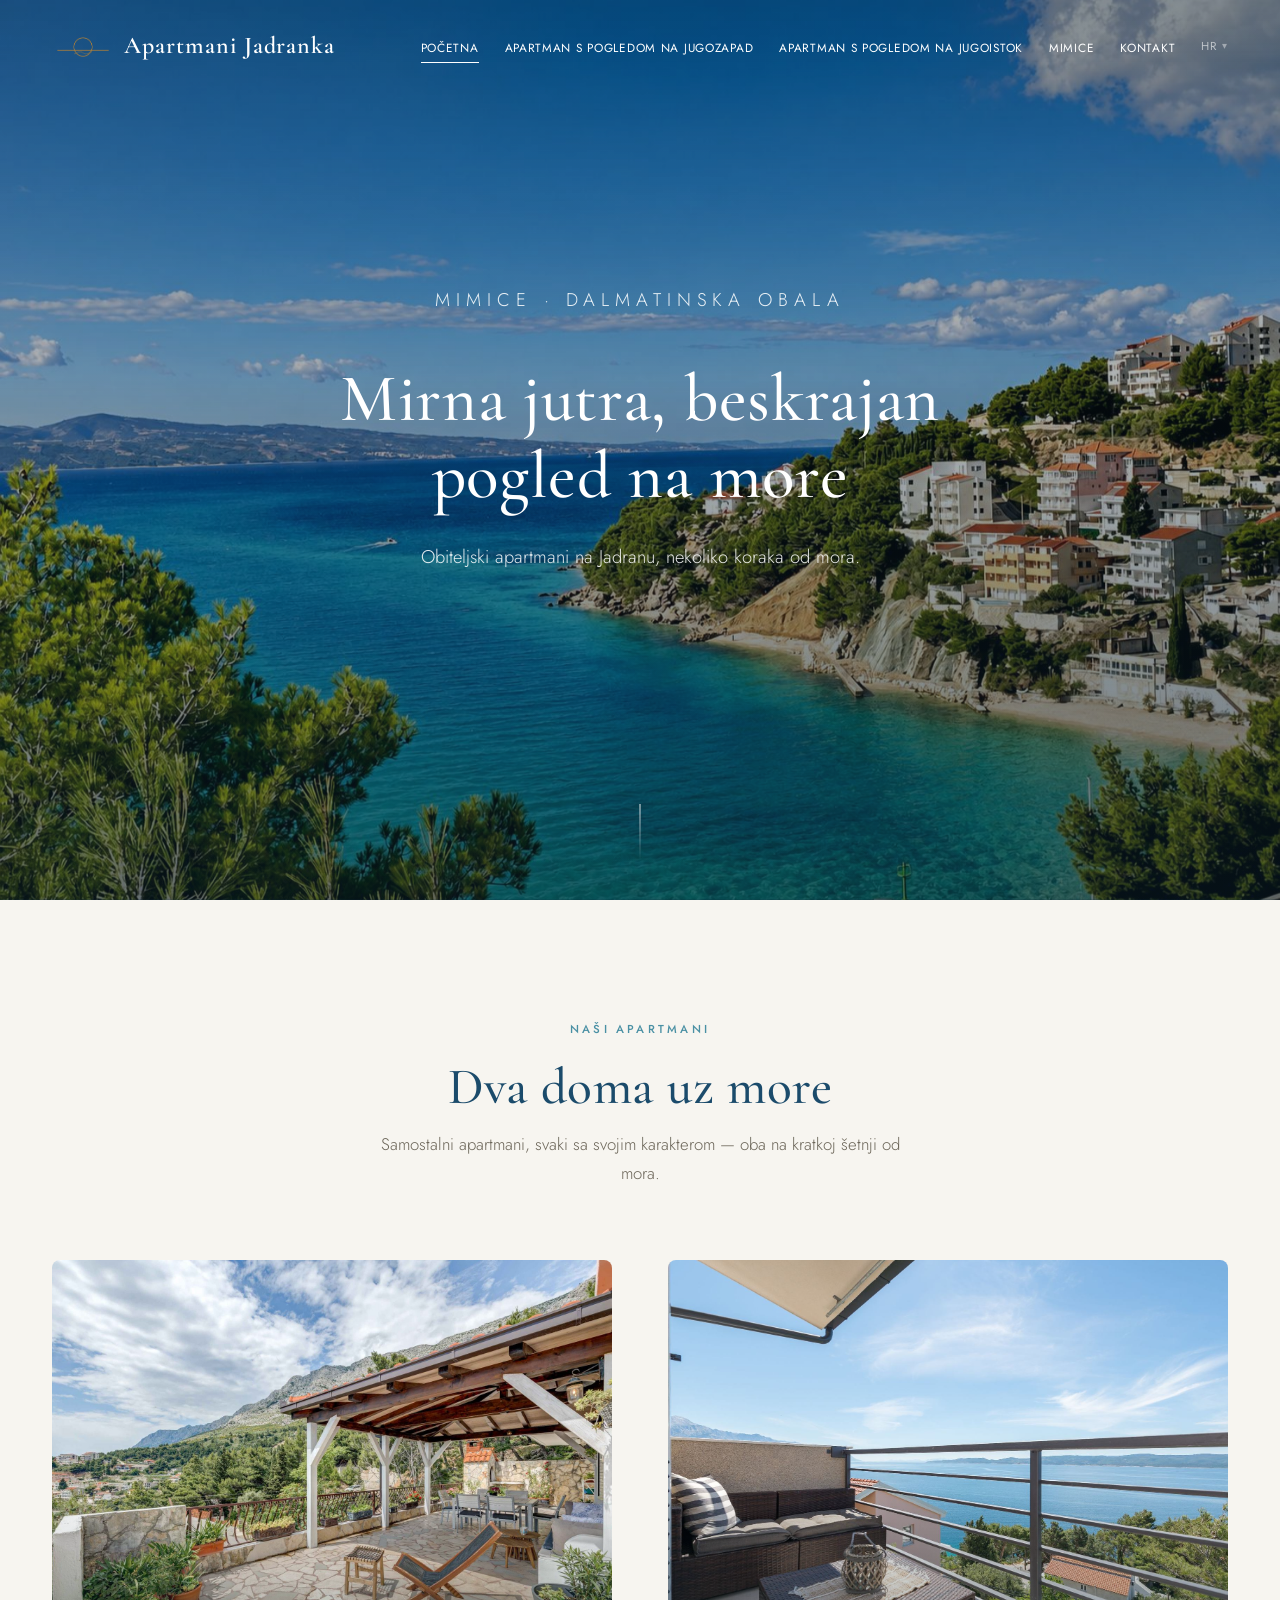
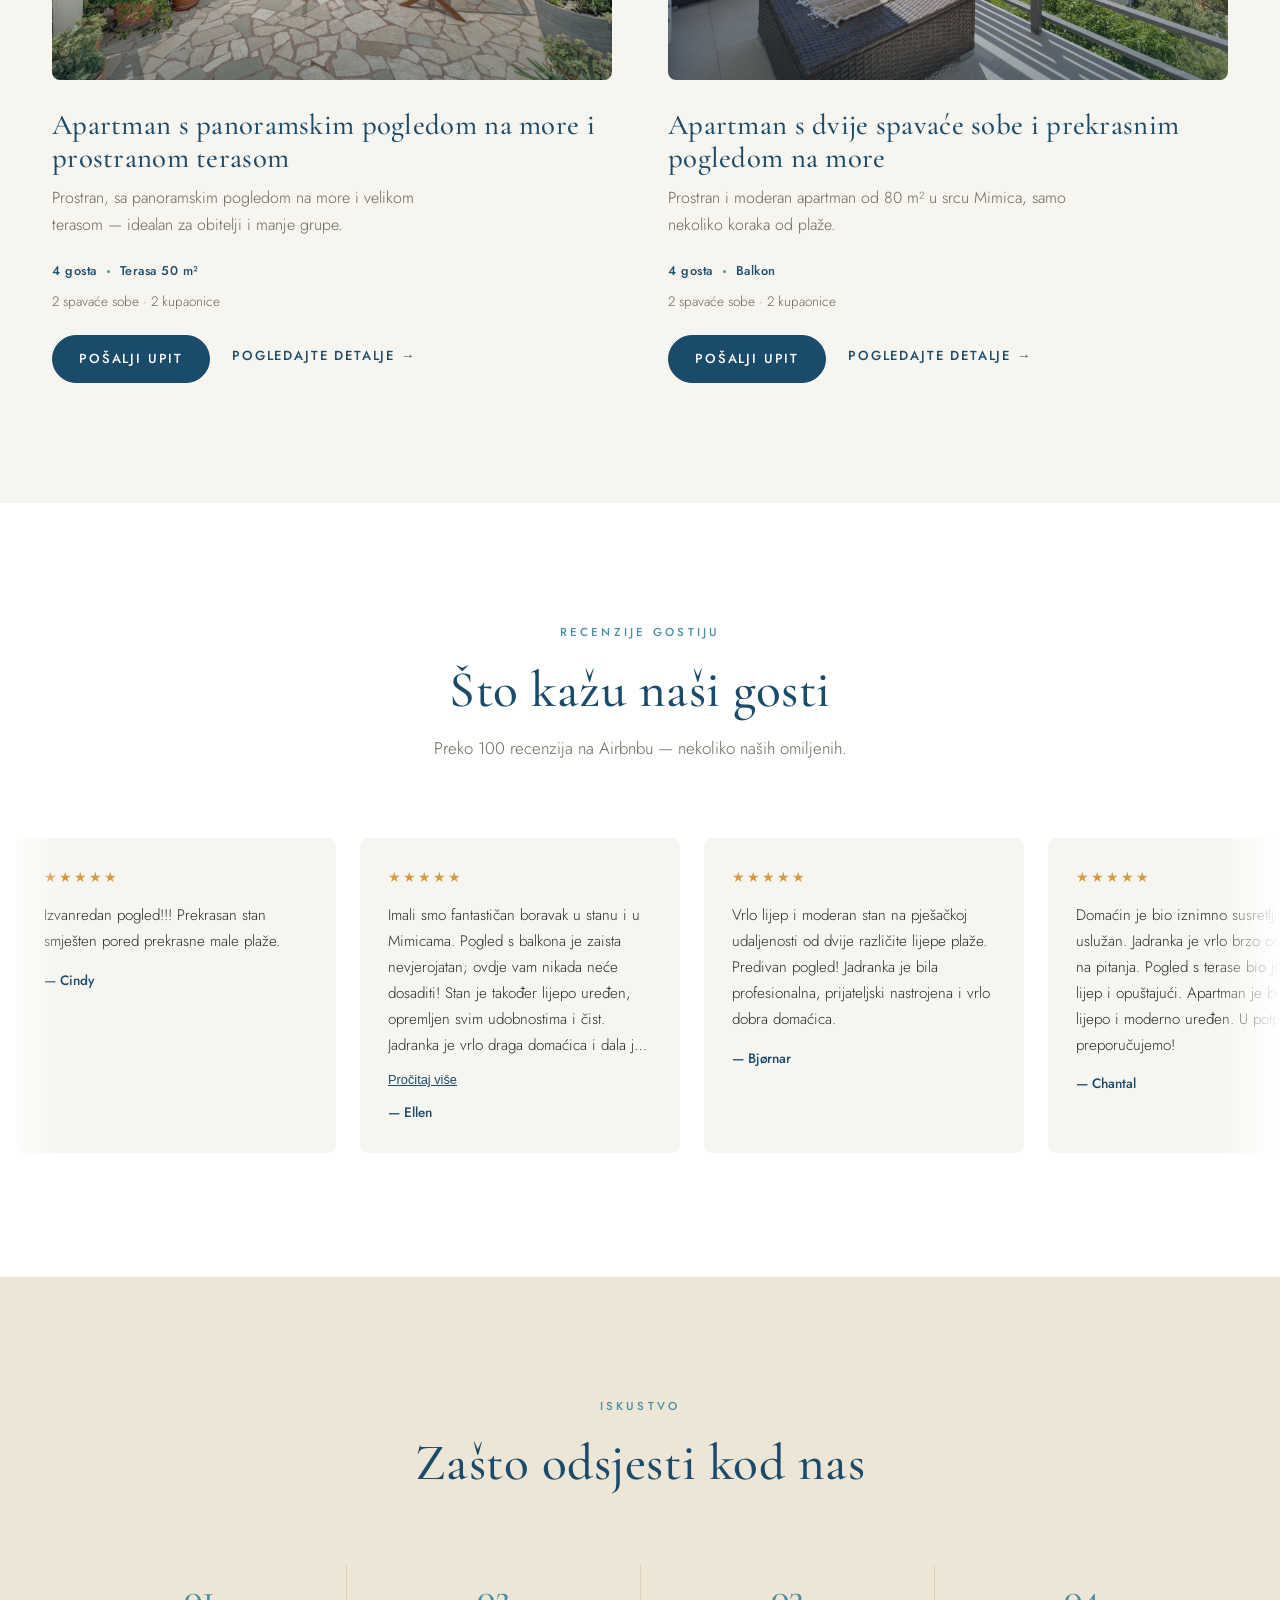
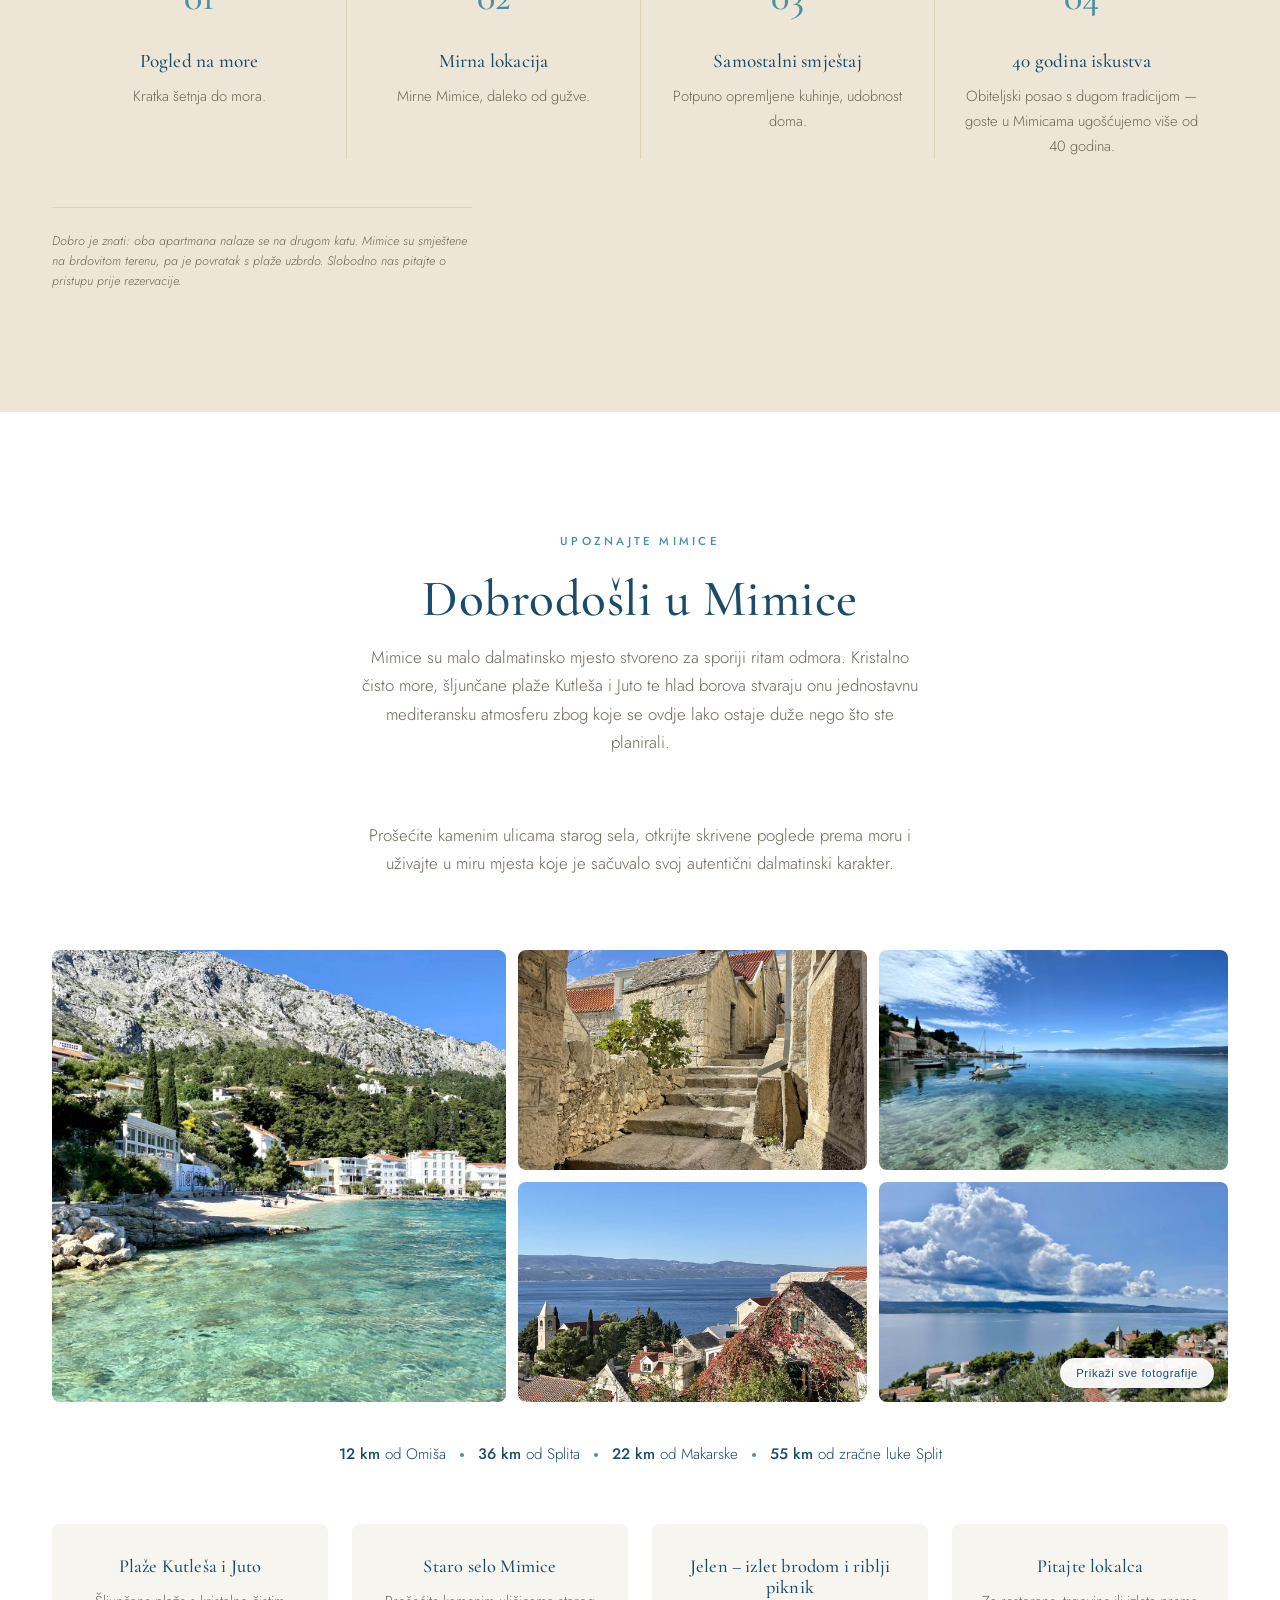
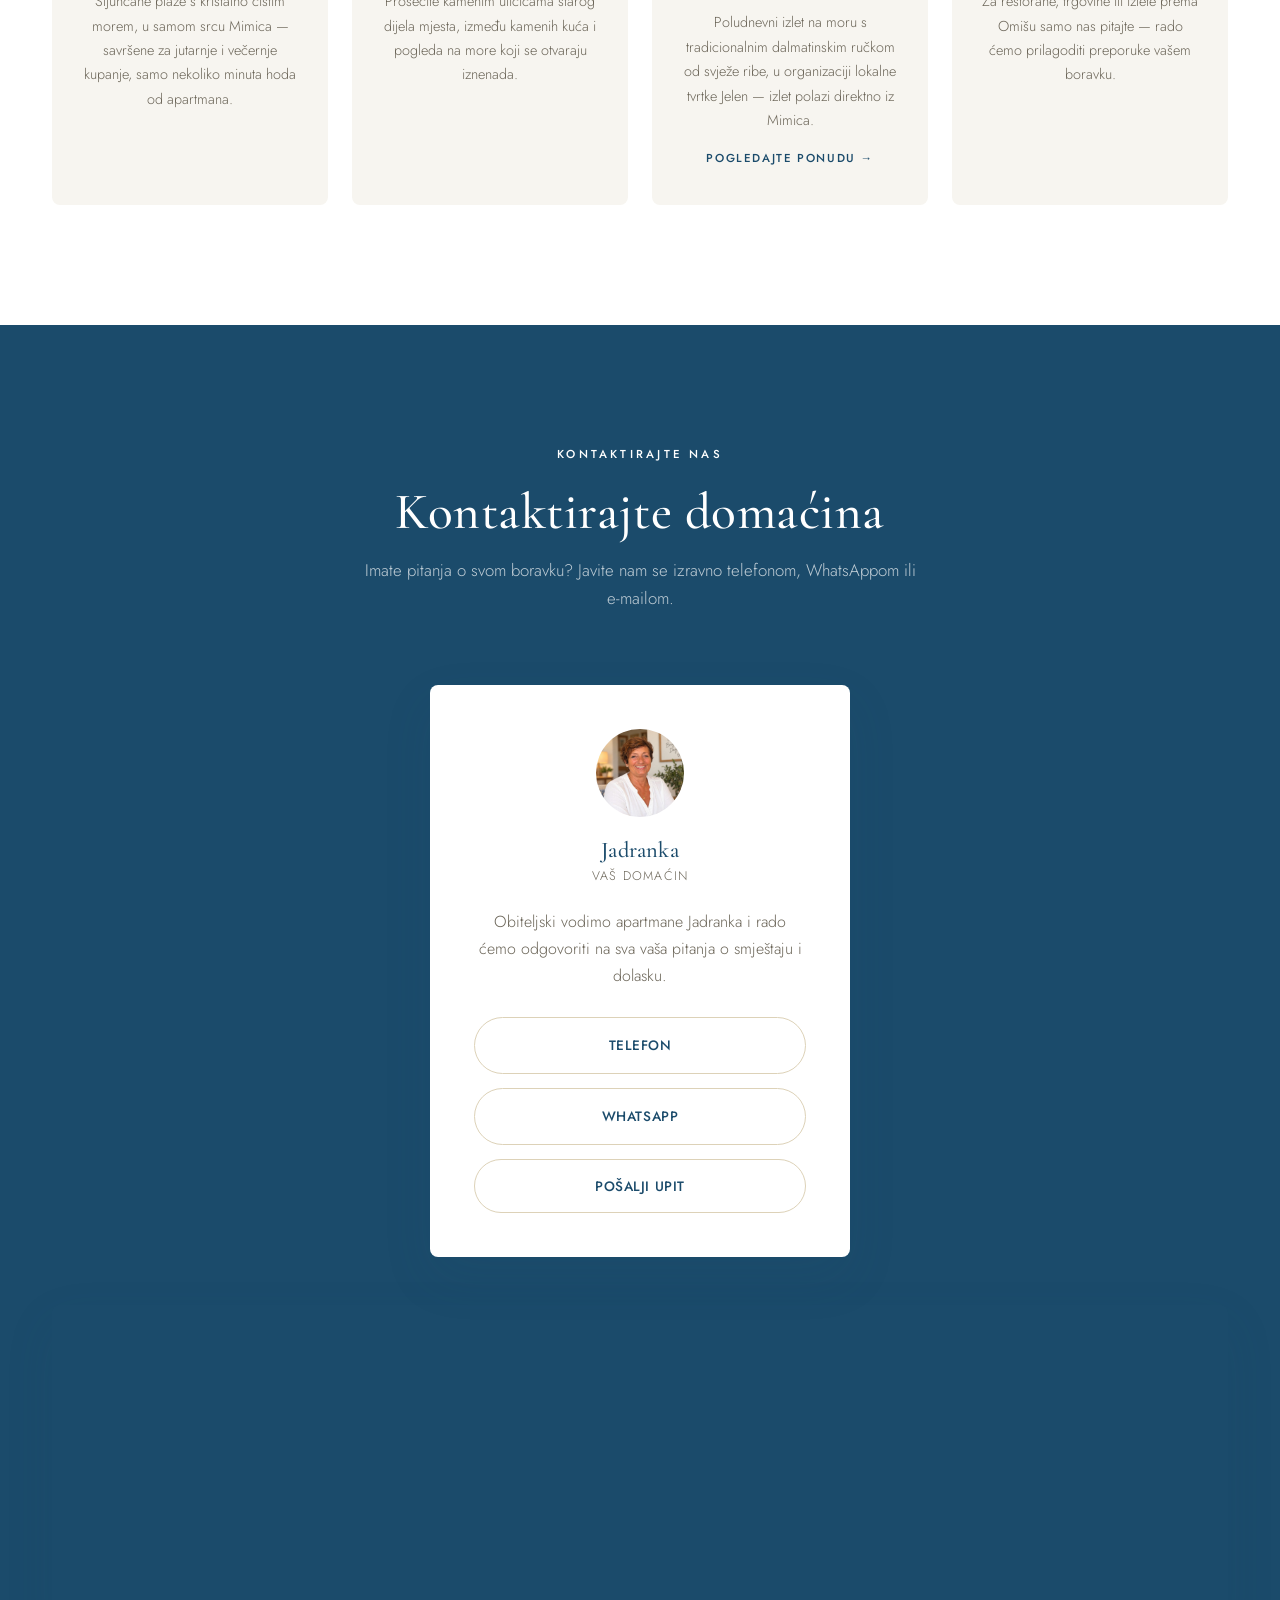
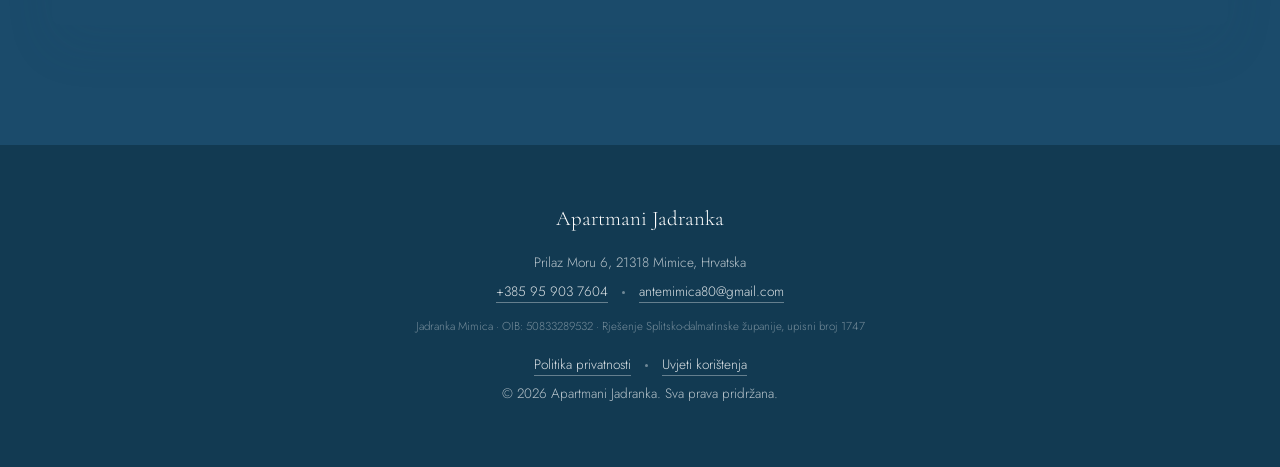
<file: index.html>
<!DOCTYPE html>
<html lang="hr">
<head>
  <!-- Google tag (gtag.js) -->
  <script async src="https://www.googletagmanager.com/gtag/js?id=G-CR2MEZJY6G"></script>
  <script>
    window.dataLayer = window.dataLayer || [];
    function gtag(){dataLayer.push(arguments);}
    gtag('js', new Date());
    gtag('config', 'G-CR2MEZJY6G');
  </script>
  <meta charset="UTF-8">
  <meta name="viewport" content="width=device-width, initial-scale=1.0">
  <title>Apartmani Jadranka Mimice | Smještaj uz more — Omiška rivijera</title>
  <meta name="description" content="Apartmani Jadranka u Mimicama na Omiškoj rivijeri, Dalmacija — dva uređena apartmana uz more s pogledom na more, terasama i klima uređajem, samo nekoliko minuta hoda od plaže. Provjerite dostupnost i rezervirajte direktno.">
  <meta name="keywords" content="apartmani Mimice, smještaj Omiš, apartmani Omiška rivijera, apartman uz more Mimice, privatni smještaj Omiš">
  <meta property="og:title" content="Apartmani Jadranka Mimice — Omiška rivijera">
  <meta property="og:description" content="Dva uređena apartmana uz more u Mimicama, idealno za obiteljski odmor.">
  <meta property="og:image" content="https://mimice.hr/images/mimice-hero.jpg">
  <meta property="og:url" content="https://mimice.hr/">
  <meta property="og:type" content="website">
  <meta name="twitter:card" content="summary_large_image">
  <meta name="twitter:title" content="Apartmani Jadranka Mimice — Omiška rivijera">
  <meta name="twitter:description" content="Dva uređena apartmana uz more u Mimicama, idealno za obiteljski odmor.">
  <meta name="twitter:image" content="https://mimice.hr/images/mimice-hero.jpg">
  <link rel="canonical" href="https://mimice.hr/">
  <link rel="alternate" hreflang="hr" href="https://mimice.hr/">
  <link rel="alternate" hreflang="en" href="https://mimice.hr/en/">
  <link rel="alternate" hreflang="x-default" href="https://mimice.hr/">
  <link rel="preconnect" href="https://fonts.googleapis.com">
  <link rel="preconnect" href="https://fonts.gstatic.com" crossorigin>
  <link href="https://fonts.googleapis.com/css2?family=Cormorant+Garamond:wght@500;600&family=Jost:wght@300;400;500&display=swap" rel="stylesheet">
  <link rel="preload" as="image" href="images/mimice-hero.jpg?v=20260911" fetchpriority="high">
  <link rel="icon" href="images/favicon.ico?v=20261019" sizes="any">
  <link rel="icon" type="image/png" sizes="32x32" href="images/favicon-32x32.png?v=20261019">
  <link rel="icon" type="image/png" sizes="16x16" href="images/favicon-16x16.png?v=20261019">
  <link rel="icon" type="image/png" sizes="48x48" href="images/favicon-48x48.png?v=20261019">
  <link rel="icon" type="image/png" sizes="96x96" href="images/favicon-96x96.png?v=20261019">
  <link rel="apple-touch-icon" href="images/apple-touch-icon.png">
  <link rel="stylesheet" href="css/style.css?v=20260938">
  <script type="application/ld+json">
  {
    "@context": "https://schema.org",
    "@type": "LodgingBusiness",
    "name": "Apartmani Jadranka",
    "description": "Apartmani uz more u Mimicama na Omiškoj rivijeri.",
    "image": "https://mimice.hr/images/mimice-hero.jpg",
    "url": "https://mimice.hr/",
    "telephone": "+385959037604",
    "email": "antemimica80@gmail.com",
    "address": {
      "@type": "PostalAddress",
      "streetAddress": "Prilaz Moru 6",
      "addressLocality": "Mimice",
      "postalCode": "21318",
      "addressRegion": "Splitsko-dalmatinska županija",
      "addressCountry": "HR"
    },
    "geo": {
      "@type": "GeoCoordinates",
      "latitude": 43.404,
      "longitude": 16.813
    },
    "checkinTime": "15:00",
    "checkoutTime": "10:00",
    "amenityFeature": [
      { "@type": "LocationFeatureSpecification", "name": "Free parking", "value": true },
      { "@type": "LocationFeatureSpecification", "name": "Wi-Fi", "value": true },
      { "@type": "LocationFeatureSpecification", "name": "Sea view", "value": true },
      { "@type": "LocationFeatureSpecification", "name": "Air conditioning", "value": true },
      { "@type": "LocationFeatureSpecification", "name": "Mountain view", "value": true },
      { "@type": "LocationFeatureSpecification", "name": "Private entrance", "value": true }
    ]
  }
  </script>
</head>
<body>

  <header class="site-header">
    <nav class="nav">
      <a href="index.html" class="nav-brand"><img src="images/nav-logo-icon.png" alt="Apartmani Jadranka logo" class="nav-logo-icon" width="62" height="28" loading="lazy">Apartmani Jadranka</a>
      <ul class="nav-links">
        <li><a href="index.html" class="active" data-i18n="nav.home">Home</a></li>
        <li><a href="pages/stan.html" data-i18n="nav.stan">Stan</a></li>
        <li><a href="pages/istok.html" data-i18n="nav.istok">Istok</a></li>
        <li><a href="index.html#mimice" data-i18n="nav.mimice">Mimice</a></li>
        <li><a href="index.html#contact" data-i18n="nav.contact">Contact</a></li>
        <li class="lang-switch">
          <button type="button" class="lang-toggle" aria-haspopup="listbox" aria-expanded="false">
            <span class="lang-current">HR</span>
          </button>
          <ul class="lang-menu" role="listbox">
            <li role="option"><button type="button" class="active" data-lang-btn="hr">Hrvatski</button></li>
            <li role="option"><a href="en/index.html" data-lang-btn="en">English</a></li>
            <li role="option"><button type="button" data-lang-btn="de">Deutsch</button></li>
            <li role="option"><button type="button" data-lang-btn="pl">Polski</button></li>
            <li role="option"><button type="button" data-lang-btn="cs">Čeština</button></li>
          </ul>
        </li>
      </ul>
      <button class="nav-toggle" aria-label="Toggle menu" aria-expanded="false">
        <span></span><span></span><span></span>
      </button>
      <div class="nav-backdrop"></div>
    </nav>
  </header>

  <main>

  <!-- ============ HERO ============ -->
  <section class="hero">
    <div class="hero-photo" style="background-image: url('images/mimice-hero.jpg?v=20260911');" aria-hidden="true"></div>
    <div class="weather-badge" id="weather-badge" data-i18n-aria-label="weather.badge_label" aria-label="Current time and temperature in Mimice" aria-live="polite" style="display: none;">
      <span class="weather-icon" id="weather-icon" aria-hidden="true"></span>
      <span class="weather-temp" id="weather-temp"></span>
      <span class="dot" aria-hidden="true"></span>
      <span class="weather-time" id="weather-time"></span>
    </div>
    <div class="hero-content">
      <p class="hero-eyebrow" data-i18n="home.hero.eyebrow">Mimice · Dalmatian Coast</p>
      <h1 data-i18n="home.hero.headline">Slow Mornings, Endless Sea Views</h1>
      <p data-i18n="home.hero.subtitle">Family-run apartments on the Adriatic, steps from the sea.</p>
    </div>
    <div class="scroll-cue"></div>
  </section>

  <!-- ============ INTRO / UNITS OVERVIEW ============ -->
  <section id="units" class="units-overview">
    <div class="container">
      <div class="section-header reveal">
        <span class="eyebrow" data-i18n="home.units.eyebrow">Our Apartments</span>
        <h2 class="section-title" data-i18n="home.units.title">Two Homes by the Sea</h2>
        <p class="section-subtitle" data-i18n="home.units.subtitle">Independent, self-contained apartments — each with its own character, both a short walk from the water.</p>
      </div>

      <div class="units-grid">
        <article class="unit-card reveal">
          <a href="pages/stan.html" class="unit-card-photo" data-i18n-aria-label="stan.display_name" aria-label="Stan"></a>
          <div class="unit-card-body">
            <h3><a href="pages/stan.html" data-i18n="stan.display_name">Stan</a></h3>
            <p data-i18n="home.units.stan_desc">Cozy and light-filled, with a private terrace — ideal for couples and small families.</p>
            <div class="unit-card-meta">
              <span data-i18n="home.units.stan_meta1">Sleeps 4</span>
              <span class="dot"></span>
              <span data-i18n="home.units.stan_meta2">Terrace</span>
            </div>
            <p class="unit-card-rooms" data-i18n="home.units.rooms">2 bedrooms · 2 bathrooms</p>
            <div class="unit-card-actions">
              <a href="pages/stan.html#availability" class="btn btn-primary" data-i18n="home.units.cta">Send Inquiry</a>
              <a href="pages/stan.html" class="text-link" data-i18n="home.units.stan_link">Discover Stan &rarr;</a>
            </div>
          </div>
        </article>

        <article class="unit-card reveal">
          <a href="pages/istok.html" class="unit-card-photo istok" data-i18n-aria-label="istok.display_name" aria-label="Istok"></a>
          <div class="unit-card-body">
            <h3><a href="pages/istok.html" data-i18n="istok.display_name">Istok</a></h3>
            <p data-i18n="home.units.istok_desc">A spacious, modern 80 m² apartment in the heart of Mimice, steps from the beach.</p>
            <div class="unit-card-meta">
              <span data-i18n="home.units.istok_meta1">Sleeps 4</span>
              <span class="dot"></span>
              <span data-i18n="home.units.istok_meta2">Balcony</span>
            </div>
            <p class="unit-card-rooms" data-i18n="home.units.rooms">2 bedrooms · 2 bathrooms</p>
            <div class="unit-card-actions">
              <a href="pages/istok.html#availability" class="btn btn-primary" data-i18n="home.units.cta">Send Inquiry</a>
              <a href="pages/istok.html" class="text-link" data-i18n="home.units.istok_link">Discover Istok &rarr;</a>
            </div>
          </div>
        </article>
      </div>
    </div>
  </section>

  <!-- ============ GUEST REVIEWS ============ -->
  <!-- Real Airbnb reviews (translated into HR/EN) — see js/reviews.js for the
       source data and js/i18n.js for the reviews.N.quote translations. The
       track below is built entirely by JS (duplicated for a seamless loop);
       this container just needs to exist. -->
  <section id="reviews" class="reviews-section">
    <div class="container">
      <div class="section-header reveal">
        <span class="eyebrow" data-i18n="reviews.eyebrow">Guest Reviews</span>
        <h2 class="section-title" data-i18n="reviews.title">What Our Guests Say</h2>
        <p class="section-subtitle" data-i18n="reviews.subtitle">Over 100 reviews on Airbnb — a few of our favorites.</p>
      </div>
    </div>
    <div class="reviews-track-wrap reveal">
      <div class="reviews-track" id="reviews-track"></div>
    </div>
  </section>

  <!-- ============ WHY STAY WITH US ============ -->
  <section class="why-stay">
    <div class="container">
      <div class="section-header reveal">
        <span class="eyebrow" data-i18n="home.why.eyebrow">The Experience</span>
        <h2 class="section-title" data-i18n="home.why.title">Why Stay With Us</h2>
      </div>

      <div class="features-grid reveal">
        <div class="feature-card">
          <div class="feature-icon">01</div>
          <h3 data-i18n="home.why.f1_title">Sea Views</h3>
          <p data-i18n="home.why.f1_desc">A short walk to the water's edge.</p>
        </div>
        <div class="feature-card">
          <div class="feature-icon">02</div>
          <h3 data-i18n="home.why.f2_title">Quiet Location</h3>
          <p data-i18n="home.why.f2_desc">Peaceful Mimice, away from the crowds.</p>
        </div>
        <div class="feature-card">
          <div class="feature-icon">03</div>
          <h3 data-i18n="home.why.f3_title">Self-Catering</h3>
          <p data-i18n="home.why.f3_desc">Fully equipped kitchens, home comforts.</p>
        </div>
        <div class="feature-card">
          <div class="feature-icon">04</div>
          <h3 data-i18n="home.why.f4_title">40 Years of Hospitality</h3>
          <p data-i18n="home.why.f4_desc">A family business with a long tradition — we have been welcoming guests in Mimice for more than 40 years.</p>
        </div>
      </div>

      <p class="why-footnote" data-i18n="home.why.notice">Good to know: both apartments are on the second floor. Mimice sits on a hillside, so the walk back from the beach is uphill. Feel free to ask us about access before booking.</p>
    </div>
  </section>

  <!-- ============ MIMICE ============ -->
  <section id="mimice" class="mimice-section">
    <div class="container">
      <div class="section-header reveal">
        <span class="eyebrow" data-i18n="mimice.eyebrow">Discover Mimice</span>
        <h2 class="section-title" data-i18n="mimice.title">Welcome to Mimice</h2>
        <p class="section-subtitle" data-i18n="mimice.intro">Mimice is a small Dalmatian village made for a slower kind of holiday. Crystal-clear sea, the pebble beaches of Kutleša and Juto, and the shade of pine trees create that simple Mediterranean feeling that makes it easy to stay longer than you planned.</p>
        <p class="section-subtitle" data-i18n="mimice.intro2">Wander the stone streets of the old village, discover hidden glimpses of the sea, and enjoy the peace of a place that has kept its authentic Dalmatian character.</p>
      </div>

      <!-- The 2 "featured" photos (class="gallery-featured") are the ones shown in the
           compact preview (js/gallery.js) before a visitor clicks "Show all photos" — move
           the class to different tiles below to change which photos represent Mimice. -->
      <div class="gallery-grid reveal">
        <div class="gallery-item gallery-featured" style="background: url('images/mimice-1.jpg?v=20260911') center/cover no-repeat;"><span data-i18n="mimice.gallery.1">Mimice Coastline</span></div>
        <div class="gallery-item gallery-featured" style="background: url('images/mimice-2.jpg?v=20260911') center/cover no-repeat;"><span data-i18n="mimice.gallery.2">Old Village Alley</span></div>
        <div class="gallery-item" style="background: url('images/mimice-3.jpg?v=20260911') center/cover no-repeat;"><span data-i18n="mimice.gallery.3">Village Harbour</span></div>
        <div class="gallery-item" style="background: url('images/mimice-4.jpg?v=20260911') center/cover no-repeat;"><span data-i18n="mimice.gallery.4">View Over the Old Village</span></div>
        <div class="gallery-item" style="background: url('images/mimice-5.jpg?v=20260911') center/cover no-repeat;"><span data-i18n="mimice.gallery.5">Mimice from Above</span></div>
        <div class="gallery-item" style="background: url('images/mimice-6.jpg?v=20260911') center/cover no-repeat;"><span data-i18n="mimice.gallery.6">Along the Beach</span></div>
        <div class="gallery-item" style="background: url('images/mimice-7.jpg?v=20260911') center/cover no-repeat;"><span data-i18n="mimice.gallery.7">Summer Days at the Beach</span></div>
        <div class="gallery-item" style="background: url('images/mimice-8.jpg?v=20260911') center/cover no-repeat;"><span data-i18n="mimice.gallery.8">Crystal-Clear Water</span></div>
        <div class="gallery-item" style="background: url('images/mimice-9.jpg?v=20260911') center/cover no-repeat;"><span data-i18n="mimice.gallery.9">A Quiet Cove</span></div>
        <div class="gallery-item" style="background: url('images/mimice-10.jpg?v=20260911') center/cover no-repeat;"><span data-i18n="mimice.gallery.10">Hidden Corner of the Coast</span></div>
        <div class="gallery-item" style="background: url('images/mimice-11.jpg?v=20260911') center/cover no-repeat;"><span data-i18n="mimice.gallery.11">Sunset by the Sea</span></div>
        <div class="gallery-item" style="background: url('images/mimice-12.jpg?v=20260911') center/cover no-repeat;"><span data-i18n="mimice.gallery.12">Evening on the Adriatic</span></div>
        <div class="gallery-item" style="background: url('images/mimice-13.jpg?v=20260911') center/cover no-repeat;"><span data-i18n="mimice.gallery.13">Mimice at Dusk</span></div>
        <div class="gallery-item" style="background: url('images/mimice-14.jpg?v=20260911') center/cover no-repeat;"><span data-i18n="mimice.gallery.14">Mimice by Night</span></div>
      </div>

      <p class="mimice-distances reveal">
        <span><strong>12 km</strong> <span data-i18n="mimice.dist_omis">from Omiš</span></span>
        <span class="dot" aria-hidden="true"></span>
        <span><strong>36 km</strong> <span data-i18n="mimice.dist_split">from Split</span></span>
        <span class="dot" aria-hidden="true"></span>
        <span><strong>22 km</strong> <span data-i18n="mimice.dist_makarska">from Makarska</span></span>
        <span class="dot" aria-hidden="true"></span>
        <span><strong>55 km</strong> <span data-i18n="mimice.dist_airport">from Split Airport</span></span>
      </p>

      <div class="mimice-highlights reveal">
        <div class="mimice-highlight-card">
          <h3 data-i18n="mimice.highlight1_title">Kutleša &amp; Juto Beaches</h3>
          <p data-i18n="mimice.highlight1_desc">Pebble beaches with crystal-clear water, right by the village. Bring water shoes — the walk back home is uphill.</p>
        </div>
        <div class="mimice-highlight-card">
          <h3 data-i18n="mimice.highlight2_title">The Old Stone Village</h3>
          <p data-i18n="mimice.highlight2_desc">Wander the stone lanes of the old village, between traditional houses and sudden glimpses of the sea.</p>
        </div>
        <div class="mimice-highlight-card">
          <h3 data-i18n="mimice.highlight3_title">Jelen – Boat Tour &amp; Fish Picnic</h3>
          <p data-i18n="mimice.highlight3_desc">A half-day trip on the water with a traditional Dalmatian fish lunch, run by the local Jelen boat tours — departing right from Mimice.</p>
          <a href="https://jelenmimice.com/" target="_blank" rel="noopener" class="text-link mimice-highlight-link" data-i18n="mimice.highlight3_link">View their tours →</a>
        </div>
        <div class="mimice-highlight-card">
          <h3 data-i18n="mimice.highlight4_title">Ask a Local</h3>
          <p data-i18n="mimice.highlight4_desc">For restaurants, shops, or trips toward Omiš, just ask us — we are happy to tailor suggestions to your stay.</p>
        </div>
      </div>
    </div>
  </section>

  <!-- ============ CONTACT / MESSAGE HOST ============ -->
  <section id="contact" class="contact-section">
    <div class="container">
      <div class="section-header reveal">
        <span class="eyebrow" data-i18n="contact.eyebrow">Get in Touch</span>
        <h2 class="section-title" data-i18n="contact.title">Message Your Host</h2>
        <p class="section-subtitle" data-i18n="contact.subtitle">Questions about your stay? Send us a message and we'll reply directly to your email.</p>
      </div>

      <div class="contact-grid contact-grid-solo reveal">
        <div class="host-card">
          <img class="host-avatar" src="images/host-jadranka.jpg" alt="Jadranka, domaćica Apartmana Jadranka u Mimicama" loading="lazy">
          <h3 class="host-name" data-i18n="contact.host_name">Jadranka</h3>
          <p class="host-role" data-i18n="contact.host_role">Your Host</p>
          <p class="host-blurb" data-i18n="contact.host_blurb">We run Apartmani Jadranka as a family and are always happy to answer your questions about the apartments and your stay.</p>
          <div class="host-contact-links">
            <a href="tel:+385959037604" class="host-contact-btn" data-i18n="contact.phone_cta">Phone</a>
            <a href="https://wa.me/385959037604" target="_blank" rel="noopener" class="host-contact-btn" data-i18n="contact.whatsapp_cta">WhatsApp</a>
            <button type="button" class="host-contact-btn" id="host-email-toggle" aria-expanded="false" aria-controls="host-email-form" data-i18n="contact.inquiry_cta">Send Inquiry</button>
          </div>

          <form id="host-email-form" class="inquiry-form host-email-form" action="https://formspree.io/f/xjyvnqla" method="POST" style="display: none;">
            <input type="text" name="_gotcha" style="display: none;" tabindex="-1" autocomplete="off">
            <input type="hidden" name="_subject" value="New message from mimice.hr">

            <div class="form-group">
              <label for="host-email-name" data-i18n="contact.form_name">Full Name</label>
              <input type="text" id="host-email-name" name="name" data-i18n-placeholder="contact.form_name_ph" placeholder="Your name" required>
            </div>
            <div class="form-group">
              <label for="host-email-email" data-i18n="contact.form_email">Email</label>
              <input type="email" id="host-email-email" name="email" placeholder="you@example.com" required>
            </div>
            <div class="form-group">
              <label for="host-email-message" data-i18n="contact.form_message">Message</label>
              <textarea id="host-email-message" name="message" data-i18n-placeholder="contact.host_form_message_ph" placeholder="How can we help?" required></textarea>
            </div>

            <button type="submit" class="btn btn-primary" data-i18n="contact.host_form_submit">Send Message</button>
            <div id="host-email-status" class="form-status" role="status"></div>
          </form>
        </div>
      </div>

      <div class="contact-map reveal">
        <iframe
          src="https://www.google.com/maps?q=Prilaz+Moru+6,+21318+Mimice,+Croatia&output=embed"
          width="100%" height="320" style="border:0;" allowfullscreen="" loading="lazy"
          referrerpolicy="no-referrer-when-downgrade"
          title="Apartmani Jadranka — Prilaz Moru 6, Mimice"></iframe>
      </div>
    </div>
  </section>

  </main>

  <footer class="site-footer">
    <div class="container">
      <p class="footer-brand">Apartmani Jadranka</p>
      <p data-i18n="footer.address">Prilaz Moru 6, 21318 Mimice, Hrvatska</p>
      <p class="footer-contact">
        <a href="tel:+385959037604">+385 95 903 7604</a>
        <span class="dot" aria-hidden="true"></span>
        <a href="mailto:antemimica80@gmail.com">antemimica80@gmail.com</a>
      </p>
      <p class="footer-legal-id" data-i18n="footer.legal_id">Jadranka Mimica · OIB: 50833289532 · Approval by Split-Dalmatia County, registration no. 1747</p>
      <p class="footer-links">
        <a href="privacy.html" data-i18n="footer.privacy_link">Privacy Policy</a>
        <span class="dot" aria-hidden="true"></span>
        <a href="terms.html" data-i18n="footer.terms_link">Terms of Use</a>
      </p>
      <p>&copy; <span id="year"></span> Apartmani Jadranka. <span data-i18n="footer.rights">All rights reserved.</span></p>
    </div>
  </footer>

  <script src="js/i18n.js?v=20260938"></script>
  <script src="js/main.js?v=20260927"></script>
  <script src="js/gallery.js?v=20260911"></script>
  <script src="js/reviews.js?v=20260913"></script>
  <script>document.getElementById('year').textContent = new Date().getFullYear();</script>
</body>
</html>
</file>
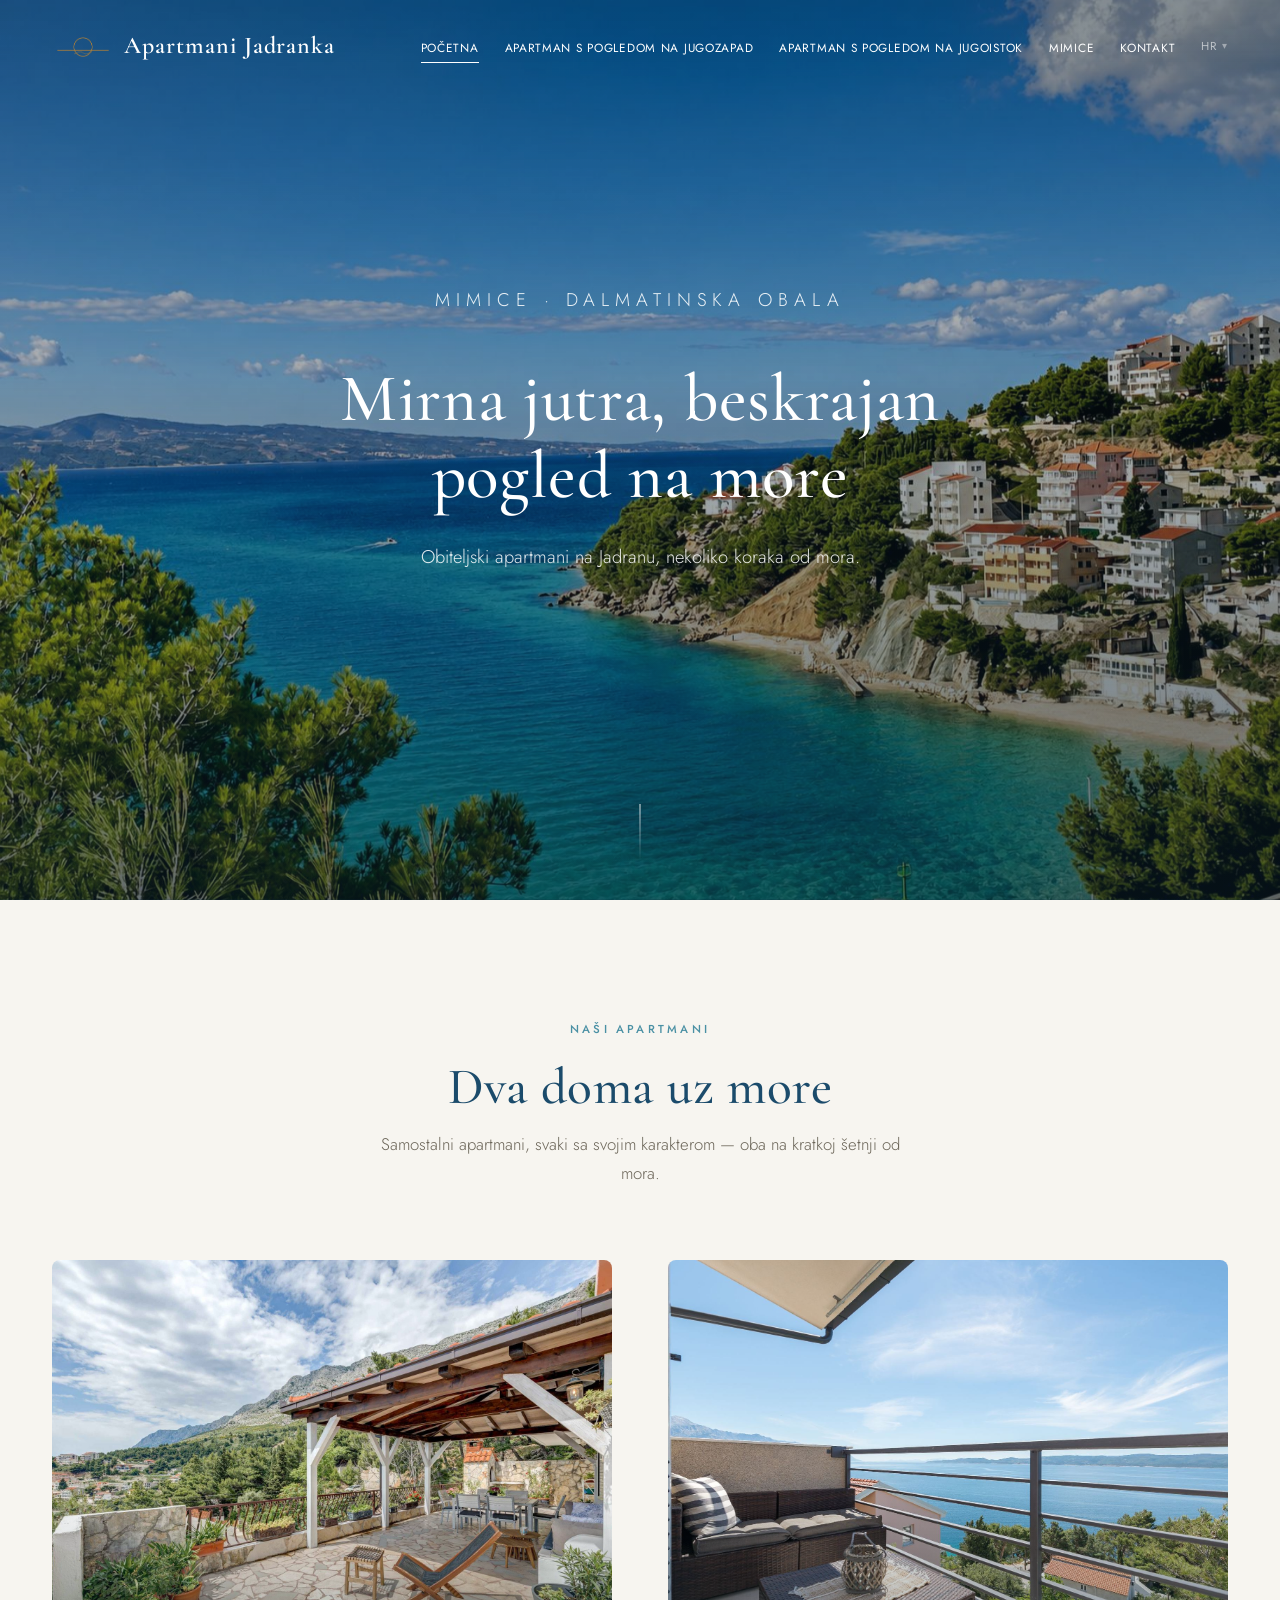
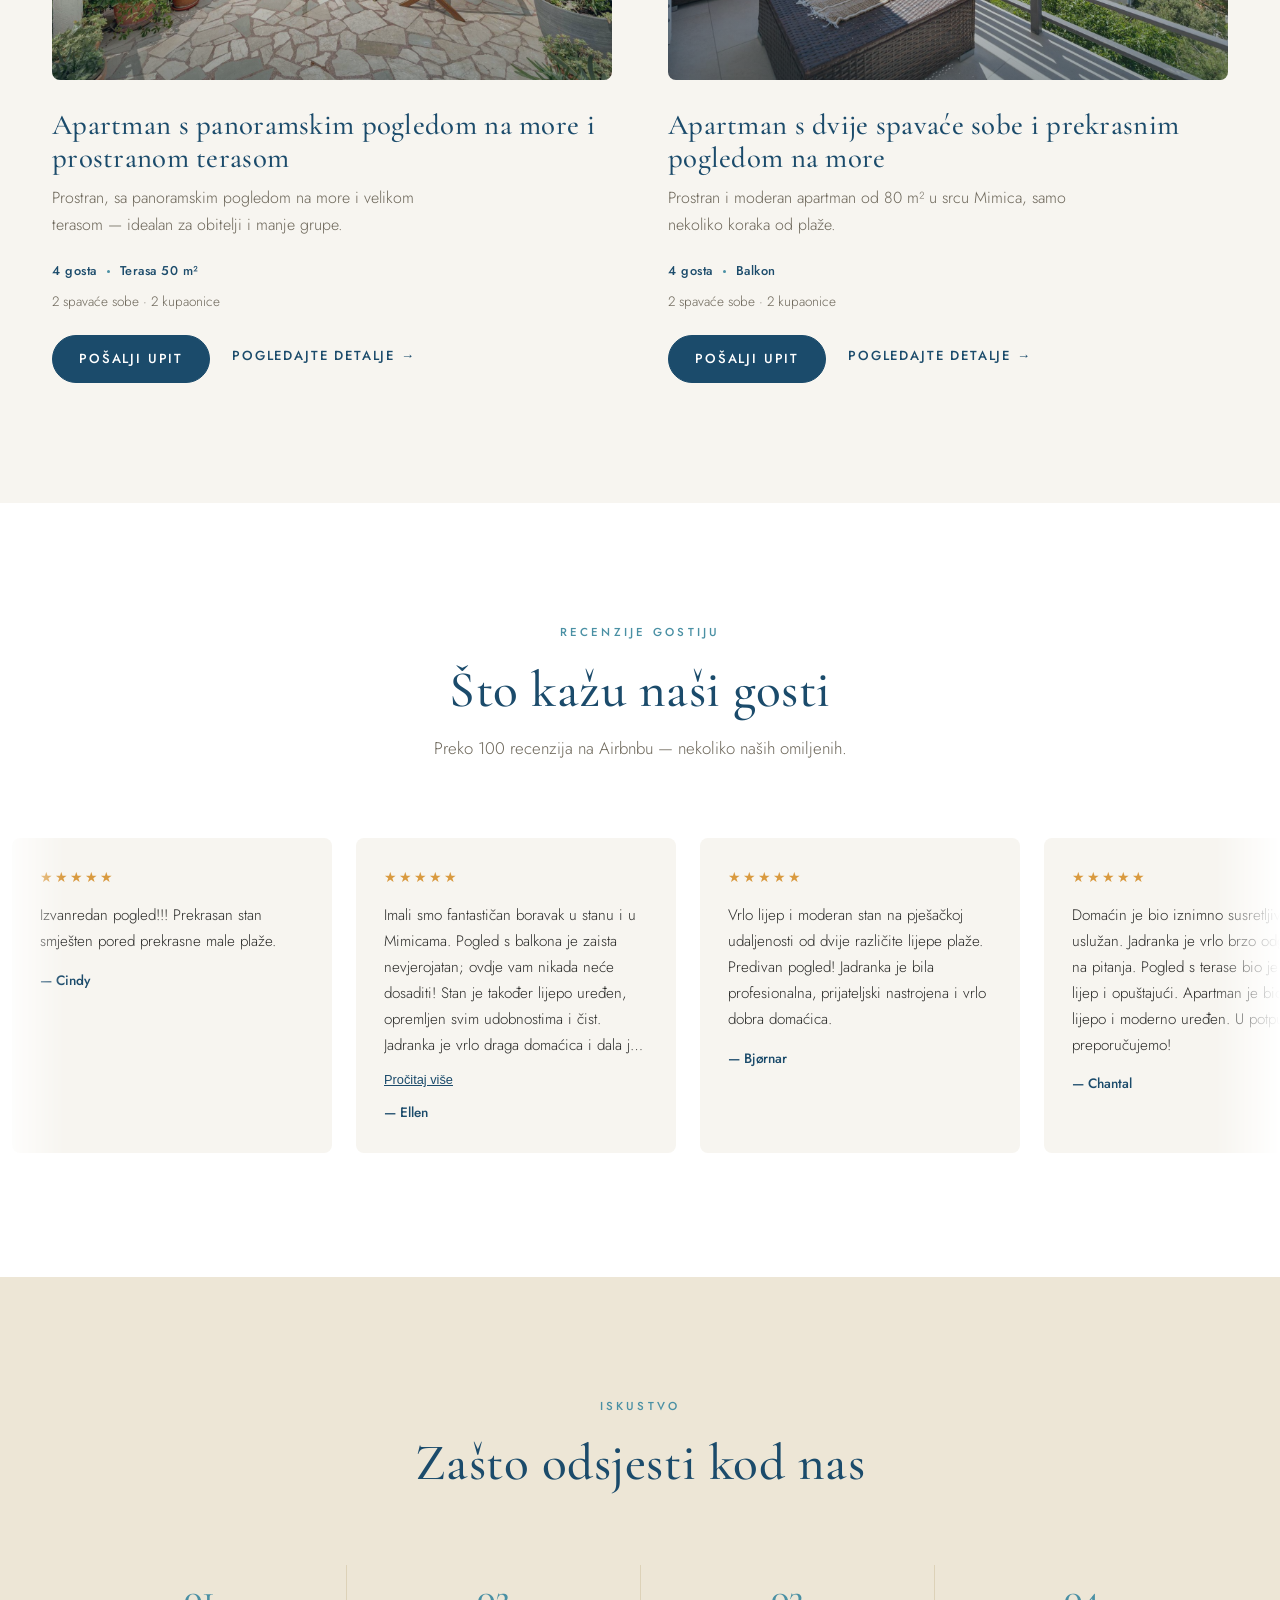
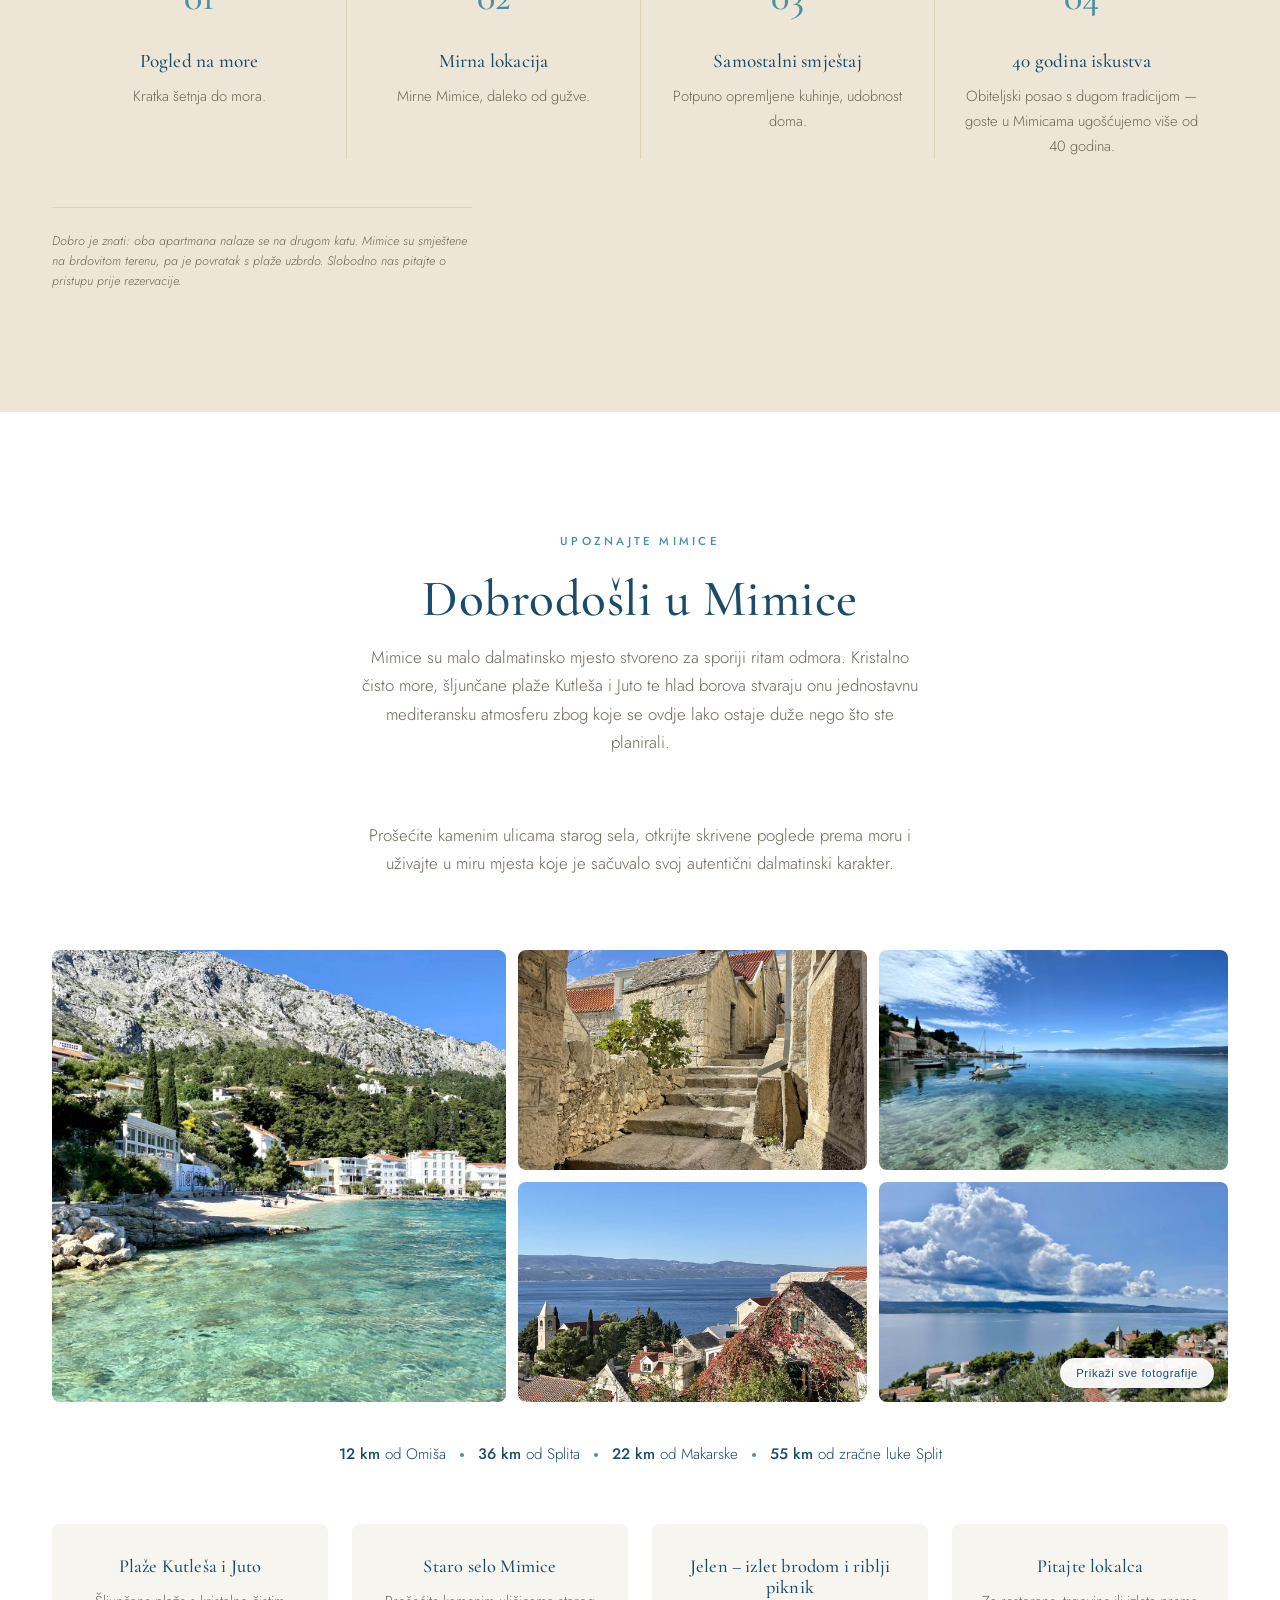
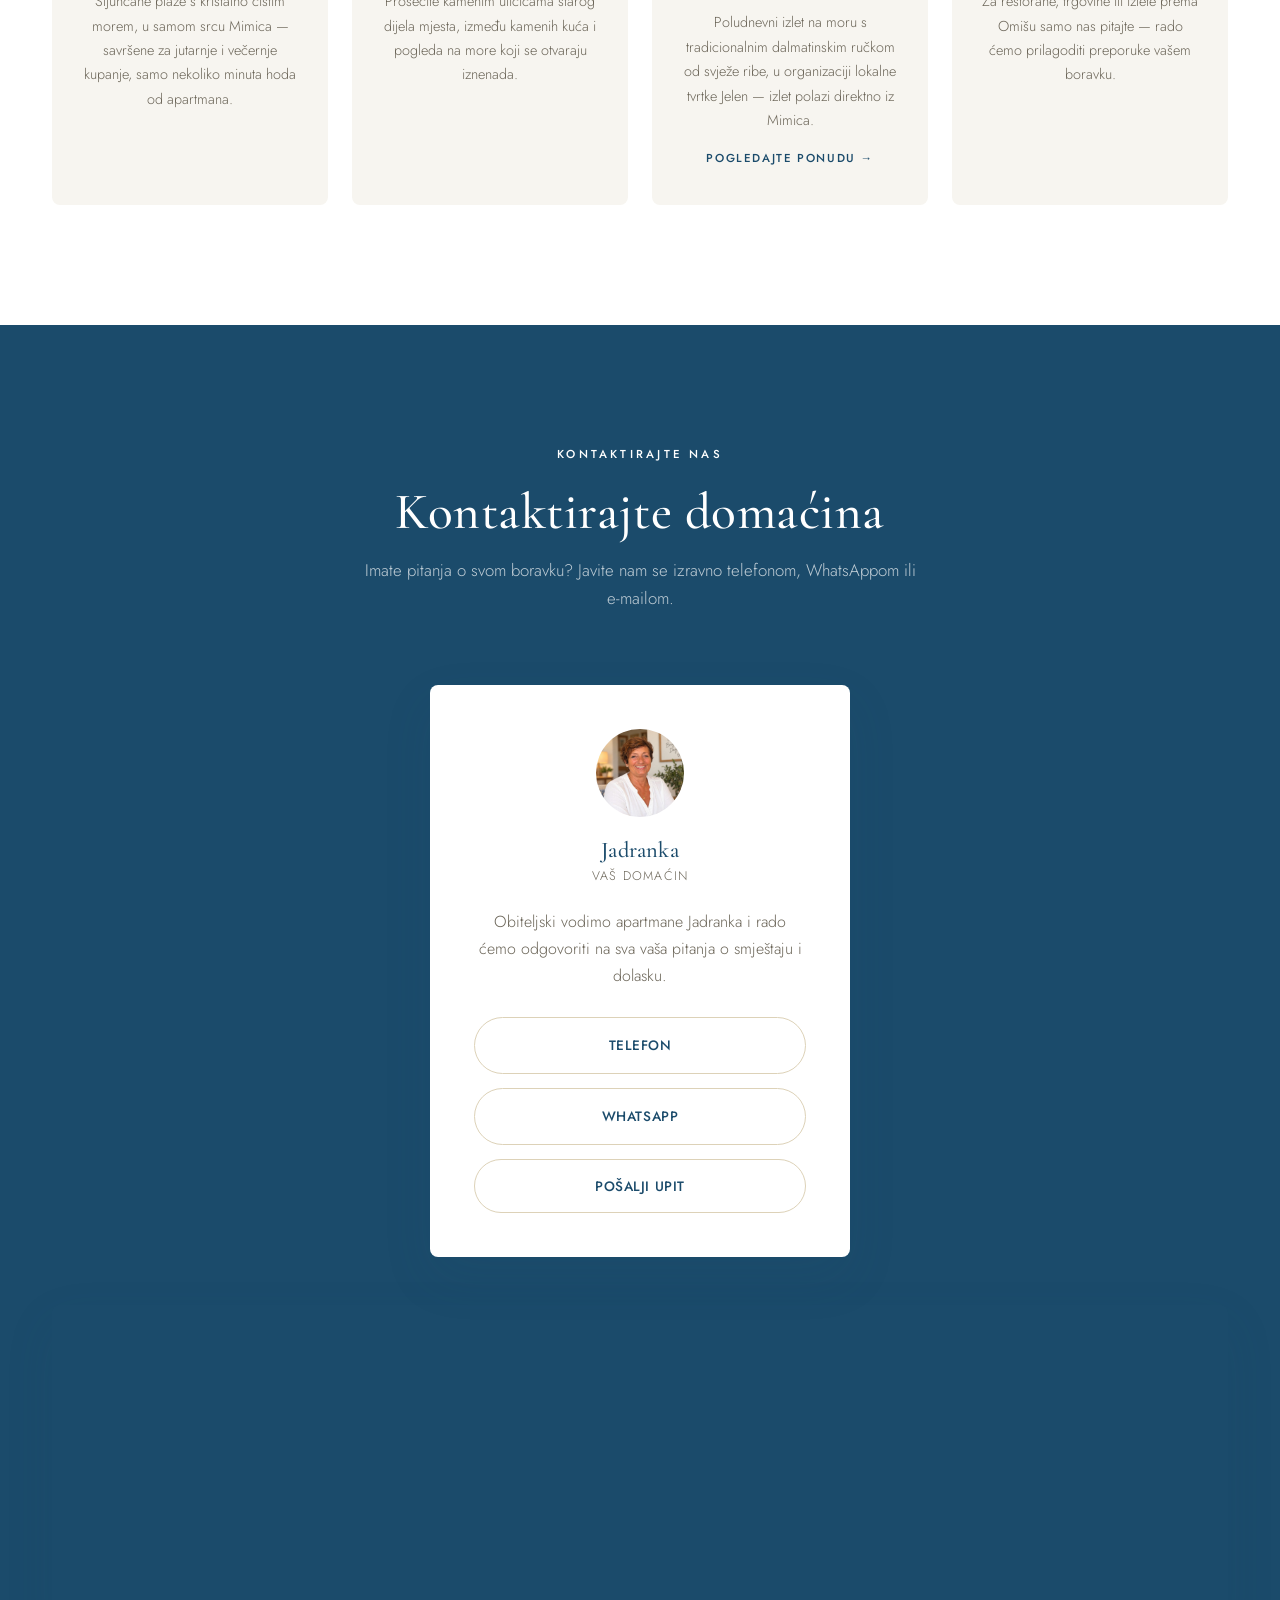
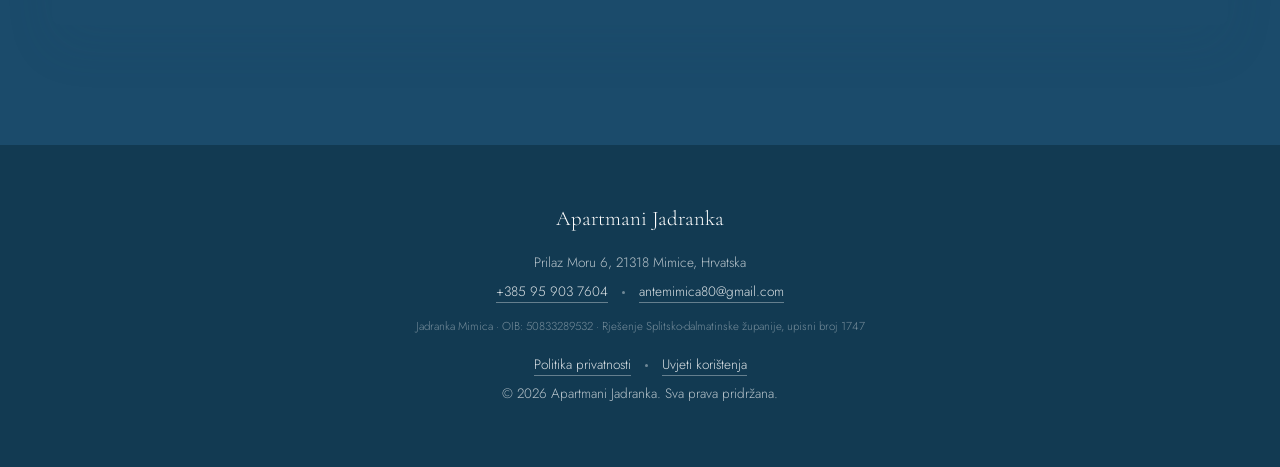
<file: en/index.html>
<!DOCTYPE html>
<html lang="en">
<head>
  <!-- Google tag (gtag.js) -->
  <script async src="https://www.googletagmanager.com/gtag/js?id=G-CR2MEZJY6G"></script>
  <script>
    window.dataLayer = window.dataLayer || [];
    function gtag(){dataLayer.push(arguments);}
    gtag('js', new Date());
    gtag('config', 'G-CR2MEZJY6G');
  </script>
  <meta charset="UTF-8">
  <meta name="viewport" content="width=device-width, initial-scale=1.0">
  <title>Apartmani Jadranka Mimice | Seaside Accommodation on the Omiš Riviera</title>
  <meta name="description" content="Apartmani Jadranka in Mimice on the Omiš Riviera, Dalmatia, Croatia — two furnished seaside apartments with sea views, terraces, and air conditioning, just minutes' walk from the beach. Check availability and book directly.">
  <meta name="keywords" content="apartments Mimice, accommodation Omiš, apartments Omiš Riviera, seaside apartment Mimice, private accommodation Omiš, Dalmatia Croatia">
  <meta property="og:title" content="Apartmani Jadranka Mimice — Omiš Riviera">
  <meta property="og:description" content="Two furnished seaside apartments in Mimice, Croatia — ideal for a family holiday.">
  <meta property="og:image" content="https://mimice.hr/images/mimice-hero.jpg">
  <meta property="og:url" content="https://mimice.hr/en/">
  <meta property="og:type" content="website">
  <meta name="twitter:card" content="summary_large_image">
  <meta name="twitter:title" content="Apartmani Jadranka Mimice — Omiš Riviera">
  <meta name="twitter:description" content="Two furnished seaside apartments in Mimice, Croatia — ideal for a family holiday.">
  <meta name="twitter:image" content="https://mimice.hr/images/mimice-hero.jpg">
  <link rel="canonical" href="https://mimice.hr/en/">
  <link rel="alternate" hreflang="hr" href="https://mimice.hr/">
  <link rel="alternate" hreflang="en" href="https://mimice.hr/en/">
  <link rel="alternate" hreflang="x-default" href="https://mimice.hr/">
  <link rel="preconnect" href="https://fonts.googleapis.com">
  <link rel="preconnect" href="https://fonts.gstatic.com" crossorigin>
  <link href="https://fonts.googleapis.com/css2?family=Cormorant+Garamond:wght@500;600&family=Jost:wght@300;400;500&display=swap" rel="stylesheet">
  <link rel="preload" as="image" href="../images/mimice-hero.jpg?v=20260911" fetchpriority="high">
  <link rel="icon" href="../images/favicon.ico?v=20261019" sizes="any">
  <link rel="icon" type="image/png" sizes="32x32" href="../images/favicon-32x32.png?v=20261019">
  <link rel="icon" type="image/png" sizes="16x16" href="../images/favicon-16x16.png?v=20261019">
  <link rel="icon" type="image/png" sizes="48x48" href="../images/favicon-48x48.png?v=20261019">
  <link rel="icon" type="image/png" sizes="96x96" href="../images/favicon-96x96.png?v=20261019">
  <link rel="apple-touch-icon" href="../images/apple-touch-icon.png">
  <link rel="stylesheet" href="../css/style.css?v=20260938">
  <script type="application/ld+json">
  {
    "@context": "https://schema.org",
    "@type": "LodgingBusiness",
    "name": "Apartmani Jadranka",
    "description": "Seaside apartments in Mimice on the Omiš Riviera, Croatia.",
    "image": "https://mimice.hr/images/mimice-hero.jpg",
    "url": "https://mimice.hr/en/",
    "telephone": "+385959037604",
    "email": "antemimica80@gmail.com",
    "address": {
      "@type": "PostalAddress",
      "streetAddress": "Prilaz Moru 6",
      "addressLocality": "Mimice",
      "postalCode": "21318",
      "addressRegion": "Splitsko-dalmatinska županija",
      "addressCountry": "HR"
    },
    "geo": {
      "@type": "GeoCoordinates",
      "latitude": 43.404,
      "longitude": 16.813
    },
    "checkinTime": "15:00",
    "checkoutTime": "10:00",
    "amenityFeature": [
      { "@type": "LocationFeatureSpecification", "name": "Free parking", "value": true },
      { "@type": "LocationFeatureSpecification", "name": "Wi-Fi", "value": true },
      { "@type": "LocationFeatureSpecification", "name": "Sea view", "value": true },
      { "@type": "LocationFeatureSpecification", "name": "Air conditioning", "value": true },
      { "@type": "LocationFeatureSpecification", "name": "Mountain view", "value": true },
      { "@type": "LocationFeatureSpecification", "name": "Private entrance", "value": true }
    ]
  }
  </script>
</head>
<body>

  <header class="site-header">
    <nav class="nav">
      <a href="index.html" class="nav-brand"><img src="../images/nav-logo-icon.png" alt="Apartmani Jadranka logo" class="nav-logo-icon" width="62" height="28" loading="lazy">Apartmani Jadranka</a>
      <ul class="nav-links">
        <li><a href="index.html" class="active" data-i18n="nav.home">Home</a></li>
        <li><a href="pages/stan.html" data-i18n="nav.stan">South West View Apartment</a></li>
        <li><a href="pages/istok.html" data-i18n="nav.istok">South East View Apartment</a></li>
        <li><a href="index.html#mimice" data-i18n="nav.mimice">Mimice</a></li>
        <li><a href="index.html#contact" data-i18n="nav.contact">Contact</a></li>
        <li class="lang-switch">
          <button type="button" class="lang-toggle" aria-haspopup="listbox" aria-expanded="false">
            <span class="lang-current">EN</span>
          </button>
          <ul class="lang-menu" role="listbox">
            <li role="option"><a href="../index.html" data-lang-btn="hr">Hrvatski</a></li>
            <li role="option"><button type="button" class="active" data-lang-btn="en">English</button></li>
            <li role="option"><button type="button" data-lang-btn="de">Deutsch</button></li>
            <li role="option"><button type="button" data-lang-btn="pl">Polski</button></li>
            <li role="option"><button type="button" data-lang-btn="cs">Čeština</button></li>
          </ul>
        </li>
      </ul>
      <button class="nav-toggle" aria-label="Toggle menu" aria-expanded="false">
        <span></span><span></span><span></span>
      </button>
      <div class="nav-backdrop"></div>
    </nav>
  </header>

  <main>

  <!-- ============ HERO ============ -->
  <section class="hero">
    <div class="hero-photo" style="background-image: url('../images/mimice-hero.jpg?v=20260911');" aria-hidden="true"></div>
    <div class="weather-badge" id="weather-badge" data-i18n-aria-label="weather.badge_label" aria-label="Current time and temperature in Mimice" aria-live="polite" style="display: none;">
      <span class="weather-icon" id="weather-icon" aria-hidden="true"></span>
      <span class="weather-temp" id="weather-temp"></span>
      <span class="dot" aria-hidden="true"></span>
      <span class="weather-time" id="weather-time"></span>
    </div>
    <div class="hero-content">
      <p class="hero-eyebrow" data-i18n="home.hero.eyebrow">Mimice · Dalmatian Coast</p>
      <h1 data-i18n="home.hero.headline">Slow Mornings, Endless Sea Views</h1>
      <p data-i18n="home.hero.subtitle">Family-run apartments on the Adriatic, steps from the sea.</p>
    </div>
    <div class="scroll-cue"></div>
  </section>

  <!-- ============ INTRO / UNITS OVERVIEW ============ -->
  <section id="units" class="units-overview">
    <div class="container">
      <div class="section-header reveal">
        <span class="eyebrow" data-i18n="home.units.eyebrow">Our Apartments</span>
        <h2 class="section-title" data-i18n="home.units.title">Two Homes by the Sea</h2>
        <p class="section-subtitle" data-i18n="home.units.subtitle">Independent, self-contained apartments — each with its own character, both a short walk from the water.</p>
      </div>

      <div class="units-grid">
        <article class="unit-card reveal">
          <a href="pages/stan.html" class="unit-card-photo" data-i18n-aria-label="stan.display_name" aria-label="Panoramic Sea View Apartment with Spacious Terrace"></a>
          <div class="unit-card-body">
            <h3><a href="pages/stan.html" data-i18n="stan.display_name">Panoramic Sea View Apartment with Spacious Terrace</a></h3>
            <p data-i18n="home.units.stan_desc">Spacious, with panoramic sea views and a large terrace — ideal for families and small groups.</p>
            <div class="unit-card-meta">
              <span data-i18n="home.units.stan_meta1">Sleeps 4</span>
              <span class="dot"></span>
              <span data-i18n="home.units.stan_meta2">50 m² Terrace</span>
            </div>
            <p class="unit-card-rooms" data-i18n="home.units.rooms">2 bedrooms · 2 bathrooms</p>
            <div class="unit-card-actions">
              <a href="pages/stan.html#availability" class="btn btn-primary" data-i18n="home.units.cta">Send Inquiry</a>
              <a href="pages/stan.html" class="text-link" data-i18n="home.units.stan_link">View Details →</a>
            </div>
          </div>
        </article>

        <article class="unit-card reveal">
          <a href="pages/istok.html" class="unit-card-photo istok" data-i18n-aria-label="istok.display_name" aria-label="Two-Bedroom Apartment with Stunning Sea View"></a>
          <div class="unit-card-body">
            <h3><a href="pages/istok.html" data-i18n="istok.display_name">Two-Bedroom Apartment with Stunning Sea View</a></h3>
            <p data-i18n="home.units.istok_desc">A spacious, modern 80 m² apartment in the heart of Mimice, steps from the beach.</p>
            <div class="unit-card-meta">
              <span data-i18n="home.units.istok_meta1">Sleeps 4</span>
              <span class="dot"></span>
              <span data-i18n="home.units.istok_meta2">Balcony</span>
            </div>
            <p class="unit-card-rooms" data-i18n="home.units.rooms">2 bedrooms · 2 bathrooms</p>
            <div class="unit-card-actions">
              <a href="pages/istok.html#availability" class="btn btn-primary" data-i18n="home.units.cta">Send Inquiry</a>
              <a href="pages/istok.html" class="text-link" data-i18n="home.units.istok_link">View Details →</a>
            </div>
          </div>
        </article>
      </div>
    </div>
  </section>

  <!-- ============ GUEST REVIEWS ============ -->
  <!-- Real Airbnb reviews (translated into HR/EN) — see js/reviews.js for the
       source data and js/i18n.js for the reviews.N.quote translations. The
       track below is built entirely by JS (duplicated for a seamless loop);
       this container just needs to exist. -->
  <section id="reviews" class="reviews-section">
    <div class="container">
      <div class="section-header reveal">
        <span class="eyebrow" data-i18n="reviews.eyebrow">Guest Reviews</span>
        <h2 class="section-title" data-i18n="reviews.title">What Our Guests Say</h2>
        <p class="section-subtitle" data-i18n="reviews.subtitle">Over 100 reviews on Airbnb — a few of our favorites.</p>
      </div>
    </div>
    <div class="reviews-track-wrap reveal">
      <div class="reviews-track" id="reviews-track"></div>
    </div>
  </section>

  <!-- ============ WHY STAY WITH US ============ -->
  <section class="why-stay">
    <div class="container">
      <div class="section-header reveal">
        <span class="eyebrow" data-i18n="home.why.eyebrow">The Experience</span>
        <h2 class="section-title" data-i18n="home.why.title">Why Stay With Us</h2>
      </div>

      <div class="features-grid reveal">
        <div class="feature-card">
          <div class="feature-icon">01</div>
          <h3 data-i18n="home.why.f1_title">Sea Views</h3>
          <p data-i18n="home.why.f1_desc">A short walk to the water's edge.</p>
        </div>
        <div class="feature-card">
          <div class="feature-icon">02</div>
          <h3 data-i18n="home.why.f2_title">Quiet Location</h3>
          <p data-i18n="home.why.f2_desc">Peaceful Mimice, away from the crowds.</p>
        </div>
        <div class="feature-card">
          <div class="feature-icon">03</div>
          <h3 data-i18n="home.why.f3_title">Self-Catering</h3>
          <p data-i18n="home.why.f3_desc">Fully equipped kitchens, home comforts.</p>
        </div>
        <div class="feature-card">
          <div class="feature-icon">04</div>
          <h3 data-i18n="home.why.f4_title">40 Years of Hospitality</h3>
          <p data-i18n="home.why.f4_desc">A family business with a long tradition — we have been welcoming guests in Mimice for more than 40 years.</p>
        </div>
      </div>

      <p class="why-footnote" data-i18n="home.why.notice">Good to know: both apartments are on the second floor. Mimice sits on a hillside, so the walk back from the beach is uphill. Feel free to ask us about access before booking.</p>
    </div>
  </section>

  <!-- ============ MIMICE ============ -->
  <section id="mimice" class="mimice-section">
    <div class="container">
      <div class="section-header reveal">
        <span class="eyebrow" data-i18n="mimice.eyebrow">Discover Mimice</span>
        <h2 class="section-title" data-i18n="mimice.title">Welcome to Mimice</h2>
        <p class="section-subtitle" data-i18n="mimice.intro">Mimice is a small Dalmatian village made for a slower kind of holiday. Crystal-clear sea, the pebble beaches of Kutleša and Juto, and the shade of pine trees create that simple Mediterranean feeling that makes it easy to stay longer than you planned.</p>
        <p class="section-subtitle" data-i18n="mimice.intro2">Wander the stone streets of the old village, discover hidden glimpses of the sea, and enjoy the peace of a place that has kept its authentic Dalmatian character.</p>
      </div>

      <!-- The 2 "featured" photos (class="gallery-featured") are the ones shown in the
           compact preview (js/gallery.js) before a visitor clicks "Show all photos" — move
           the class to different tiles below to change which photos represent Mimice. -->
      <div class="gallery-grid reveal">
        <div class="gallery-item gallery-featured" style="background: url('../images/mimice-1.jpg?v=20260911') center/cover no-repeat;"><span data-i18n="mimice.gallery.1">Mimice Coastline</span></div>
        <div class="gallery-item gallery-featured" style="background: url('../images/mimice-2.jpg?v=20260911') center/cover no-repeat;"><span data-i18n="mimice.gallery.2">Old Village Alley</span></div>
        <div class="gallery-item" style="background: url('../images/mimice-3.jpg?v=20260911') center/cover no-repeat;"><span data-i18n="mimice.gallery.3">Village Harbour</span></div>
        <div class="gallery-item" style="background: url('../images/mimice-4.jpg?v=20260911') center/cover no-repeat;"><span data-i18n="mimice.gallery.4">View Over the Old Village</span></div>
        <div class="gallery-item" style="background: url('../images/mimice-5.jpg?v=20260911') center/cover no-repeat;"><span data-i18n="mimice.gallery.5">Mimice from Above</span></div>
        <div class="gallery-item" style="background: url('../images/mimice-6.jpg?v=20260911') center/cover no-repeat;"><span data-i18n="mimice.gallery.6">Along the Beach</span></div>
        <div class="gallery-item" style="background: url('../images/mimice-7.jpg?v=20260911') center/cover no-repeat;"><span data-i18n="mimice.gallery.7">Summer Days at the Beach</span></div>
        <div class="gallery-item" style="background: url('../images/mimice-8.jpg?v=20260911') center/cover no-repeat;"><span data-i18n="mimice.gallery.8">Crystal-Clear Water</span></div>
        <div class="gallery-item" style="background: url('../images/mimice-9.jpg?v=20260911') center/cover no-repeat;"><span data-i18n="mimice.gallery.9">A Quiet Cove</span></div>
        <div class="gallery-item" style="background: url('../images/mimice-10.jpg?v=20260911') center/cover no-repeat;"><span data-i18n="mimice.gallery.10">Hidden Corner of the Coast</span></div>
        <div class="gallery-item" style="background: url('../images/mimice-11.jpg?v=20260911') center/cover no-repeat;"><span data-i18n="mimice.gallery.11">Sunset by the Sea</span></div>
        <div class="gallery-item" style="background: url('../images/mimice-12.jpg?v=20260911') center/cover no-repeat;"><span data-i18n="mimice.gallery.12">Evening on the Adriatic</span></div>
        <div class="gallery-item" style="background: url('../images/mimice-13.jpg?v=20260911') center/cover no-repeat;"><span data-i18n="mimice.gallery.13">Mimice at Dusk</span></div>
        <div class="gallery-item" style="background: url('../images/mimice-14.jpg?v=20260911') center/cover no-repeat;"><span data-i18n="mimice.gallery.14">Mimice by Night</span></div>
      </div>

      <p class="mimice-distances reveal">
        <span><strong>12 km</strong> <span data-i18n="mimice.dist_omis">from Omiš</span></span>
        <span class="dot" aria-hidden="true"></span>
        <span><strong>36 km</strong> <span data-i18n="mimice.dist_split">from Split</span></span>
        <span class="dot" aria-hidden="true"></span>
        <span><strong>22 km</strong> <span data-i18n="mimice.dist_makarska">from Makarska</span></span>
        <span class="dot" aria-hidden="true"></span>
        <span><strong>55 km</strong> <span data-i18n="mimice.dist_airport">from Split Airport</span></span>
      </p>

      <div class="mimice-highlights reveal">
        <div class="mimice-highlight-card">
          <h3 data-i18n="mimice.highlight1_title">Kutleša &amp; Juto Beaches</h3>
          <p data-i18n="mimice.highlight1_desc">Pebble beaches with crystal-clear water, right in the heart of Mimice — perfect for a morning or evening swim, just a few minutes’ walk from the apartments.</p>
        </div>
        <div class="mimice-highlight-card">
          <h3 data-i18n="mimice.highlight2_title">The Old Stone Village</h3>
          <p data-i18n="mimice.highlight2_desc">Wander the stone lanes of the old village, between traditional houses and sudden glimpses of the sea.</p>
        </div>
        <div class="mimice-highlight-card">
          <h3 data-i18n="mimice.highlight3_title">Jelen – Boat Tour &amp; Fish Picnic</h3>
          <p data-i18n="mimice.highlight3_desc">A half-day trip on the water with a traditional Dalmatian fish lunch, run by the local Jelen boat tours — departing right from Mimice.</p>
          <a href="https://jelenmimice.com/" target="_blank" rel="noopener" class="text-link mimice-highlight-link" data-i18n="mimice.highlight3_link">View their tours →</a>
        </div>
        <div class="mimice-highlight-card">
          <h3 data-i18n="mimice.highlight4_title">Ask a Local</h3>
          <p data-i18n="mimice.highlight4_desc">For restaurants, shops, or trips toward Omiš, just ask us — we are happy to tailor suggestions to your stay.</p>
        </div>
      </div>
    </div>
  </section>

  <!-- ============ CONTACT / MESSAGE HOST ============ -->
  <section id="contact" class="contact-section">
    <div class="container">
      <div class="section-header reveal">
        <span class="eyebrow" data-i18n="contact.eyebrow">Get in Touch</span>
        <h2 class="section-title" data-i18n="contact.title">Contact Your Host</h2>
        <p class="section-subtitle" data-i18n="contact.subtitle">Questions about your stay? Reach us directly by phone, WhatsApp, or email.</p>
      </div>

      <div class="contact-grid contact-grid-solo reveal">
        <div class="host-card">
          <img class="host-avatar" src="../images/host-jadranka.jpg" alt="Jadranka, host of Apartmani Jadranka in Mimice" loading="lazy">
          <h3 class="host-name" data-i18n="contact.host_name">Jadranka</h3>
          <p class="host-role" data-i18n="contact.host_role">Your Host</p>
          <p class="host-blurb" data-i18n="contact.host_blurb">We run Apartmani Jadranka as a family and are always happy to answer your questions about the apartments and your stay.</p>
          <div class="host-contact-links">
            <a href="tel:+385959037604" class="host-contact-btn" data-i18n="contact.phone_cta">Phone</a>
            <a href="https://wa.me/385959037604" target="_blank" rel="noopener" class="host-contact-btn" data-i18n="contact.whatsapp_cta">WhatsApp</a>
            <button type="button" class="host-contact-btn" id="host-email-toggle" aria-expanded="false" aria-controls="host-email-form" data-i18n="contact.inquiry_cta">Send Inquiry</button>
          </div>

          <form id="host-email-form" class="inquiry-form host-email-form" action="https://formspree.io/f/xjyvnqla" method="POST" style="display: none;">
            <input type="text" name="_gotcha" style="display: none;" tabindex="-1" autocomplete="off">
            <input type="hidden" name="_subject" value="New message from mimice.hr">

            <div class="form-group">
              <label for="host-email-name" data-i18n="contact.form_name">Full Name</label>
              <input type="text" id="host-email-name" name="name" data-i18n-placeholder="contact.form_name_ph" placeholder="Your name" required>
            </div>
            <div class="form-group">
              <label for="host-email-email" data-i18n="contact.form_email">Email</label>
              <input type="email" id="host-email-email" name="email" placeholder="you@example.com" required>
            </div>
            <div class="form-group">
              <label for="host-email-message" data-i18n="contact.form_message">Message</label>
              <textarea id="host-email-message" name="message" data-i18n-placeholder="contact.host_form_message_ph" placeholder="How can we help?" required></textarea>
            </div>

            <button type="submit" class="btn btn-primary" data-i18n="contact.host_form_submit">Send Message</button>
            <div id="host-email-status" class="form-status" role="status"></div>
          </form>
        </div>
      </div>

      <div class="contact-map reveal">
        <iframe
          src="https://www.google.com/maps?q=Prilaz+Moru+6,+21318+Mimice,+Croatia&output=embed"
          width="100%" height="320" style="border:0;" allowfullscreen="" loading="lazy"
          referrerpolicy="no-referrer-when-downgrade"
          title="Apartmani Jadranka — Prilaz Moru 6, Mimice"></iframe>
      </div>
    </div>
  </section>

  </main>

  <footer class="site-footer">
    <div class="container">
      <p class="footer-brand">Apartmani Jadranka</p>
      <p data-i18n="footer.address">Prilaz Moru 6, 21318 Mimice, Croatia</p>
      <p class="footer-contact">
        <a href="tel:+385959037604">+385 95 903 7604</a>
        <span class="dot" aria-hidden="true"></span>
        <a href="mailto:antemimica80@gmail.com">antemimica80@gmail.com</a>
      </p>
      <p class="footer-legal-id" data-i18n="footer.legal_id">Jadranka Mimica · OIB: 50833289532 · Approval by Split-Dalmatia County, registration no. 1747</p>
      <p class="footer-links">
        <a href="../privacy.html" data-i18n="footer.privacy_link">Privacy Policy</a>
        <span class="dot" aria-hidden="true"></span>
        <a href="../terms.html" data-i18n="footer.terms_link">Terms of Use</a>
      </p>
      <p>&copy; <span id="year"></span> Apartmani Jadranka. <span data-i18n="footer.rights">All rights reserved.</span></p>
    </div>
  </footer>

  <script src="../js/i18n.js?v=20260938"></script>
  <script src="../js/main.js?v=20260927"></script>
  <script src="../js/gallery.js?v=20260911"></script>
  <script src="../js/reviews.js?v=20260913"></script>
  <script>document.getElementById('year').textContent = new Date().getFullYear();</script>
</body>
</html>
</file>
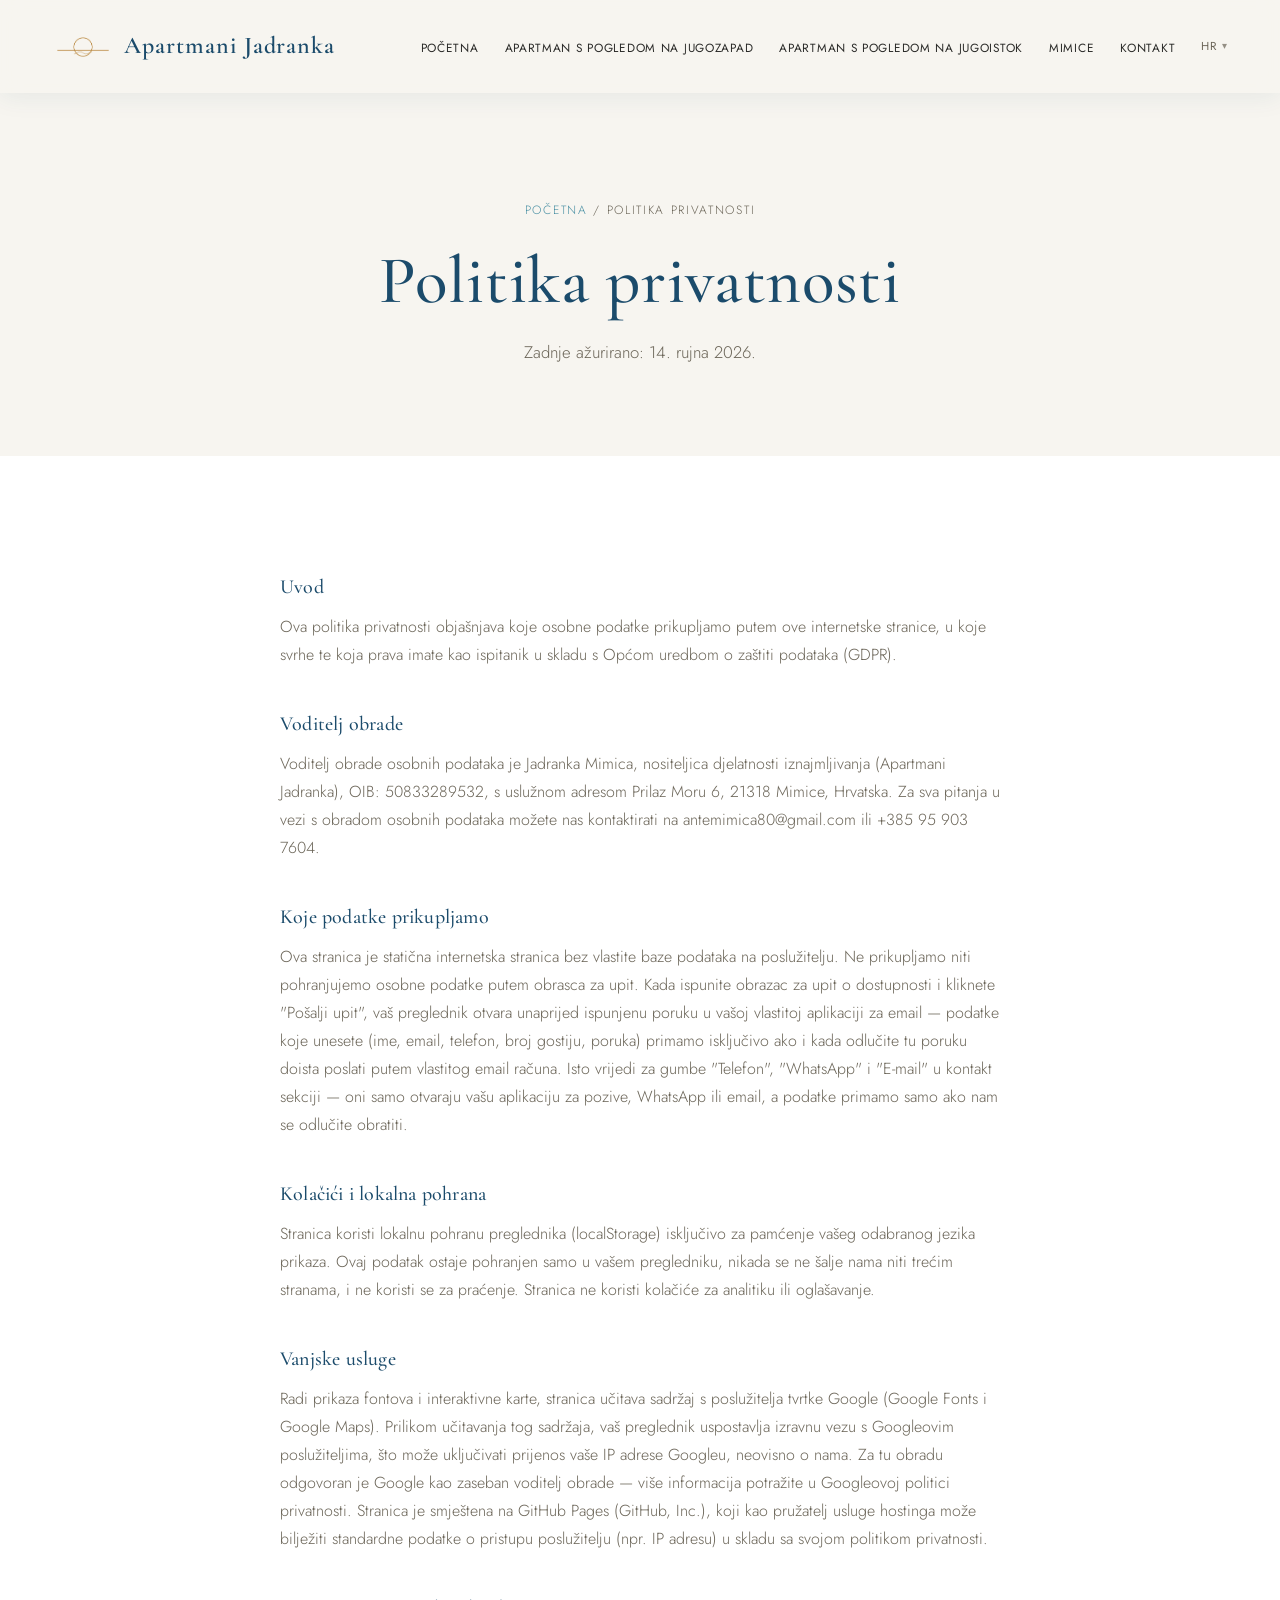
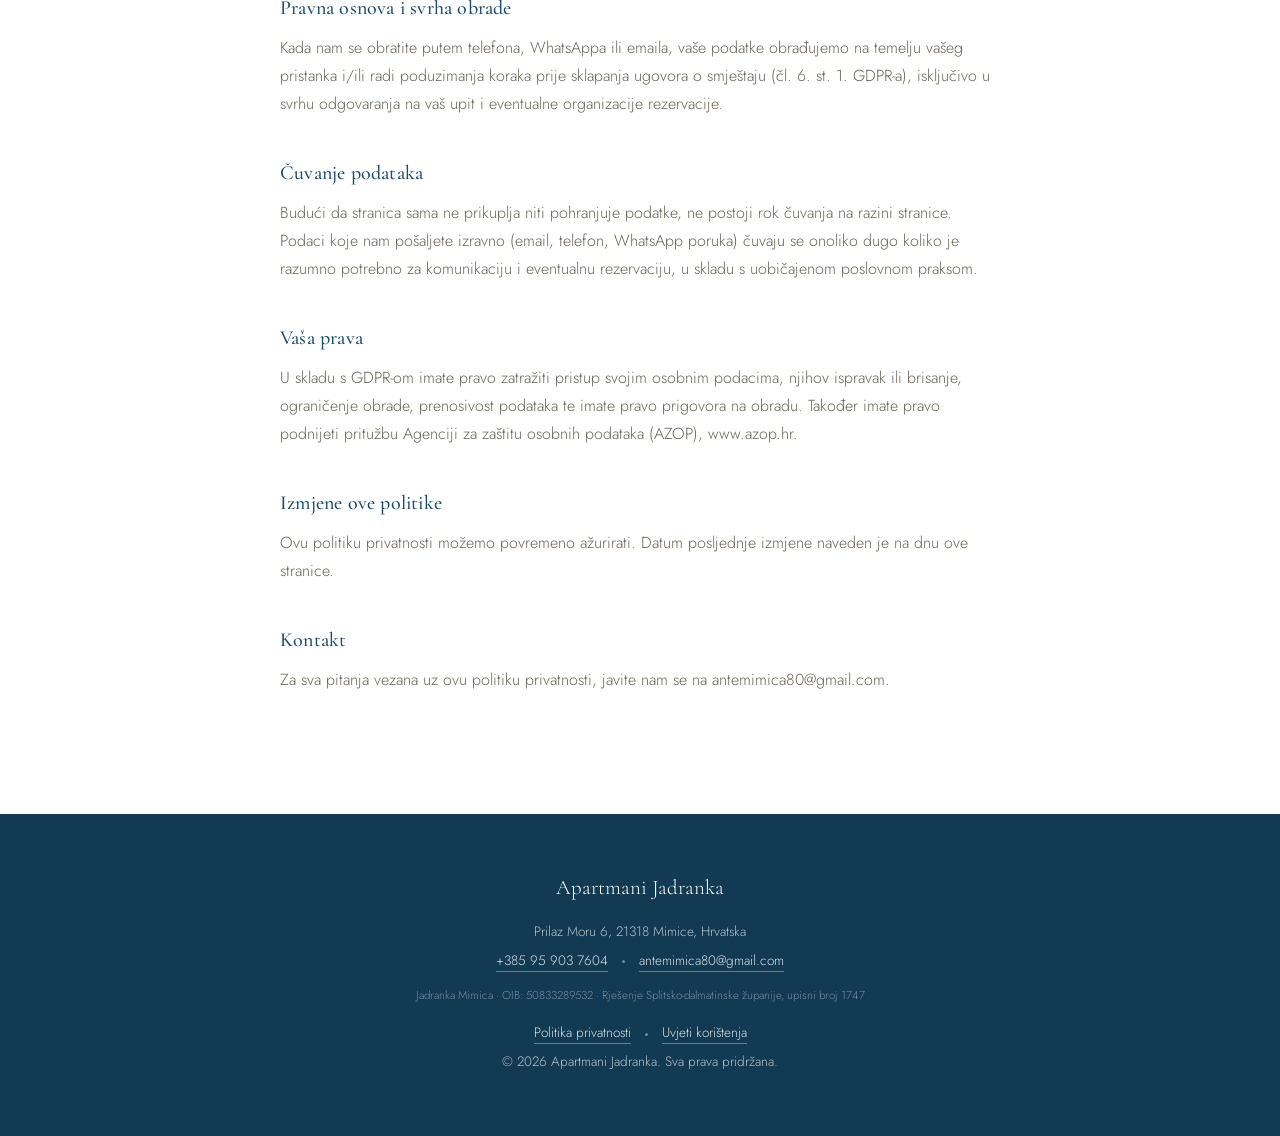
<file: privacy.html>
<!DOCTYPE html>
<html lang="hr">
<head>
  <meta charset="UTF-8">
  <meta name="viewport" content="width=device-width, initial-scale=1.0">
  <title data-i18n="privacy.title">Privacy Policy | Apartmani Jadranka</title>
  <meta name="description" content="Politika privatnosti za Apartmani Jadranka — Mimice, Hrvatska.">
  <meta name="robots" content="noindex, follow">
  <link rel="canonical" href="https://mimice.hr/privacy.html">
  <link rel="preconnect" href="https://fonts.googleapis.com">
  <link rel="preconnect" href="https://fonts.gstatic.com" crossorigin>
  <link href="https://fonts.googleapis.com/css2?family=Cormorant+Garamond:wght@500;600&family=Jost:wght@300;400;500&display=swap" rel="stylesheet">
  <link rel="icon" href="images/favicon.ico?v=20261019" sizes="any">
  <link rel="icon" type="image/png" sizes="32x32" href="images/favicon-32x32.png?v=20261019">
  <link rel="icon" type="image/png" sizes="16x16" href="images/favicon-16x16.png?v=20261019">
  <link rel="icon" type="image/png" sizes="48x48" href="images/favicon-48x48.png?v=20261019">
  <link rel="icon" type="image/png" sizes="96x96" href="images/favicon-96x96.png?v=20261019">
  <link rel="apple-touch-icon" href="images/apple-touch-icon.png">
  <link rel="stylesheet" href="css/style.css?v=20260938">
</head>
<body>

  <header class="site-header solid">
    <nav class="nav">
      <a href="index.html" class="nav-brand"><img src="images/nav-logo-icon.png" alt="Apartmani Jadranka logo" class="nav-logo-icon" width="62" height="28" loading="lazy">Apartmani Jadranka</a>
      <ul class="nav-links">
        <li><a href="index.html" data-i18n="nav.home">Home</a></li>
        <li><a href="pages/stan.html" data-i18n="nav.stan">Stan</a></li>
        <li><a href="pages/istok.html" data-i18n="nav.istok">Istok</a></li>
        <li><a href="index.html#mimice" data-i18n="nav.mimice">Mimice</a></li>
        <li><a href="index.html#contact" data-i18n="nav.contact">Contact</a></li>
        <li class="lang-switch">
          <button type="button" class="lang-toggle" aria-haspopup="listbox" aria-expanded="false">
            <span class="lang-current">HR</span>
          </button>
          <ul class="lang-menu" role="listbox">
            <li role="option"><button type="button" data-lang-btn="hr">Hrvatski</button></li>
            <li role="option"><button type="button" data-lang-btn="en">English</button></li>
            <li role="option"><button type="button" data-lang-btn="de">Deutsch</button></li>
            <li role="option"><button type="button" data-lang-btn="pl">Polski</button></li>
            <li role="option"><button type="button" data-lang-btn="cs">Čeština</button></li>
          </ul>
        </li>
      </ul>
      <button class="nav-toggle" aria-label="Toggle menu" aria-expanded="false">
        <span></span><span></span><span></span>
      </button>
      <div class="nav-backdrop"></div>
    </nav>
  </header>

  <main>

  <!-- ============ PAGE HERO ============ -->
  <section class="unit-hero-page">
    <div class="container">
      <p class="breadcrumb"><a href="index.html" data-i18n="nav.home">Home</a> / <span data-i18n="privacy.title">Privacy Policy</span></p>
      <h1 data-i18n="privacy.title">Privacy Policy</h1>
      <p class="tagline" data-i18n="privacy.updated">Last updated: September 14, 2026.</p>
    </div>
  </section>

  <!-- ============ LEGAL CONTENT ============ -->
  <section class="legal-content">
    <div class="container">
      <article class="legal-article">
        <h2 data-i18n="privacy.intro_title">Introduction</h2>
        <p data-i18n="privacy.intro_body">This Privacy Policy explains what personal data we collect through this website, for what purposes, and what rights you have as a data subject under the General Data Protection Regulation (GDPR).</p>

        <h2 data-i18n="privacy.controller_title">Data Controller</h2>
        <p data-i18n="privacy.controller_body">The data controller is Jadranka Mimica, sole trader providing household accommodation services (Apartmani Jadranka), OIB (Croatian personal ID number): 50833289532, business address Prilaz Moru 6, 21318 Mimice, Croatia. For any questions about the processing of personal data, contact us at antemimica80@gmail.com or +385 95 903 7604.</p>

        <h2 data-i18n="privacy.data_title">What Data We Collect</h2>
        <p data-i18n="privacy.data_body">This is a static website with no database of its own on a server. We do not collect or store personal data through the availability inquiry form. When you fill in the inquiry form and click "Send Inquiry," your browser opens a pre-filled message in your own email application — we only receive the details you enter (name, email, phone, number of guests, message) if and when you choose to actually send that email from your own account. The same applies to the "Phone," "WhatsApp," and "Email" buttons in the contact section — they simply open your own calling, WhatsApp, or email app, and we only receive your details if you choose to reach out.</p>

        <h2 data-i18n="privacy.storage_title">Cookies and Local Storage</h2>
        <p data-i18n="privacy.storage_body">The website uses your browser's local storage solely to remember your chosen display language. This value stays only in your own browser, is never sent to us or any third party, and is not used for tracking. The site does not use cookies for analytics or advertising.</p>

        <h2 data-i18n="privacy.thirdparty_title">Third-Party Services</h2>
        <p data-i18n="privacy.thirdparty_body">To display fonts and an interactive map, the site loads content from Google's servers (Google Fonts and Google Maps). When that content loads, your browser connects directly to Google, which may involve transmitting your IP address to Google independently of us. Google acts as a separate data controller for that processing — see Google's own Privacy Policy for details. The site is hosted on GitHub Pages (GitHub, Inc.), which as our hosting provider may log standard server access data (e.g., your IP address) under its own privacy policy.</p>

        <h2 data-i18n="privacy.legalbasis_title">Legal Basis and Purpose</h2>
        <p data-i18n="privacy.legalbasis_body">When you contact us by phone, WhatsApp, or email, we process your data based on your consent and/or to take steps prior to entering into an accommodation contract (GDPR Art. 6(1)), solely to respond to your inquiry and arrange a booking if applicable.</p>

        <h2 data-i18n="privacy.retention_title">Data Retention</h2>
        <p data-i18n="privacy.retention_body">Since the website itself does not collect or store data, there is no site-level retention period. Data you send us directly (email, phone, WhatsApp message) is kept only as long as reasonably necessary for communication and any resulting booking, in line with normal business practice.</p>

        <h2 data-i18n="privacy.rights_title">Your Rights</h2>
        <p data-i18n="privacy.rights_body">Under the GDPR, you have the right to request access to your personal data, its correction or deletion, restriction of processing, data portability, and the right to object to processing. You also have the right to lodge a complaint with the Croatian Data Protection Agency (AZOP), www.azop.hr.</p>

        <h2 data-i18n="privacy.changes_title">Changes to This Policy</h2>
        <p data-i18n="privacy.changes_body">We may update this Privacy Policy from time to time. The date of the last update is shown at the bottom of this page.</p>

        <h2 data-i18n="privacy.contact_title">Contact</h2>
        <p data-i18n="privacy.contact_body">For any questions about this Privacy Policy, contact us at antemimica80@gmail.com.</p>
      </article>
    </div>
  </section>

  </main>

  <footer class="site-footer">
    <div class="container">
      <p class="footer-brand">Apartmani Jadranka</p>
      <p data-i18n="footer.address">Prilaz Moru 6, 21318 Mimice, Hrvatska</p>
      <p class="footer-contact">
        <a href="tel:+385959037604">+385 95 903 7604</a>
        <span class="dot" aria-hidden="true"></span>
        <a href="mailto:antemimica80@gmail.com">antemimica80@gmail.com</a>
      </p>
      <p class="footer-legal-id" data-i18n="footer.legal_id">Jadranka Mimica · OIB: 50833289532 · Approval by Split-Dalmatia County, registration no. 1747</p>
      <p class="footer-links">
        <a href="privacy.html" data-i18n="footer.privacy_link">Privacy Policy</a>
        <span class="dot" aria-hidden="true"></span>
        <a href="terms.html" data-i18n="footer.terms_link">Terms of Use</a>
      </p>
      <p>&copy; <span id="year"></span> Apartmani Jadranka. <span data-i18n="footer.rights">All rights reserved.</span></p>
    </div>
  </footer>

  <script src="js/i18n.js?v=20260938"></script>
  <script src="js/main.js?v=20260927"></script>
  <script>document.getElementById('year').textContent = new Date().getFullYear();</script>
</body>
</html>
</file>
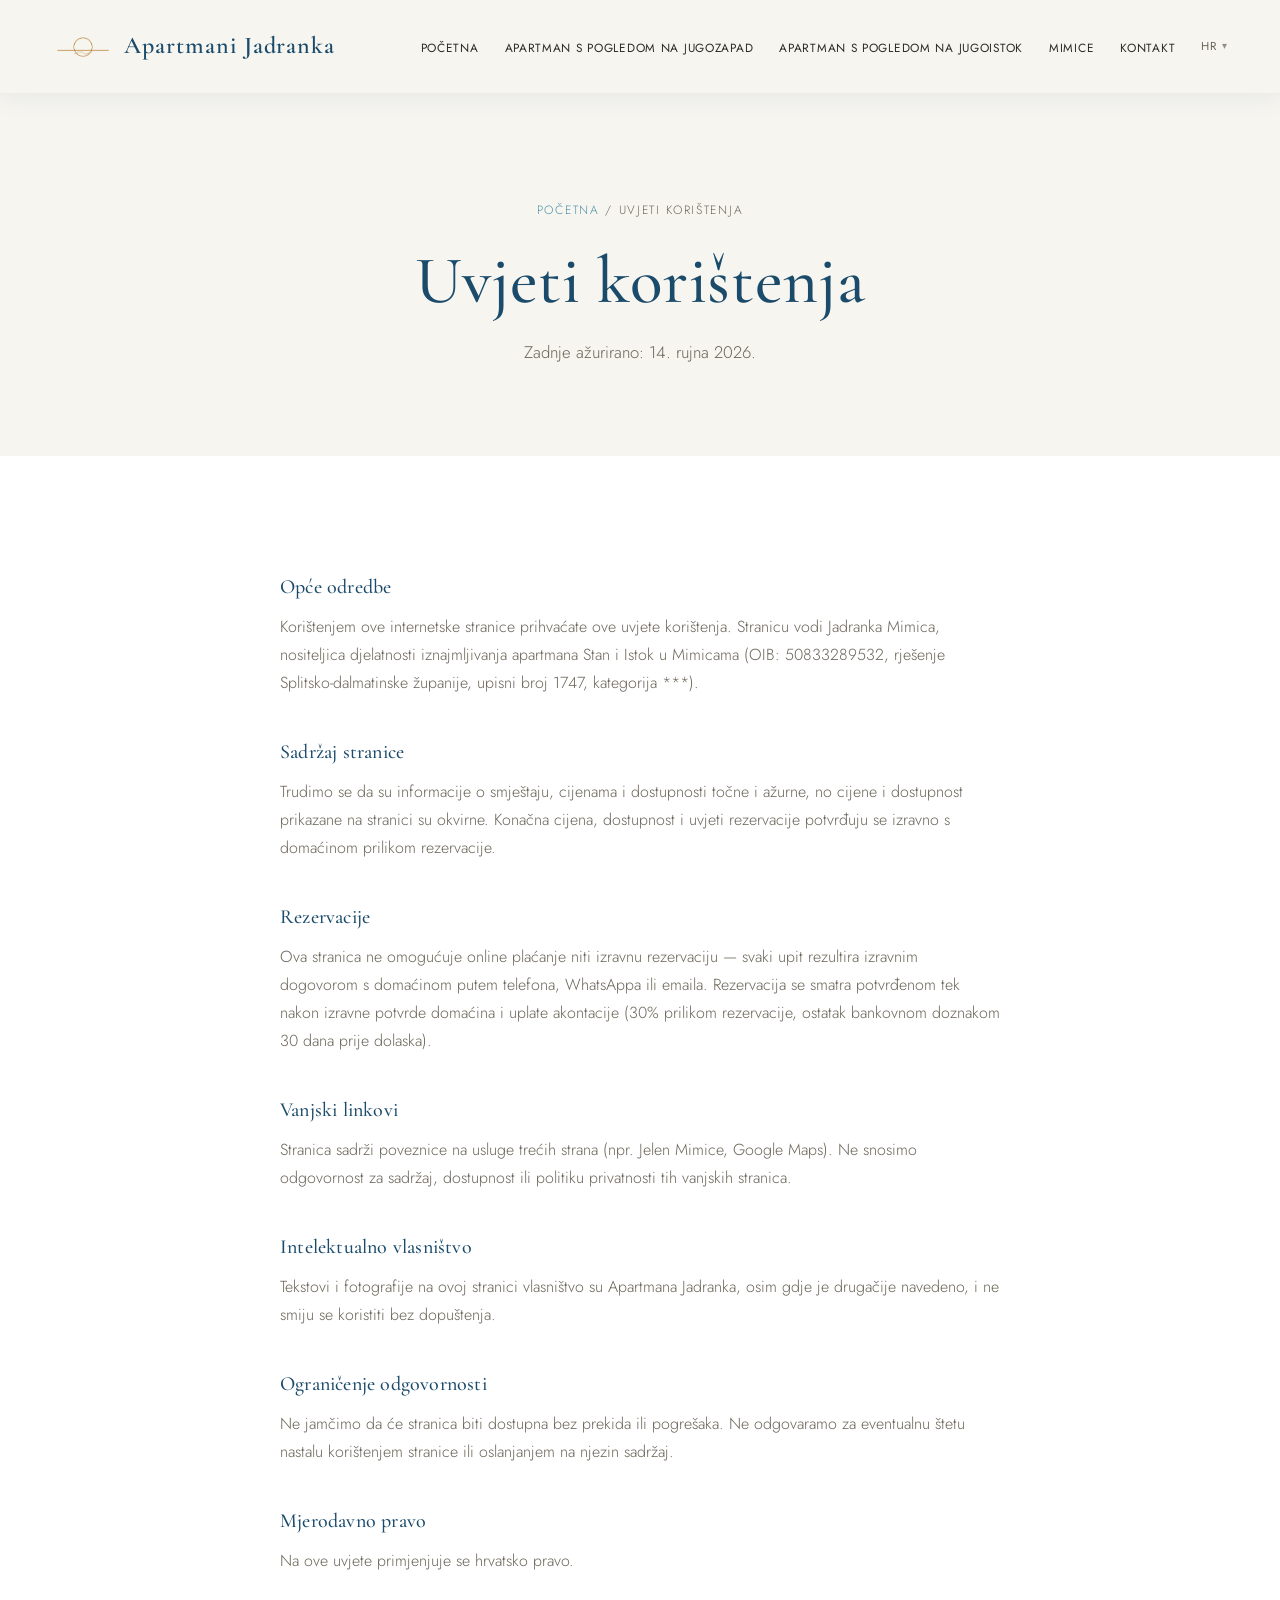
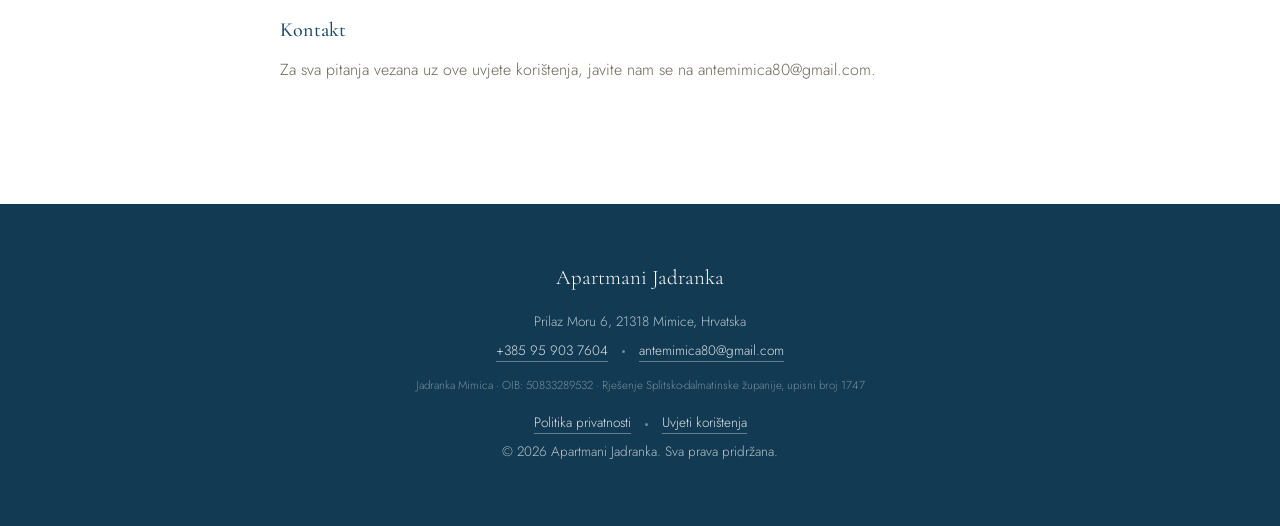
<file: terms.html>
<!DOCTYPE html>
<html lang="hr">
<head>
  <meta charset="UTF-8">
  <meta name="viewport" content="width=device-width, initial-scale=1.0">
  <title data-i18n="terms.title">Terms of Use | Apartmani Jadranka</title>
  <meta name="description" content="Uvjeti korištenja za Apartmani Jadranka — Mimice, Hrvatska.">
  <meta name="robots" content="noindex, follow">
  <link rel="canonical" href="https://mimice.hr/terms.html">
  <link rel="preconnect" href="https://fonts.googleapis.com">
  <link rel="preconnect" href="https://fonts.gstatic.com" crossorigin>
  <link href="https://fonts.googleapis.com/css2?family=Cormorant+Garamond:wght@500;600&family=Jost:wght@300;400;500&display=swap" rel="stylesheet">
  <link rel="icon" href="images/favicon.ico?v=20261019" sizes="any">
  <link rel="icon" type="image/png" sizes="32x32" href="images/favicon-32x32.png?v=20261019">
  <link rel="icon" type="image/png" sizes="16x16" href="images/favicon-16x16.png?v=20261019">
  <link rel="icon" type="image/png" sizes="48x48" href="images/favicon-48x48.png?v=20261019">
  <link rel="icon" type="image/png" sizes="96x96" href="images/favicon-96x96.png?v=20261019">
  <link rel="apple-touch-icon" href="images/apple-touch-icon.png">
  <link rel="stylesheet" href="css/style.css?v=20260938">
</head>
<body>

  <header class="site-header solid">
    <nav class="nav">
      <a href="index.html" class="nav-brand"><img src="images/nav-logo-icon.png" alt="Apartmani Jadranka logo" class="nav-logo-icon" width="62" height="28" loading="lazy">Apartmani Jadranka</a>
      <ul class="nav-links">
        <li><a href="index.html" data-i18n="nav.home">Home</a></li>
        <li><a href="pages/stan.html" data-i18n="nav.stan">Stan</a></li>
        <li><a href="pages/istok.html" data-i18n="nav.istok">Istok</a></li>
        <li><a href="index.html#mimice" data-i18n="nav.mimice">Mimice</a></li>
        <li><a href="index.html#contact" data-i18n="nav.contact">Contact</a></li>
        <li class="lang-switch">
          <button type="button" class="lang-toggle" aria-haspopup="listbox" aria-expanded="false">
            <span class="lang-current">HR</span>
          </button>
          <ul class="lang-menu" role="listbox">
            <li role="option"><button type="button" data-lang-btn="hr">Hrvatski</button></li>
            <li role="option"><button type="button" data-lang-btn="en">English</button></li>
            <li role="option"><button type="button" data-lang-btn="de">Deutsch</button></li>
            <li role="option"><button type="button" data-lang-btn="pl">Polski</button></li>
            <li role="option"><button type="button" data-lang-btn="cs">Čeština</button></li>
          </ul>
        </li>
      </ul>
      <button class="nav-toggle" aria-label="Toggle menu" aria-expanded="false">
        <span></span><span></span><span></span>
      </button>
      <div class="nav-backdrop"></div>
    </nav>
  </header>

  <main>

  <!-- ============ PAGE HERO ============ -->
  <section class="unit-hero-page">
    <div class="container">
      <p class="breadcrumb"><a href="index.html" data-i18n="nav.home">Home</a> / <span data-i18n="terms.title">Terms of Use</span></p>
      <h1 data-i18n="terms.title">Terms of Use</h1>
      <p class="tagline" data-i18n="terms.updated">Last updated: September 14, 2026.</p>
    </div>
  </section>

  <!-- ============ LEGAL CONTENT ============ -->
  <section class="legal-content">
    <div class="container">
      <article class="legal-article">
        <h2 data-i18n="terms.general_title">General</h2>
        <p data-i18n="terms.general_body">By using this website, you agree to these Terms of Use. The site is run by Jadranka Mimica, provider of household accommodation services for the Stan and Istok apartments in Mimice (OIB: 50833289532; approval issued by Split-Dalmatia County, registration no. 1747, category ***).</p>

        <h2 data-i18n="terms.content_title">Website Content</h2>
        <p data-i18n="terms.content_body">We do our best to keep information about the apartments, pricing, and availability accurate and up to date, but prices and availability shown on the site are indicative. The final price, availability, and booking terms are confirmed directly with the host at the time of booking.</p>

        <h2 data-i18n="terms.booking_title">Bookings</h2>
        <p data-i18n="terms.booking_body">This website does not process online payments or direct bookings — every inquiry leads to a direct arrangement with the host by phone, WhatsApp, or email. A booking is considered confirmed only after direct confirmation by the host and payment of the deposit (30% at booking, with the balance due by bank transfer 30 days before arrival).</p>

        <h2 data-i18n="terms.links_title">External Links</h2>
        <p data-i18n="terms.links_body">The site contains links to third-party services (e.g., Jelen Mimice, Google Maps). We are not responsible for the content, availability, or privacy practices of these external sites.</p>

        <h2 data-i18n="terms.ip_title">Intellectual Property</h2>
        <p data-i18n="terms.ip_body">The text and photographs on this site are the property of Apartmani Jadranka, unless stated otherwise, and may not be used without permission.</p>

        <h2 data-i18n="terms.liability_title">Limitation of Liability</h2>
        <p data-i18n="terms.liability_body">We do not guarantee that the website will be available uninterrupted or error-free, and we are not liable for any damage arising from use of the site or reliance on its content.</p>

        <h2 data-i18n="terms.law_title">Governing Law</h2>
        <p data-i18n="terms.law_body">These terms are governed by the laws of Croatia.</p>

        <h2 data-i18n="terms.contact_title">Contact</h2>
        <p data-i18n="terms.contact_body">For any questions about these Terms of Use, contact us at antemimica80@gmail.com.</p>
      </article>
    </div>
  </section>

  </main>

  <footer class="site-footer">
    <div class="container">
      <p class="footer-brand">Apartmani Jadranka</p>
      <p data-i18n="footer.address">Prilaz Moru 6, 21318 Mimice, Hrvatska</p>
      <p class="footer-contact">
        <a href="tel:+385959037604">+385 95 903 7604</a>
        <span class="dot" aria-hidden="true"></span>
        <a href="mailto:antemimica80@gmail.com">antemimica80@gmail.com</a>
      </p>
      <p class="footer-legal-id" data-i18n="footer.legal_id">Jadranka Mimica · OIB: 50833289532 · Approval by Split-Dalmatia County, registration no. 1747</p>
      <p class="footer-links">
        <a href="privacy.html" data-i18n="footer.privacy_link">Privacy Policy</a>
        <span class="dot" aria-hidden="true"></span>
        <a href="terms.html" data-i18n="footer.terms_link">Terms of Use</a>
      </p>
      <p>&copy; <span id="year"></span> Apartmani Jadranka. <span data-i18n="footer.rights">All rights reserved.</span></p>
    </div>
  </footer>

  <script src="js/i18n.js?v=20260938"></script>
  <script src="js/main.js?v=20260927"></script>
  <script>document.getElementById('year').textContent = new Date().getFullYear();</script>
</body>
</html>
</file>
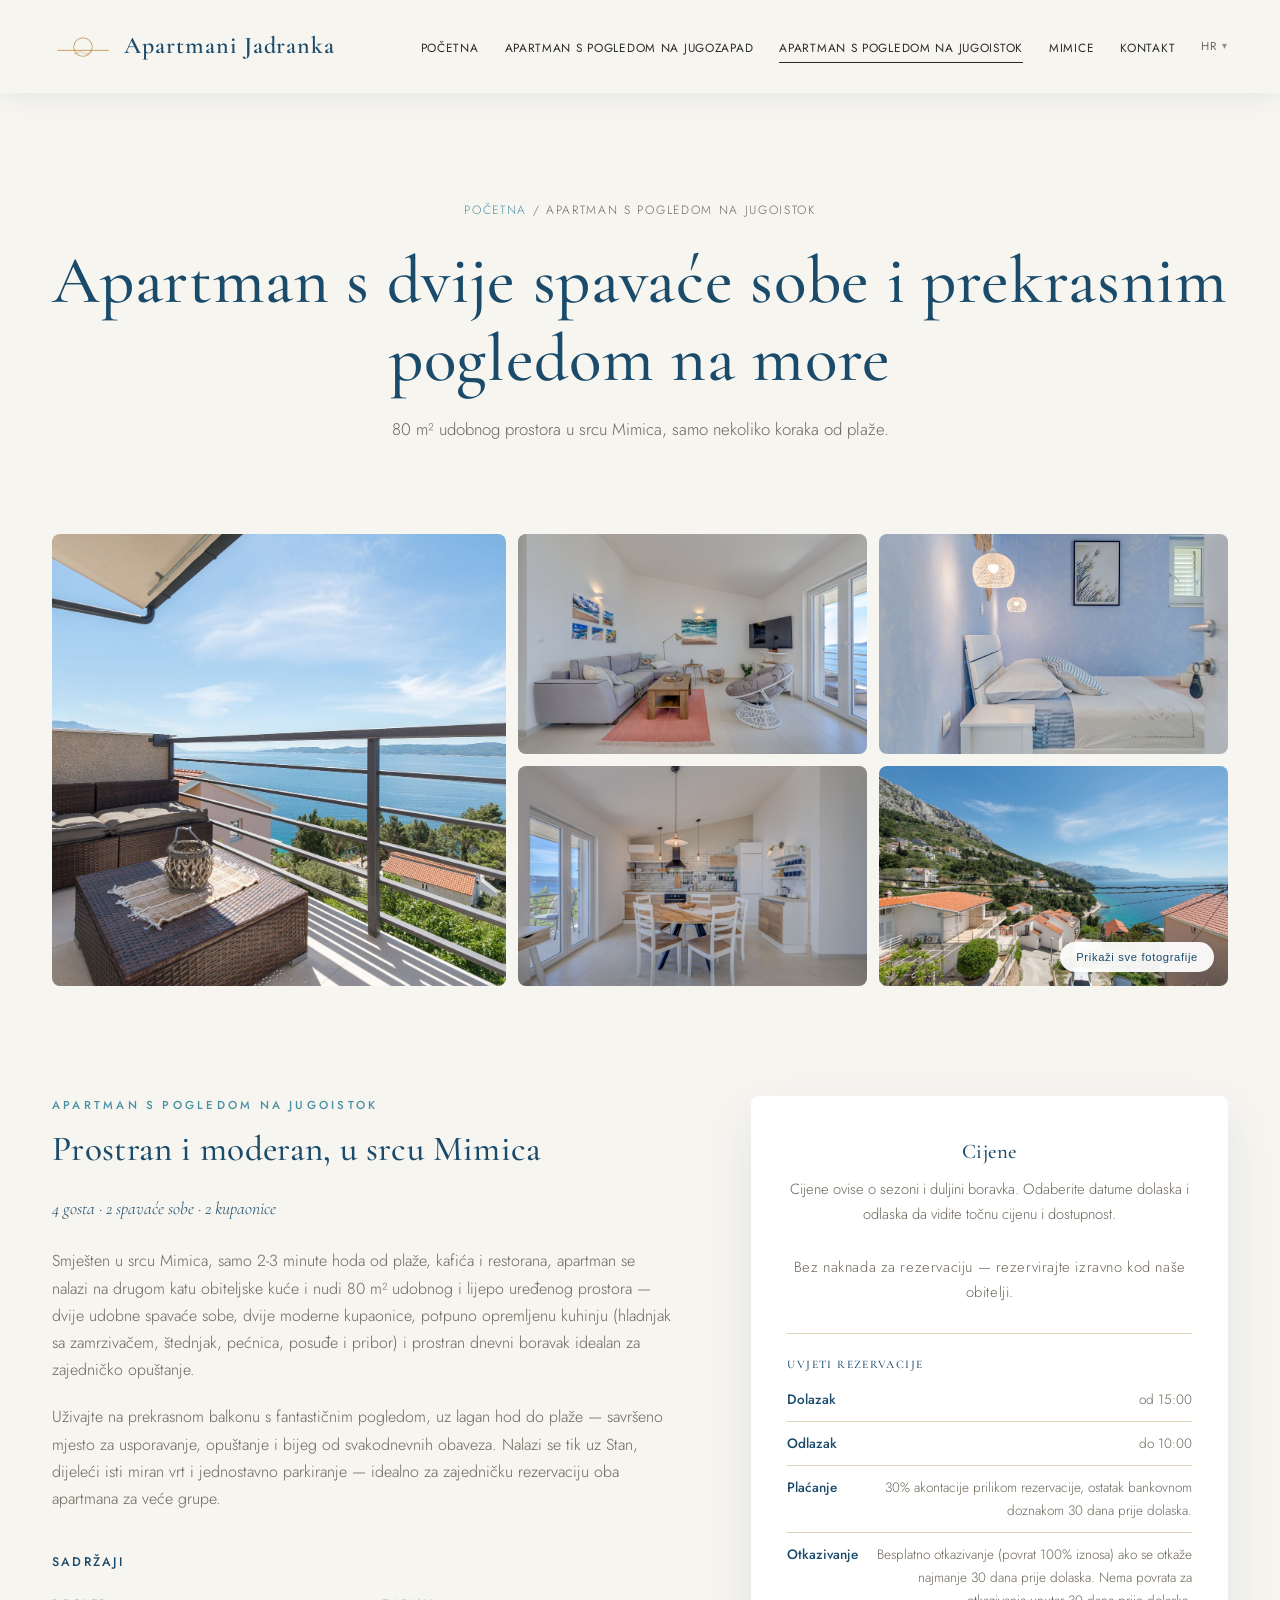
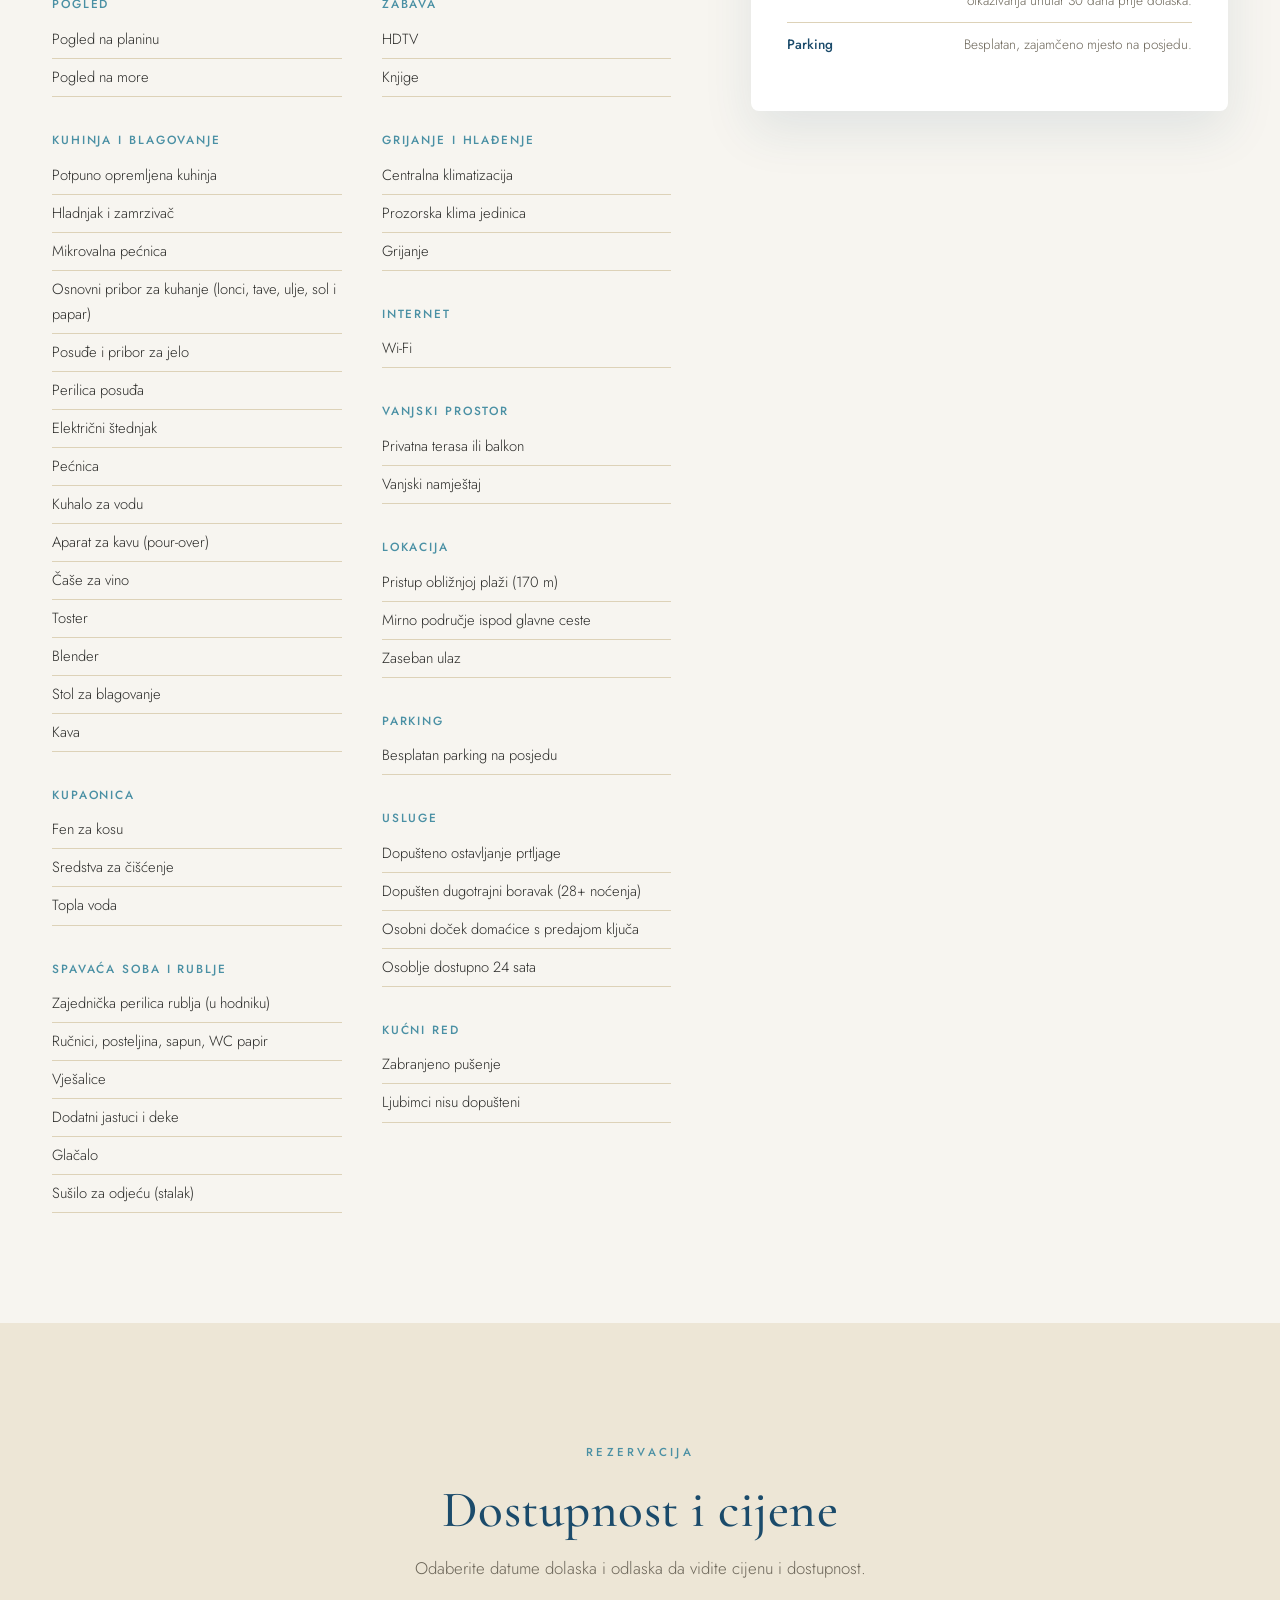
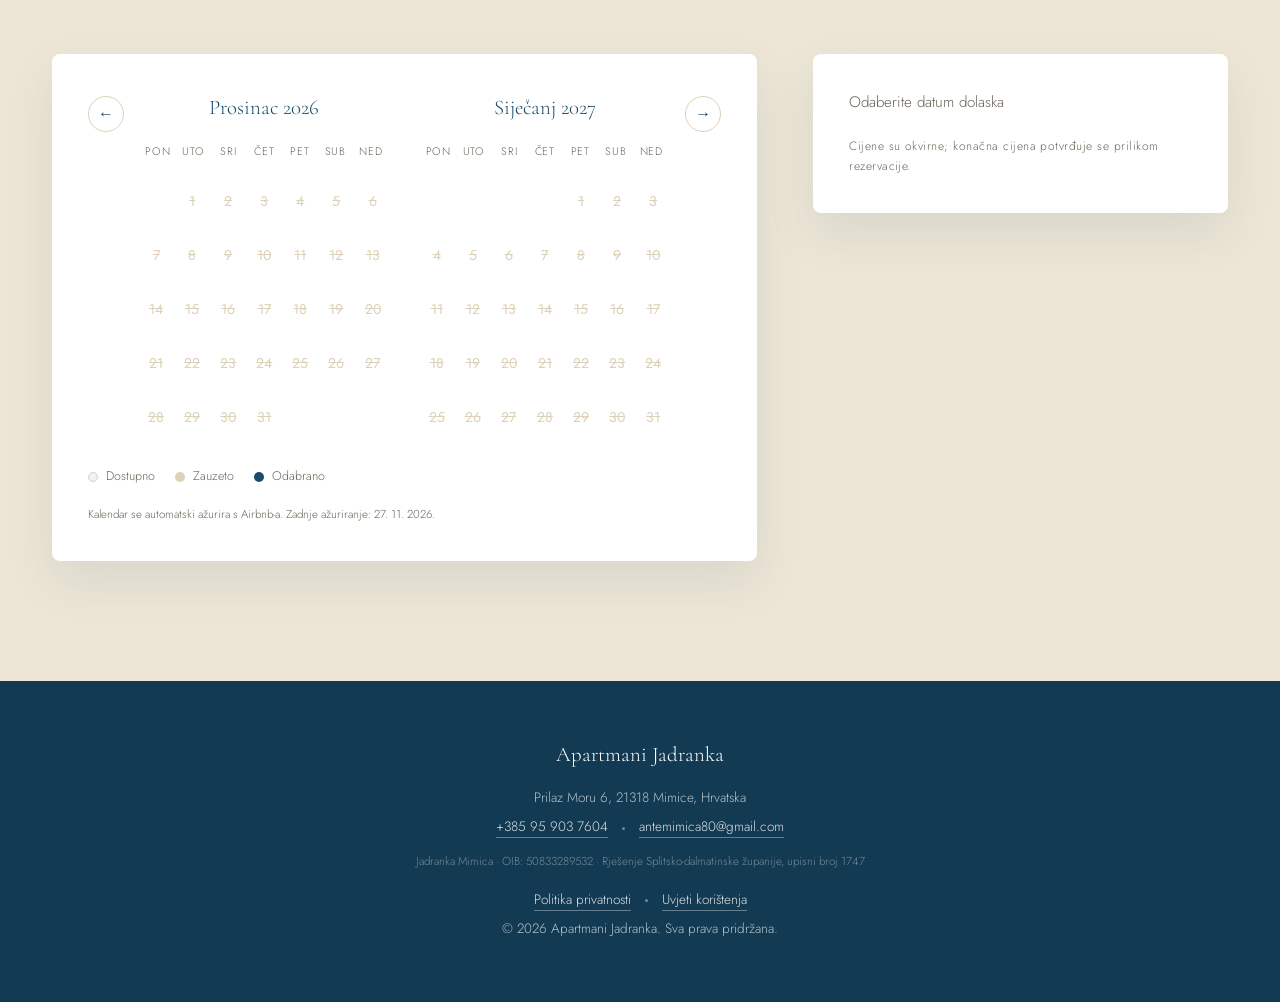
<file: pages/istok.html>
<!DOCTYPE html>
<html lang="hr">
<head>
  <!-- Google tag (gtag.js) -->
  <script async src="https://www.googletagmanager.com/gtag/js?id=G-CR2MEZJY6G"></script>
  <script>
    window.dataLayer = window.dataLayer || [];
    function gtag(){dataLayer.push(arguments);}
    gtag('js', new Date());
    gtag('config', 'G-CR2MEZJY6G');
  </script>
  <meta charset="UTF-8">
  <meta name="viewport" content="width=device-width, initial-scale=1.0">
  <title data-i18n="istok.title_tag">Apartman s pogledom na more u Mimicama | Apartmani Jadranka</title>
  <meta name="description" content="Apartman &quot;Istok&quot; u Mimicama na Omiškoj rivijeri — dvosobni apartman s pogledom na more, samo 170 m od plaže. Idealan za obiteljski odmor u Dalmaciji. Provjerite termine i rezervirajte.">
  <meta property="og:title" content="Apartman s pogledom na more u Mimicama | Apartmani Jadranka">
  <meta property="og:description" content="Apartman &quot;Istok&quot; u Mimicama — dvosobni apartman s pogledom na more, samo 170 m od plaže.">
  <meta property="og:image" content="https://mimice.hr/images/istok-cover.jpg">
  <meta property="og:url" content="https://mimice.hr/pages/istok.html">
  <meta property="og:type" content="website">
  <meta name="twitter:card" content="summary_large_image">
  <meta name="twitter:title" content="Apartman s pogledom na more u Mimicama | Apartmani Jadranka">
  <meta name="twitter:description" content="Apartman &quot;Istok&quot; u Mimicama — dvosobni apartman s pogledom na more, samo 170 m od plaže.">
  <meta name="twitter:image" content="https://mimice.hr/images/istok-cover.jpg">
  <link rel="canonical" href="https://mimice.hr/pages/istok.html">
  <link rel="alternate" hreflang="hr" href="https://mimice.hr/pages/istok.html">
  <link rel="alternate" hreflang="en" href="https://mimice.hr/en/pages/istok.html">
  <link rel="alternate" hreflang="x-default" href="https://mimice.hr/pages/istok.html">
  <link rel="preconnect" href="https://fonts.googleapis.com">
  <link rel="preconnect" href="https://fonts.gstatic.com" crossorigin>
  <link href="https://fonts.googleapis.com/css2?family=Cormorant+Garamond:wght@500;600&family=Jost:wght@300;400;500&display=swap" rel="stylesheet">
  <link rel="preload" as="image" href="../images/istok-cover.jpg" fetchpriority="high">
  <link rel="icon" href="../images/favicon.ico?v=20261019" sizes="any">
  <link rel="icon" type="image/png" sizes="32x32" href="../images/favicon-32x32.png?v=20261019">
  <link rel="icon" type="image/png" sizes="16x16" href="../images/favicon-16x16.png?v=20261019">
  <link rel="icon" type="image/png" sizes="48x48" href="../images/favicon-48x48.png?v=20261019">
  <link rel="icon" type="image/png" sizes="96x96" href="../images/favicon-96x96.png?v=20261019">
  <link rel="apple-touch-icon" href="../images/apple-touch-icon.png">
  <link rel="stylesheet" href="../css/style.css?v=20260938">
  <script type="application/ld+json">
  {
    "@context": "https://schema.org",
    "@type": "LodgingBusiness",
    "name": "Apartmani Jadranka — Apartman s dvije spavaće sobe i prekrasnim pogledom na more",
    "description": "Spacious, modern 80 m² apartment with two bedrooms and a stunning sea view, on the Omiš Riviera in Mimice, Croatia.",
    "image": "https://mimice.hr/images/istok-cover.jpg",
    "url": "https://mimice.hr/pages/istok.html",
    "telephone": "+385959037604",
    "email": "antemimica80@gmail.com",
    "address": {
      "@type": "PostalAddress",
      "streetAddress": "Prilaz Moru 6",
      "addressLocality": "Mimice",
      "postalCode": "21318",
      "addressRegion": "Splitsko-dalmatinska županija",
      "addressCountry": "HR"
    },
    "geo": {
      "@type": "GeoCoordinates",
      "latitude": 43.404,
      "longitude": 16.813
    },
    "checkinTime": "15:00",
    "checkoutTime": "10:00",
    "priceRange": "€50-€205",
    "numberOfRooms": 2,
    "amenityFeature": [
      { "@type": "LocationFeatureSpecification", "name": "Free parking", "value": true },
      { "@type": "LocationFeatureSpecification", "name": "Wi-Fi", "value": true },
      { "@type": "LocationFeatureSpecification", "name": "Air conditioning", "value": true },
      { "@type": "LocationFeatureSpecification", "name": "Sea view", "value": true },
      { "@type": "LocationFeatureSpecification", "name": "Balcony", "value": true },
      { "@type": "LocationFeatureSpecification", "name": "Mountain view", "value": true },
      { "@type": "LocationFeatureSpecification", "name": "Private entrance", "value": true },
      { "@type": "LocationFeatureSpecification", "name": "Fully equipped kitchen", "value": true },
      { "@type": "LocationFeatureSpecification", "name": "Dishwasher", "value": true }
    ]
  }
  </script>
</head>
<body data-unit="istok">

  <header class="site-header solid">
    <nav class="nav">
      <a href="../index.html" class="nav-brand"><img src="../images/nav-logo-icon.png" alt="Apartmani Jadranka logo" class="nav-logo-icon" width="62" height="28" loading="lazy">Apartmani Jadranka</a>
      <ul class="nav-links">
        <li><a href="../index.html" data-i18n="nav.home">Home</a></li>
        <li><a href="stan.html" data-i18n="nav.stan">Stan</a></li>
        <li><a href="istok.html" class="active" data-i18n="nav.istok">Istok</a></li>
        <li><a href="../index.html#mimice" data-i18n="nav.mimice">Mimice</a></li>
        <li><a href="../index.html#contact" data-i18n="nav.contact">Contact</a></li>
        <li class="lang-switch">
          <button type="button" class="lang-toggle" aria-haspopup="listbox" aria-expanded="false">
            <span class="lang-current">HR</span>
          </button>
          <ul class="lang-menu" role="listbox">
            <li role="option"><button type="button" class="active" data-lang-btn="hr">Hrvatski</button></li>
            <li role="option"><a href="../en/pages/istok.html" data-lang-btn="en">English</a></li>
            <li role="option"><button type="button" data-lang-btn="de">Deutsch</button></li>
            <li role="option"><button type="button" data-lang-btn="pl">Polski</button></li>
            <li role="option"><button type="button" data-lang-btn="cs">Čeština</button></li>
          </ul>
        </li>
      </ul>
      <button class="nav-toggle" aria-label="Toggle menu" aria-expanded="false">
        <span></span><span></span><span></span>
      </button>
      <div class="nav-backdrop"></div>
    </nav>
  </header>

  <main>

  <!-- ============ UNIT HERO ============ -->
  <section class="unit-hero-page">
    <div class="container">
      <p class="breadcrumb"><a href="../index.html" data-i18n="istok.breadcrumb">Home</a> / <span data-i18n="nav.istok">Istok</span></p>
      <h1 data-i18n="istok.display_name">Apartman s dvije spavaće sobe i prekrasnim pogledom na more</h1>
      <p class="tagline" data-i18n="istok.tagline">80 m² of comfortable space in the heart of Mimice, steps from the beach.</p>
    </div>
  </section>

  <!-- ============ GALLERY ============ -->
  <!-- The 5 "featured" photos (class="gallery-featured") are the ones shown in the
       compact preview (js/gallery.js) before a visitor clicks "Show all photos" — move
       the class to different tiles below to change which photos represent the apartment. -->
  <section class="container reveal" style="padding-bottom: 0;">
    <div class="gallery-grid">
      <div class="gallery-item gallery-featured" style="background: url('../images/istok-cover.jpg') center/cover no-repeat;"><span data-i18n="istok.gallery.balcony">Balcony</span></div>
      <div class="gallery-item" style="background: url('../images/istok-balcony-2.jpg') center/cover no-repeat;"><span data-i18n="istok.gallery.balcony">Balcony</span></div>
      <div class="gallery-item gallery-featured" style="background: url('../images/istok-living-1.jpg') center/cover no-repeat;"><span data-i18n="istok.gallery.living">Living room</span></div>
      <div class="gallery-item" style="background: url('../images/istok-living-2.jpg') center/cover no-repeat;"><span data-i18n="istok.gallery.living">Living room</span></div>
      <div class="gallery-item gallery-featured" style="background: url('../images/istok-bedroom1-1.jpg') center/cover no-repeat;"><span data-i18n="istok.gallery.bedroom1">Bedroom 1</span></div>
      <div class="gallery-item" style="background: url('../images/istok-bedroom1-2.jpg') center/cover no-repeat;"><span data-i18n="istok.gallery.bedroom1">Bedroom 1</span></div>
      <div class="gallery-item" style="background: url('../images/istok-bedroom2-1.jpg') center/cover no-repeat;"><span data-i18n="istok.gallery.bedroom2">Bedroom 2</span></div>
      <div class="gallery-item" style="background: url('../images/istok-bedroom2-2.jpg') center/cover no-repeat;"><span data-i18n="istok.gallery.bedroom2">Bedroom 2</span></div>
      <div class="gallery-item" style="background: url('../images/istok-bathroom1-1.jpg') center/cover no-repeat;"><span data-i18n="istok.gallery.bathroom1">Bathroom 1</span></div>
      <div class="gallery-item" style="background: url('../images/istok-bathroom1-2.jpg') center/cover no-repeat;"><span data-i18n="istok.gallery.bathroom1">Bathroom 1</span></div>
      <div class="gallery-item" style="background: url('../images/istok-bathroom2-1.jpg') center/cover no-repeat;"><span data-i18n="istok.gallery.bathroom2">Bathroom 2</span></div>
      <div class="gallery-item" style="background: url('../images/istok-bathroom2-2.jpg') center/cover no-repeat;"><span data-i18n="istok.gallery.bathroom2">Bathroom 2</span></div>
      <div class="gallery-item gallery-featured" style="background: url('../images/istok-kitchen-1.jpg') center/cover no-repeat;"><span data-i18n="istok.gallery.kitchen">Kitchen</span></div>
      <div class="gallery-item" style="background: url('../images/istok-kitchen-2.jpg') center/cover no-repeat;"><span data-i18n="istok.gallery.kitchen">Kitchen</span></div>
      <div class="gallery-item gallery-featured" style="background: url('../images/istok-exterior-1.jpg') center/cover no-repeat;"><span data-i18n="istok.gallery.exterior">Outdoor area</span></div>
      <div class="gallery-item" style="background: url('../images/istok-exterior-2.jpg') center/cover no-repeat;"><span data-i18n="istok.gallery.exterior">Outdoor area</span></div>
    </div>
  </section>

  <!-- ============ DETAILS ============ -->
  <section class="unit-details">
    <div class="container">
      <div class="unit-details-grid">
        <div class="unit-description reveal">
          <span class="eyebrow" data-i18n="nav.istok">Istok</span>
          <h2 data-i18n="istok.about_title">Spacious and Modern, in the Heart of Mimice</h2>
          <span class="sleeps-badge" data-i18n="istok.sleeps">4 guests · 2 bedrooms · 2 bathrooms</span>
          <p data-i18n="istok.desc_p1">
            Located in the heart of Mimice, just a 2–3 minute walk from the beach, cafés, and restaurants, the
            apartment sits on the second floor of a family house and offers 80 m² of comfortable, well-designed
            living space — two cozy bedrooms, two modern bathrooms, a fully equipped kitchen (fridge with
            freezer, stove, oven, cookware, and utensils), and a spacious living area ideal for relaxing
            together.
          </p>
          <p data-i18n="istok.desc_p2">
            Enjoy a beautiful balcony with a truly stunning view, and an easy walk to the beach — the perfect
            place to slow down, feel good, and leave everyday worries behind. Sits just steps from Stan, sharing
            the same peaceful garden and easy parking — ideal for booking both units together for larger group
            getaways.
          </p>

          <span class="amenities-heading" data-i18n="istok.amenities_heading">Amenities</span>

          <div class="amenities-categories">
            <div class="amenity-category">
              <h4 class="amenity-category-title" data-i18n="istok.cat.scenic">Scenic Views</h4>
              <ul class="amenities-list">
                <li data-i18n="istok.cat.scenic.1">Mountain view</li>
                <li data-i18n="istok.cat.scenic.2">Sea view</li>
              </ul>
            </div>

            <div class="amenity-category">
              <h4 class="amenity-category-title" data-i18n="istok.cat.kitchen">Kitchen &amp; Dining</h4>
              <ul class="amenities-list">
                <li data-i18n="istok.cat.kitchen.1">Fully equipped kitchen</li>
                <li data-i18n="istok.cat.kitchen.2">Refrigerator &amp; freezer</li>
                <li data-i18n="istok.cat.kitchen.3">Microwave</li>
                <li data-i18n="istok.cat.kitchen.4">Cooking basics (pots, pans, oil, salt &amp; pepper)</li>
                <li data-i18n="istok.cat.kitchen.5">Dishes &amp; silverware</li>
                <li data-i18n="istok.cat.kitchen.6">Dishwasher</li>
                <li data-i18n="istok.cat.kitchen.7">Electric stove</li>
                <li data-i18n="istok.cat.kitchen.8">Oven</li>
                <li data-i18n="istok.cat.kitchen.9">Hot water kettle</li>
                <li data-i18n="istok.cat.kitchen.10">Coffee maker (pour-over)</li>
                <li data-i18n="istok.cat.kitchen.11">Wine glasses</li>
                <li data-i18n="istok.cat.kitchen.12">Toaster</li>
                <li data-i18n="istok.cat.kitchen.13">Blender</li>
                <li data-i18n="istok.cat.kitchen.14">Dining table</li>
                <li data-i18n="istok.cat.kitchen.15">Coffee</li>
              </ul>
            </div>

            <div class="amenity-category">
              <h4 class="amenity-category-title" data-i18n="istok.cat.bathroom">Bathroom</h4>
              <ul class="amenities-list">
                <li data-i18n="istok.cat.bathroom.1">Hair dryer</li>
                <li data-i18n="istok.cat.bathroom.2">Cleaning products</li>
                <li data-i18n="istok.cat.bathroom.3">Hot water</li>
              </ul>
            </div>

            <div class="amenity-category">
              <h4 class="amenity-category-title" data-i18n="istok.cat.bedroom">Bedroom &amp; Linens</h4>
              <ul class="amenities-list">
                <li data-i18n="istok.cat.bedroom.1">Shared washing machine (in the hallway)</li>
                <li data-i18n="istok.cat.bedroom.2">Towels, bed linen, soap, toilet paper</li>
                <li data-i18n="istok.cat.bedroom.3">Hangers</li>
                <li data-i18n="istok.cat.bedroom.4">Extra pillows &amp; blankets</li>
                <li data-i18n="istok.cat.bedroom.5">Iron</li>
                <li data-i18n="istok.cat.bedroom.6">Drying rack for clothing</li>
              </ul>
            </div>

            <div class="amenity-category">
              <h4 class="amenity-category-title" data-i18n="istok.cat.entertainment">Entertainment</h4>
              <ul class="amenities-list">
                <li data-i18n="istok.cat.entertainment.1">HDTV</li>
                <li data-i18n="istok.cat.entertainment.2">Books</li>
              </ul>
            </div>

            <div class="amenity-category">
              <h4 class="amenity-category-title" data-i18n="istok.cat.climate">Heating &amp; Cooling</h4>
              <ul class="amenities-list">
                <li data-i18n="istok.cat.climate.1">Central air conditioning</li>
                <li data-i18n="istok.cat.climate.2">Window AC unit</li>
                <li data-i18n="istok.cat.climate.3">Heating</li>
              </ul>
            </div>

            <div class="amenity-category">
              <h4 class="amenity-category-title" data-i18n="istok.cat.internet">Internet</h4>
              <ul class="amenities-list">
                <li data-i18n="istok.cat.internet.1">Wi-Fi</li>
              </ul>
            </div>

            <div class="amenity-category">
              <h4 class="amenity-category-title" data-i18n="istok.cat.outdoor">Outdoor</h4>
              <ul class="amenities-list">
                <li data-i18n="istok.cat.outdoor.1">Private patio or balcony</li>
                <li data-i18n="istok.cat.outdoor.2">Outdoor furniture</li>
              </ul>
            </div>

            <div class="amenity-category">
              <h4 class="amenity-category-title" data-i18n="istok.cat.location">Location</h4>
              <ul class="amenities-list">
                <li data-i18n="istok.cat.location.1">Access to nearby beach (170 m)</li>
                <li data-i18n="istok.cat.location.2">Peaceful area below the main road</li>
                <li data-i18n="istok.cat.location.3">Private entrance</li>
              </ul>
            </div>

            <div class="amenity-category">
              <h4 class="amenity-category-title" data-i18n="istok.cat.parking">Parking</h4>
              <ul class="amenities-list">
                <li data-i18n="istok.cat.parking.1">Free parking on premises</li>
              </ul>
            </div>

            <div class="amenity-category">
              <h4 class="amenity-category-title" data-i18n="istok.cat.services">Services</h4>
              <ul class="amenities-list">
                <li data-i18n="istok.cat.services.1">Luggage drop-off allowed</li>
                <li data-i18n="istok.cat.services.2">Long-term stays allowed (28+ nights)</li>
                <li data-i18n="istok.cat.services.3">Personal welcome and key handover on arrival</li>
                <li data-i18n="istok.cat.services.4">Staff available 24 hours</li>
              </ul>
            </div>

            <div class="amenity-category">
              <h4 class="amenity-category-title" data-i18n="istok.cat.houserules">House Rules</h4>
              <ul class="amenities-list">
                <li data-i18n="istok.cat.houserules.1">No smoking</li>
                <li data-i18n="istok.cat.houserules.2">No pets allowed</li>
              </ul>
            </div>
          </div>
        </div>

        <aside class="pricing-card reveal">
          <h3 data-i18n="istok.pricing_title">Pricing</h3>
          <p data-i18n="istok.pricing_desc">Rates vary by season and length of stay. Select your check-in and check-out dates to see the exact price and availability.</p>
          <p class="pricing-note" data-i18n="istok.pricing_note">No booking fees — reserve directly with our family.</p>

          <h4 class="policy-heading" data-i18n="policy.title">Booking Policy</h4>
          <dl class="policy-list">
            <div class="policy-item">
              <dt data-i18n="policy.checkin_label">Check-in</dt>
              <dd data-i18n="policy.checkin_value">From 3:00 PM</dd>
            </div>
            <div class="policy-item">
              <dt data-i18n="policy.checkout_label">Check-out</dt>
              <dd data-i18n="policy.checkout_value">Until 10:00 AM</dd>
            </div>
            <div class="policy-item">
              <dt data-i18n="policy.payment_label">Payment</dt>
              <dd data-i18n="policy.payment_value">A 30% deposit at booking, with the remaining balance due by bank transfer 30 days before arrival.</dd>
            </div>
            <div class="policy-item">
              <dt data-i18n="policy.cancel_label">Cancellation</dt>
              <dd data-i18n="policy.cancel_value">Free cancellation (100% refund) if cancelled at least 30 days before arrival. No refund for cancellations made within 30 days of arrival.</dd>
            </div>
            <div class="policy-item">
              <dt data-i18n="policy.parking_label">Parking</dt>
              <dd data-i18n="policy.parking_value">Free, guaranteed on-site parking.</dd>
            </div>
          </dl>
        </aside>
      </div>
    </div>
  </section>

  <!-- ============ AVAILABILITY & PRICING ============ -->
  <section id="availability" class="availability-section">
    <div class="container">
      <div class="section-header reveal">
        <span class="eyebrow" data-i18n="calendar.avail.eyebrow">Booking</span>
        <h2 class="section-title" data-i18n="calendar.avail.title">Availability &amp; Pricing</h2>
        <p class="section-subtitle" data-i18n="calendar.avail.subtitle">Select your check-in and check-out dates to see pricing and availability.</p>
      </div>

      <div class="availability-grid reveal">
        <div class="calendar-widget">
          <div class="calendar-header">
            <button type="button" class="calendar-nav" id="calendar-prev" data-i18n-aria-label="calendar.avail.prev" aria-label="Previous month">&larr;</button>
            <div class="calendar-months">
              <div class="calendar-month">
                <span class="calendar-month-label" id="calendar-month-label"></span>
                <div class="calendar-weekdays" id="calendar-weekdays"></div>
                <div class="calendar-days" id="calendar-days"></div>
              </div>
              <div class="calendar-month calendar-month-second">
                <span class="calendar-month-label" id="calendar-month-label-2"></span>
                <div class="calendar-weekdays" id="calendar-weekdays-2"></div>
                <div class="calendar-days" id="calendar-days-2"></div>
              </div>
            </div>
            <button type="button" class="calendar-nav" id="calendar-next" data-i18n-aria-label="calendar.avail.next" aria-label="Next month">&rarr;</button>
          </div>
          <div class="calendar-legend">
            <span class="legend-item"><span class="legend-dot available"></span><span data-i18n="calendar.avail.legend_available">Available</span></span>
            <span class="legend-item"><span class="legend-dot unavailable"></span><span data-i18n="calendar.avail.legend_unavailable">Unavailable</span></span>
            <span class="legend-item"><span class="legend-dot selected"></span><span data-i18n="calendar.avail.legend_selected">Selected</span></span>
          </div>
          <p class="calendar-updated" id="calendar-updated"></p>
        </div>

        <aside class="booking-summary">
          <div id="booking-summary-content">
            <p class="booking-prompt" data-i18n="calendar.avail.prompt_checkin">Select a check-in date</p>
          </div>
          <button type="button" class="text-link booking-clear" id="booking-clear" data-i18n="calendar.avail.clear" style="display: none;">Clear selection</button>
          <p class="pricing-note" data-i18n="calendar.avail.note">Prices are indicative; final price is confirmed at booking.</p>

          <!-- Shown only once valid, available dates meeting the season's minimum stay are selected (see js/calendar.js) -->
          <form id="availability-inquiry-form" class="inquiry-form" action="https://formspree.io/f/mljdrgpj" method="POST" novalidate style="display: none;">
            <input type="text" name="_gotcha" style="display: none;" tabindex="-1" autocomplete="off">
            <input type="hidden" name="_subject" value="">
            <input type="hidden" name="unit" value="">
            <input type="hidden" name="checkin" value="">
            <input type="hidden" name="checkout" value="">
            <input type="hidden" name="nights" value="">
            <input type="hidden" name="total_price" value="">
            <h3 class="inquiry-form-title" data-i18n="calendar.avail.inquiry_title">Send an Inquiry for These Dates</h3>

            <div class="form-group">
              <label for="avail-name" data-i18n="contact.form_name">Full Name</label>
              <input type="text" id="avail-name" name="name" data-i18n-placeholder="contact.form_name_ph" placeholder="Your name" required>
            </div>
            <div class="form-group">
              <label for="avail-email" data-i18n="contact.form_email">Email</label>
              <input type="email" id="avail-email" name="email" placeholder="you@example.com" required>
            </div>
            <div class="form-group">
              <label for="avail-phone" data-i18n="calendar.avail.form_phone">Phone</label>
              <input type="tel" id="avail-phone" name="phone" data-i18n-placeholder="calendar.avail.form_phone_ph" placeholder="Your phone number" required>
            </div>
            <div class="form-row">
              <div class="form-group">
                <label for="avail-adults" data-i18n="calendar.avail.form_adults">Number of adults</label>
                <div class="stepper" data-stepper="adults">
                  <button type="button" class="stepper-btn" data-step="-1" data-i18n-aria-label="calendar.avail.guests_decrease" aria-label="Decrease">&minus;</button>
                  <input type="number" id="avail-adults" name="adults" min="1" max="4" value="1" readonly required>
                  <button type="button" class="stepper-btn" data-step="1" data-i18n-aria-label="calendar.avail.guests_increase" aria-label="Increase">&plus;</button>
                </div>
              </div>
              <div class="form-group">
                <label for="avail-children" data-i18n="calendar.avail.form_children">Number of children</label>
                <div class="stepper" data-stepper="children">
                  <button type="button" class="stepper-btn" data-step="-1" data-i18n-aria-label="calendar.avail.guests_decrease" aria-label="Decrease">&minus;</button>
                  <input type="number" id="avail-children" name="children" min="0" max="3" value="0" readonly>
                  <button type="button" class="stepper-btn" data-step="1" data-i18n-aria-label="calendar.avail.guests_increase" aria-label="Increase">&plus;</button>
                </div>
              </div>
            </div>
            <div class="form-group">
              <label for="avail-message" data-i18n="contact.form_message">Message</label>
              <textarea id="avail-message" name="message" data-i18n-placeholder="calendar.avail.form_message_ph" placeholder="Notes, special requests..."></textarea>
            </div>

            <button type="submit" class="btn btn-primary" data-i18n="calendar.avail.form_submit">Send Inquiry</button>
            <div id="availability-form-status" class="form-status" role="status"></div>
          </form>
        </aside>
      </div>
    </div>
  </section>

  </main>

  <footer class="site-footer">
    <div class="container">
      <p class="footer-brand">Apartmani Jadranka</p>
      <p data-i18n="footer.address">Prilaz Moru 6, 21318 Mimice, Hrvatska</p>
      <p class="footer-contact">
        <a href="tel:+385959037604">+385 95 903 7604</a>
        <span class="dot" aria-hidden="true"></span>
        <a href="mailto:antemimica80@gmail.com">antemimica80@gmail.com</a>
      </p>
      <p class="footer-legal-id" data-i18n="footer.legal_id">Jadranka Mimica · OIB: 50833289532 · Approval by Split-Dalmatia County, registration no. 1747</p>
      <p class="footer-links">
        <a href="../privacy.html" data-i18n="footer.privacy_link">Privacy Policy</a>
        <span class="dot" aria-hidden="true"></span>
        <a href="../terms.html" data-i18n="footer.terms_link">Terms of Use</a>
      </p>
      <p>&copy; <span id="year"></span> Apartmani Jadranka. <span data-i18n="footer.rights">All rights reserved.</span></p>
    </div>
  </footer>

  <script src="../js/i18n.js?v=20260938"></script>
  <script src="../js/main.js?v=20260927"></script>
  <script src="../js/gallery.js?v=20260910"></script>
  <script src="../js/calendar.js?v=20261010"></script>
  <script>document.getElementById('year').textContent = new Date().getFullYear();</script>
</body>
</html>
</file>
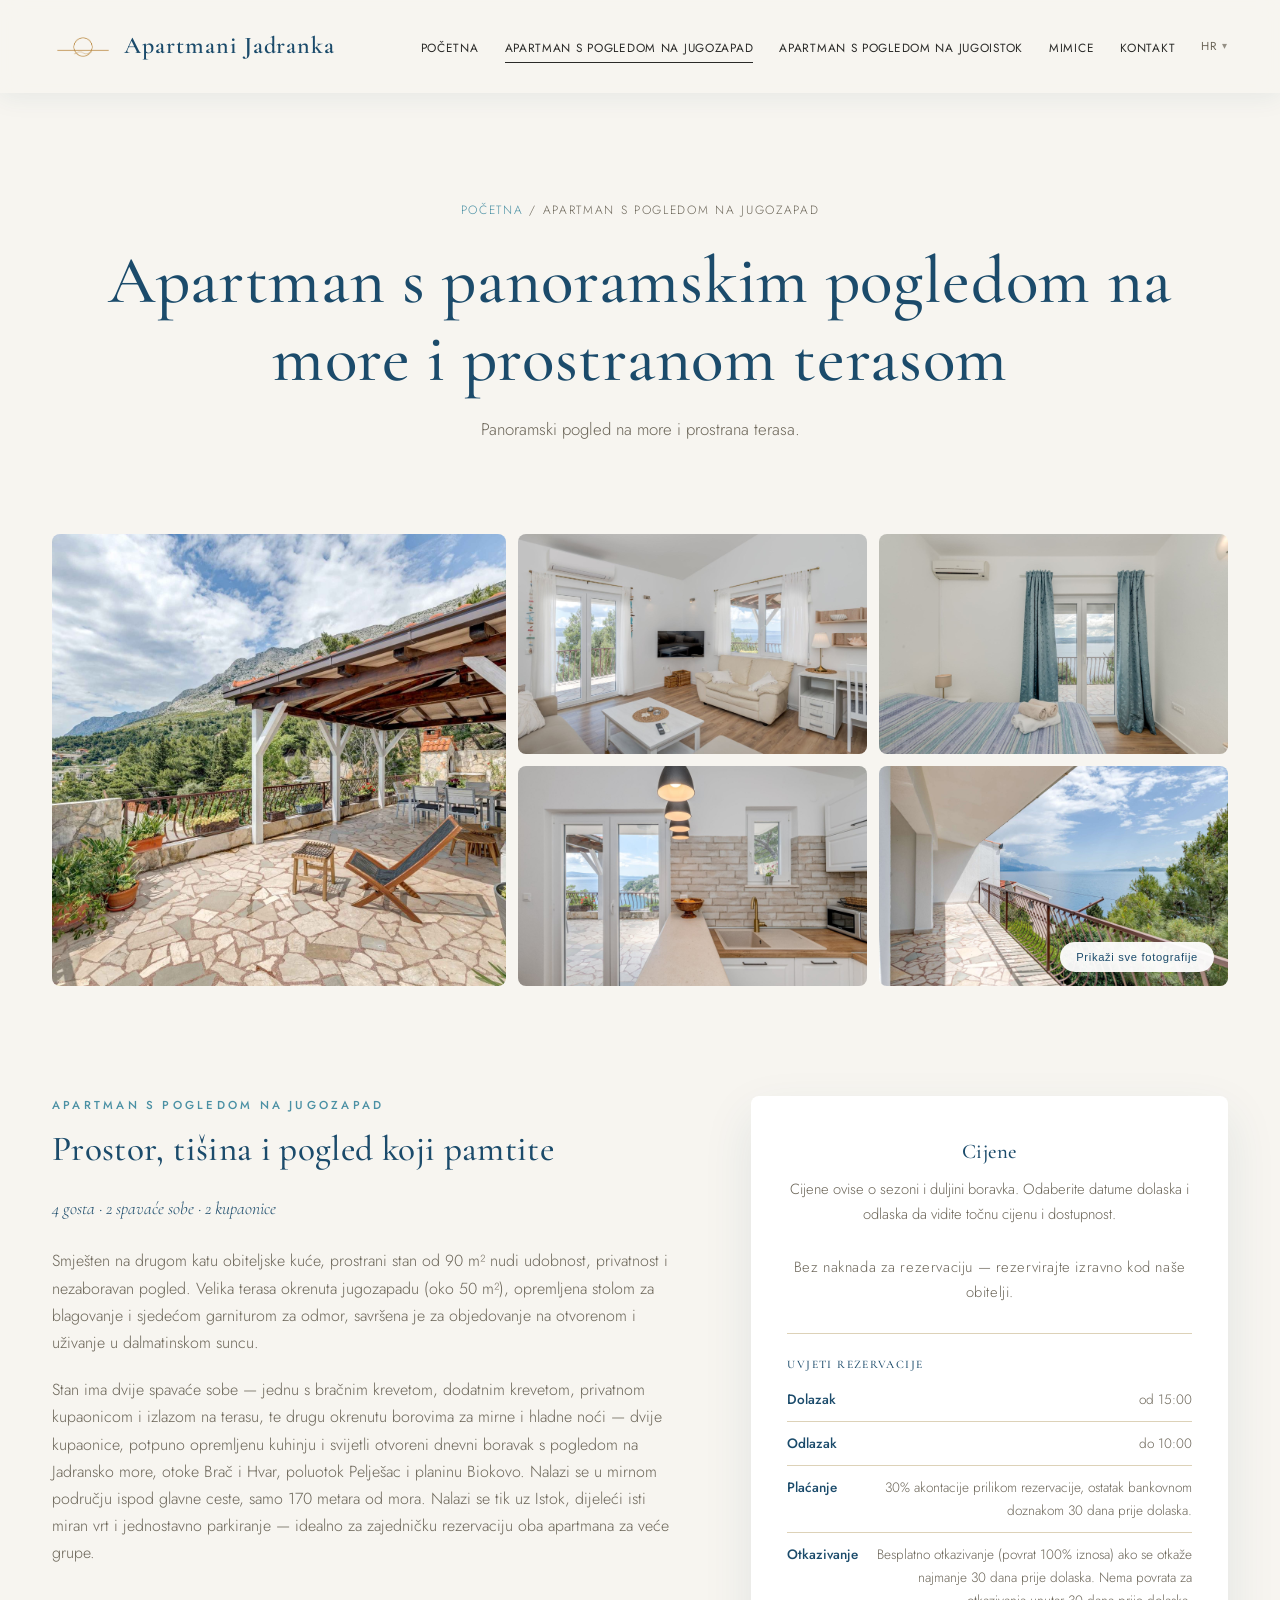
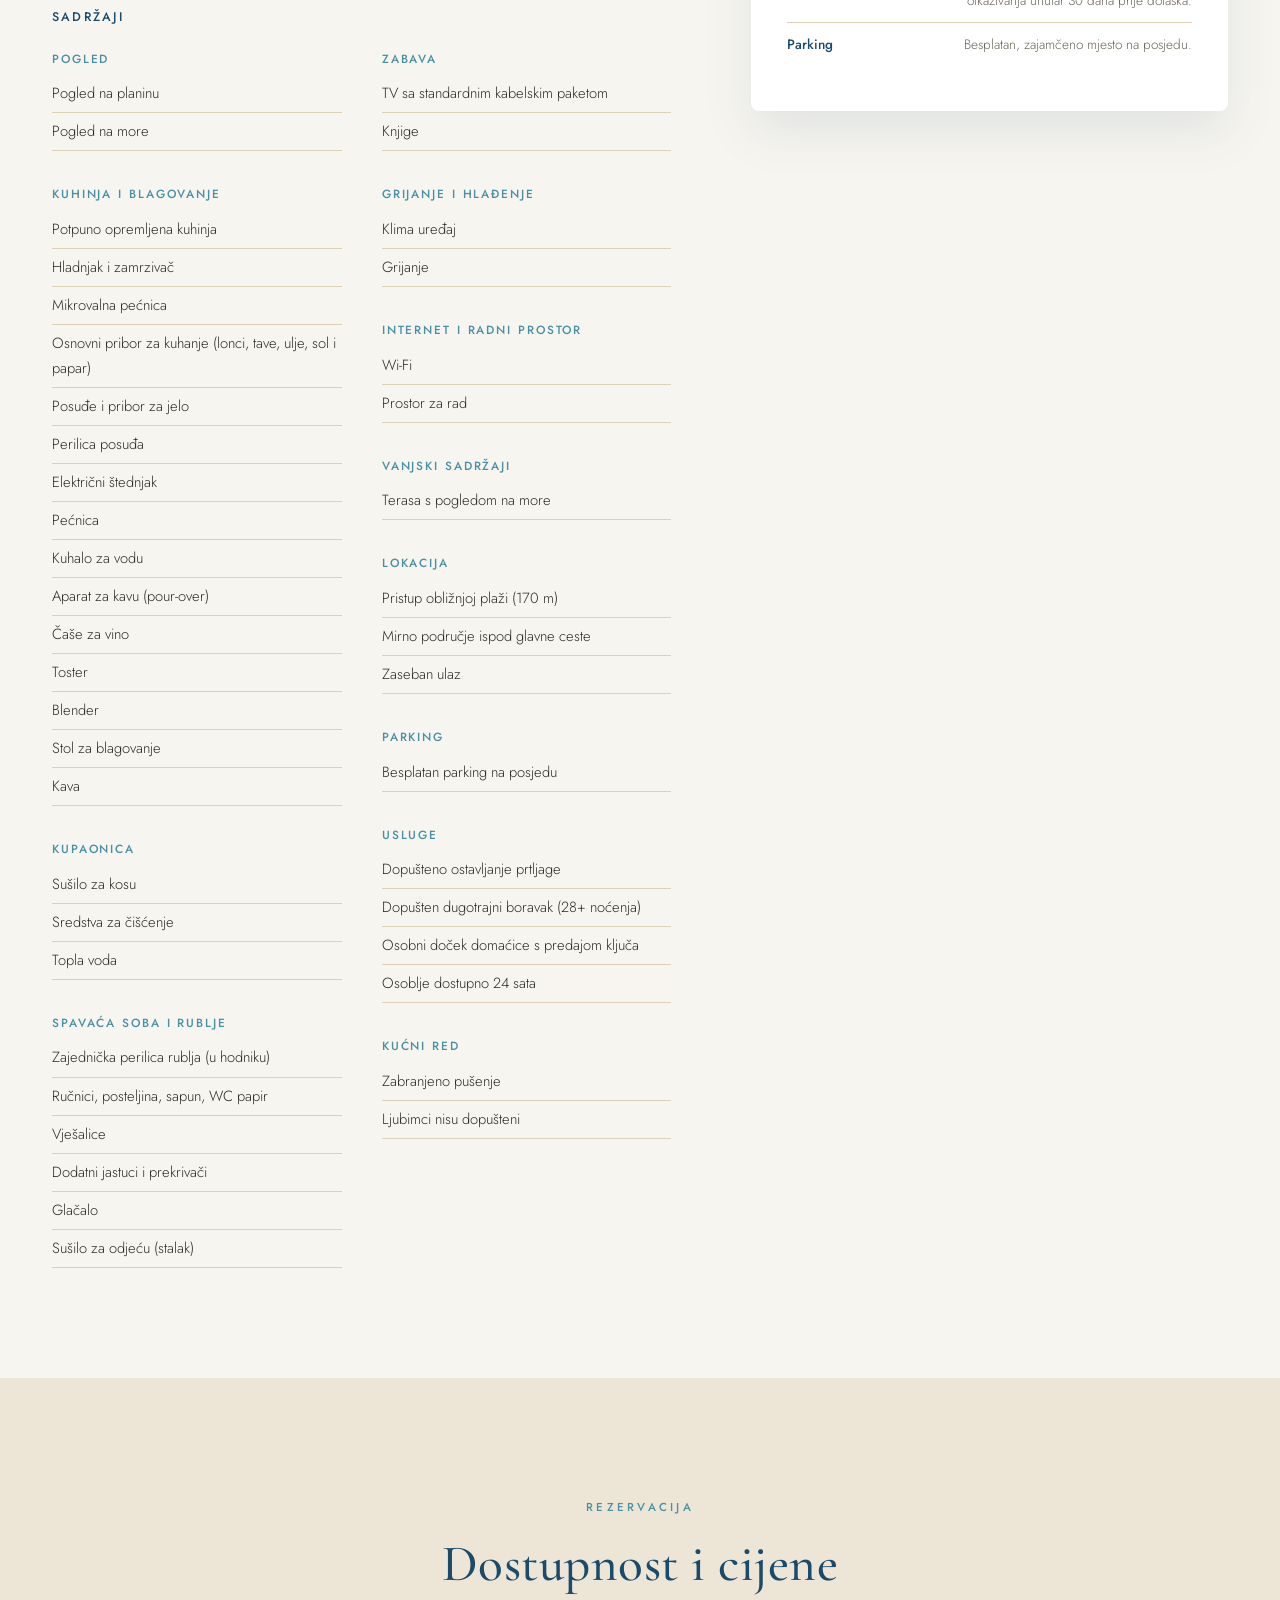
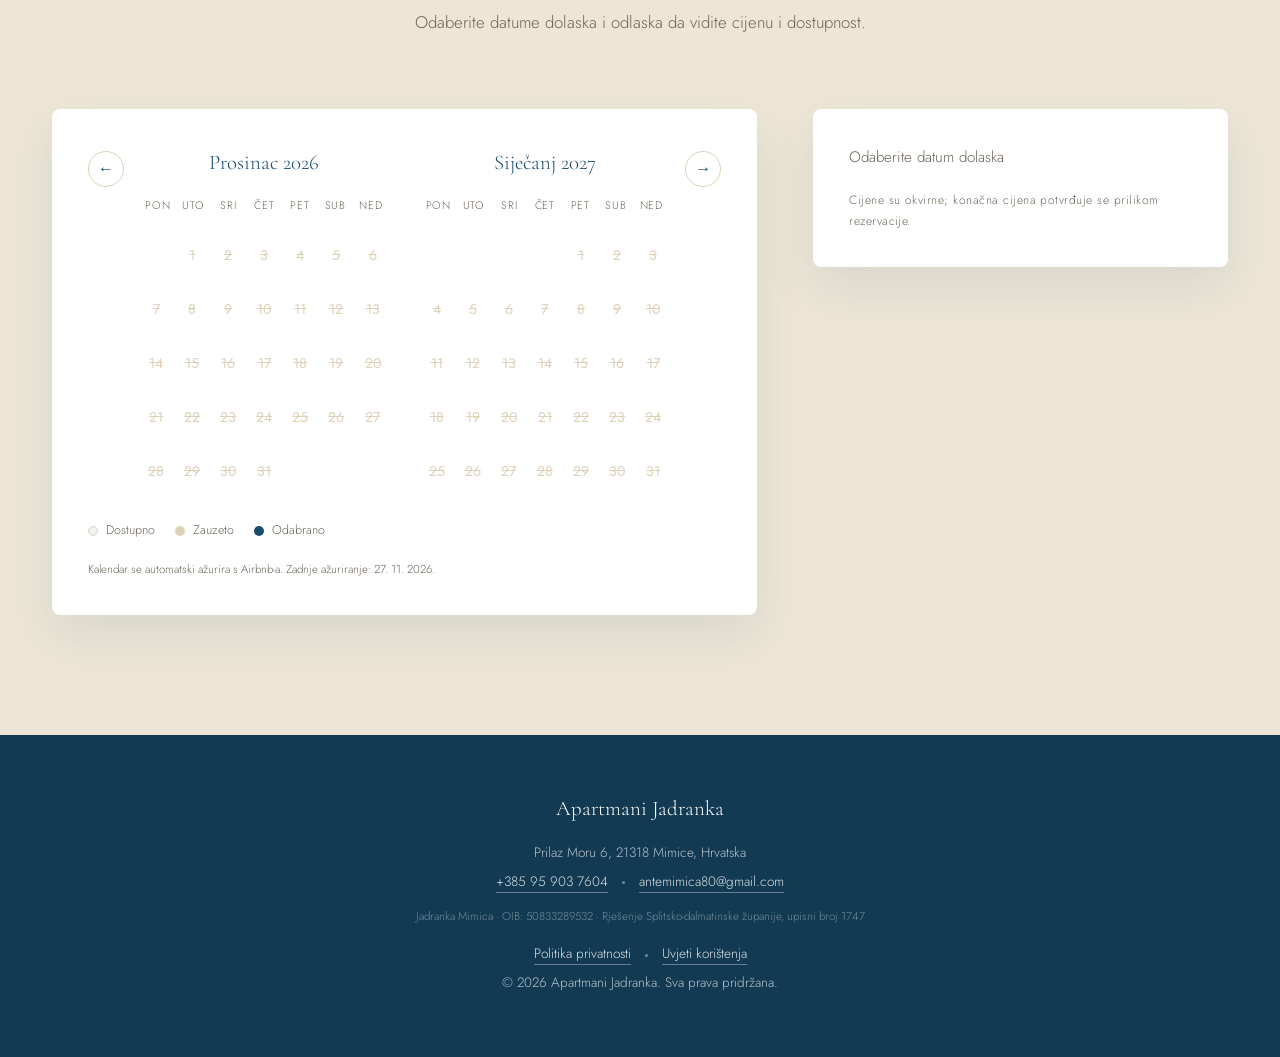
<file: pages/stan.html>
<!DOCTYPE html>
<html lang="hr">
<head>
  <!-- Google tag (gtag.js) -->
  <script async src="https://www.googletagmanager.com/gtag/js?id=G-CR2MEZJY6G"></script>
  <script>
    window.dataLayer = window.dataLayer || [];
    function gtag(){dataLayer.push(arguments);}
    gtag('js', new Date());
    gtag('config', 'G-CR2MEZJY6G');
  </script>
  <meta charset="UTF-8">
  <meta name="viewport" content="width=device-width, initial-scale=1.0">
  <title data-i18n="stan.title_tag">Apartman s velikom terasom u Mimicama | Apartmani Jadranka</title>
  <meta name="description" content="Apartman &quot;Stan&quot; u Mimicama na Omiškoj rivijeri — prostrana terasa s pogledom na more, dvije spavaće sobe, do 4 gosta. Mirna lokacija samo 170 m od plaže. Rezervirajte izravno kod domaćina.">
  <meta property="og:title" content="Apartman s velikom terasom u Mimicama | Apartmani Jadranka">
  <meta property="og:description" content="Apartman &quot;Stan&quot; u Mimicama — prostrana terasa s pogledom na more, dvije spavaće sobe, do 4 gosta.">
  <meta property="og:image" content="https://mimice.hr/images/stan-cover.jpg">
  <meta property="og:url" content="https://mimice.hr/pages/stan.html">
  <meta property="og:type" content="website">
  <meta name="twitter:card" content="summary_large_image">
  <meta name="twitter:title" content="Apartman s velikom terasom u Mimicama | Apartmani Jadranka">
  <meta name="twitter:description" content="Apartman &quot;Stan&quot; u Mimicama — prostrana terasa s pogledom na more, dvije spavaće sobe, do 4 gosta.">
  <meta name="twitter:image" content="https://mimice.hr/images/stan-cover.jpg">
  <link rel="canonical" href="https://mimice.hr/pages/stan.html">
  <link rel="alternate" hreflang="hr" href="https://mimice.hr/pages/stan.html">
  <link rel="alternate" hreflang="en" href="https://mimice.hr/en/pages/stan.html">
  <link rel="alternate" hreflang="x-default" href="https://mimice.hr/pages/stan.html">
  <link rel="preconnect" href="https://fonts.googleapis.com">
  <link rel="preconnect" href="https://fonts.gstatic.com" crossorigin>
  <link href="https://fonts.googleapis.com/css2?family=Cormorant+Garamond:wght@500;600&family=Jost:wght@300;400;500&display=swap" rel="stylesheet">
  <link rel="preload" as="image" href="../images/stan-cover.jpg?v=20260911" fetchpriority="high">
  <link rel="icon" href="../images/favicon.ico?v=20261019" sizes="any">
  <link rel="icon" type="image/png" sizes="32x32" href="../images/favicon-32x32.png?v=20261019">
  <link rel="icon" type="image/png" sizes="16x16" href="../images/favicon-16x16.png?v=20261019">
  <link rel="icon" type="image/png" sizes="48x48" href="../images/favicon-48x48.png?v=20261019">
  <link rel="icon" type="image/png" sizes="96x96" href="../images/favicon-96x96.png?v=20261019">
  <link rel="apple-touch-icon" href="../images/apple-touch-icon.png">
  <link rel="stylesheet" href="../css/style.css?v=20260938">
  <script type="application/ld+json">
  {
    "@context": "https://schema.org",
    "@type": "LodgingBusiness",
    "name": "Apartmani Jadranka — Apartman s panoramskim pogledom na more i prostranom terasom",
    "description": "Spacious 90 m² apartment with panoramic sea views and a large terrace, sleeps 4, on the Omiš Riviera in Mimice, Croatia.",
    "image": "https://mimice.hr/images/stan-cover.jpg",
    "url": "https://mimice.hr/pages/stan.html",
    "telephone": "+385959037604",
    "email": "antemimica80@gmail.com",
    "address": {
      "@type": "PostalAddress",
      "streetAddress": "Prilaz Moru 6",
      "addressLocality": "Mimice",
      "postalCode": "21318",
      "addressRegion": "Splitsko-dalmatinska županija",
      "addressCountry": "HR"
    },
    "geo": {
      "@type": "GeoCoordinates",
      "latitude": 43.404,
      "longitude": 16.813
    },
    "checkinTime": "15:00",
    "checkoutTime": "10:00",
    "priceRange": "€50-€210",
    "numberOfRooms": 2,
    "amenityFeature": [
      { "@type": "LocationFeatureSpecification", "name": "Free parking", "value": true },
      { "@type": "LocationFeatureSpecification", "name": "Wi-Fi", "value": true },
      { "@type": "LocationFeatureSpecification", "name": "Air conditioning", "value": true },
      { "@type": "LocationFeatureSpecification", "name": "Sea view", "value": true },
      { "@type": "LocationFeatureSpecification", "name": "Terrace", "value": true },
      { "@type": "LocationFeatureSpecification", "name": "Mountain view", "value": true },
      { "@type": "LocationFeatureSpecification", "name": "Private entrance", "value": true },
      { "@type": "LocationFeatureSpecification", "name": "Dedicated workspace", "value": true },
      { "@type": "LocationFeatureSpecification", "name": "Dishwasher", "value": true },
      { "@type": "LocationFeatureSpecification", "name": "Fully equipped kitchen", "value": true }
    ]
  }
  </script>
</head>
<body data-unit="stan">

  <header class="site-header solid">
    <nav class="nav">
      <a href="../index.html" class="nav-brand"><img src="../images/nav-logo-icon.png" alt="Apartmani Jadranka logo" class="nav-logo-icon" width="62" height="28" loading="lazy">Apartmani Jadranka</a>
      <ul class="nav-links">
        <li><a href="../index.html" data-i18n="nav.home">Home</a></li>
        <li><a href="stan.html" class="active" data-i18n="nav.stan">Stan</a></li>
        <li><a href="istok.html" data-i18n="nav.istok">Istok</a></li>
        <li><a href="../index.html#mimice" data-i18n="nav.mimice">Mimice</a></li>
        <li><a href="../index.html#contact" data-i18n="nav.contact">Contact</a></li>
        <li class="lang-switch">
          <button type="button" class="lang-toggle" aria-haspopup="listbox" aria-expanded="false">
            <span class="lang-current">HR</span>
          </button>
          <ul class="lang-menu" role="listbox">
            <li role="option"><button type="button" class="active" data-lang-btn="hr">Hrvatski</button></li>
            <li role="option"><a href="../en/pages/stan.html" data-lang-btn="en">English</a></li>
            <li role="option"><button type="button" data-lang-btn="de">Deutsch</button></li>
            <li role="option"><button type="button" data-lang-btn="pl">Polski</button></li>
            <li role="option"><button type="button" data-lang-btn="cs">Čeština</button></li>
          </ul>
        </li>
      </ul>
      <button class="nav-toggle" aria-label="Toggle menu" aria-expanded="false">
        <span></span><span></span><span></span>
      </button>
      <div class="nav-backdrop"></div>
    </nav>
  </header>

  <main>

  <!-- ============ UNIT HERO ============ -->
  <section class="unit-hero-page">
    <div class="container">
      <p class="breadcrumb"><a href="../index.html" data-i18n="stan.breadcrumb">Home</a> / <span data-i18n="nav.stan">Stan</span></p>
      <h1 data-i18n="stan.display_name">Apartman s panoramskim pogledom na more i prostranom terasom</h1>
      <p class="tagline" data-i18n="stan.tagline">Panoramic sea views and a spacious terrace.</p>
    </div>
  </section>

  <!-- ============ GALLERY ============ -->
  <!-- The 5 "featured" photos (class="gallery-featured") are the ones shown in the
       compact preview (js/gallery.js) before a visitor clicks "Show all photos" — move
       the class to different tiles below to change which photos represent the apartment. -->
  <section class="container reveal" style="padding-bottom: 0;">
    <div class="gallery-grid">
      <div class="gallery-item gallery-featured" style="background: url('../images/stan-cover.jpg?v=20260911') center/cover no-repeat;"><span data-i18n="stan.gallery.terrace">Terrace</span></div>
      <div class="gallery-item" style="background: url('../images/stan-terrace-2.jpg') center/cover no-repeat;"><span data-i18n="stan.gallery.terrace">Terrace</span></div>
      <div class="gallery-item gallery-featured" style="background: url('../images/stan-living-1.jpg') center/cover no-repeat;"><span data-i18n="stan.gallery.living">Living room</span></div>
      <div class="gallery-item" style="background: url('../images/stan-living-2.jpg') center/cover no-repeat;"><span data-i18n="stan.gallery.living">Living room</span></div>
      <div class="gallery-item gallery-featured" style="background: url('../images/stan-bedroom1-1.jpg') center/cover no-repeat;"><span data-i18n="stan.gallery.bedroom1">Bedroom 1</span></div>
      <div class="gallery-item" style="background: url('../images/stan-bedroom1-2.jpg') center/cover no-repeat;"><span data-i18n="stan.gallery.bedroom1">Bedroom 1</span></div>
      <div class="gallery-item" style="background: url('../images/stan-bedroom2-1.jpg') center/cover no-repeat;"><span data-i18n="stan.gallery.bedroom2">Bedroom 2</span></div>
      <div class="gallery-item" style="background: url('../images/stan-bedroom2-2.jpg') center/cover no-repeat;"><span data-i18n="stan.gallery.bedroom2">Bedroom 2</span></div>
      <div class="gallery-item" style="background: url('../images/stan-bathroom1-1.jpg') center/cover no-repeat;"><span data-i18n="stan.gallery.bathroom1">Bathroom 1</span></div>
      <div class="gallery-item" style="background: url('../images/stan-bathroom1-2.jpg') center/cover no-repeat;"><span data-i18n="stan.gallery.bathroom1">Bathroom 1</span></div>
      <div class="gallery-item" style="background: url('../images/stan-bathroom2-1.jpg') center/cover no-repeat;"><span data-i18n="stan.gallery.bathroom2">Bathroom 2</span></div>
      <div class="gallery-item" style="background: url('../images/stan-bathroom2-2.jpg') center/cover no-repeat;"><span data-i18n="stan.gallery.bathroom2">Bathroom 2</span></div>
      <div class="gallery-item gallery-featured" style="background: url('../images/stan-kitchen-1.jpg') center/cover no-repeat;"><span data-i18n="stan.gallery.kitchen">Kitchen</span></div>
      <div class="gallery-item" style="background: url('../images/stan-kitchen-2.jpg') center/cover no-repeat;"><span data-i18n="stan.gallery.kitchen">Kitchen</span></div>
      <div class="gallery-item gallery-featured" style="background: url('../images/stan-exterior-1.jpg') center/cover no-repeat;"><span data-i18n="stan.gallery.exterior">Outdoor area</span></div>
      <div class="gallery-item" style="background: url('../images/stan-exterior-2.jpg') center/cover no-repeat;"><span data-i18n="stan.gallery.exterior">Outdoor area</span></div>
    </div>
  </section>

  <!-- ============ DETAILS ============ -->
  <section class="unit-details">
    <div class="container">
      <div class="unit-details-grid">
        <div class="unit-description reveal">
          <span class="eyebrow" data-i18n="nav.stan">Stan</span>
          <h2 data-i18n="stan.about_title">Space, Quiet, and a View You'll Remember</h2>
          <span class="sleeps-badge" data-i18n="stan.sleeps">4 guests · 2 bedrooms · 2 bathrooms</span>
          <p data-i18n="stan.desc_p1">
            Set on the second floor of a family house, this spacious 90 m² apartment offers comfort, privacy,
            and unforgettable views. The large southwest-facing terrace (about 50 m²), furnished with a dining
            table and lounge seating, is perfect for outdoor dining, relaxing, and soaking up the Dalmatian sun.
          </p>
          <p data-i18n="stan.desc_p2">
            The apartment has two bedrooms — one with a double bed, an extra bed, a private bathroom, and
            terrace access, and another facing the pine trees for quiet, cool nights — two bathrooms, a fully
            equipped kitchen, and a bright, open living room looking out over the Adriatic Sea, the islands of
            Brač and Hvar, the Pelješac peninsula, and Mount Biokovo. Set in a peaceful area below the main
            road, just 170 meters from the sea. Sits just steps from Istok, sharing the same peaceful garden
            and easy parking — ideal for booking both units together for larger group getaways.
          </p>

          <span class="amenities-heading" data-i18n="stan.amenities_heading">Amenities</span>

          <div class="amenities-categories">
            <div class="amenity-category">
              <h4 class="amenity-category-title" data-i18n="stan.cat.scenic">Scenic Views</h4>
              <ul class="amenities-list">
                <li data-i18n="stan.cat.scenic.1">Mountain view</li>
                <li data-i18n="stan.cat.scenic.2">Sea view</li>
              </ul>
            </div>

            <div class="amenity-category">
              <h4 class="amenity-category-title" data-i18n="stan.cat.kitchen">Kitchen &amp; Dining</h4>
              <ul class="amenities-list">
                <li data-i18n="stan.cat.kitchen.1">Fully equipped kitchen</li>
                <li data-i18n="stan.cat.kitchen.2">Refrigerator &amp; freezer</li>
                <li data-i18n="stan.cat.kitchen.3">Microwave</li>
                <li data-i18n="stan.cat.kitchen.4">Cooking basics (pots, pans, oil, salt &amp; pepper)</li>
                <li data-i18n="stan.cat.kitchen.5">Dishes &amp; silverware</li>
                <li data-i18n="stan.cat.kitchen.6">Dishwasher</li>
                <li data-i18n="stan.cat.kitchen.7">Electric stove</li>
                <li data-i18n="stan.cat.kitchen.8">Oven</li>
                <li data-i18n="stan.cat.kitchen.9">Hot water kettle</li>
                <li data-i18n="stan.cat.kitchen.10">Coffee maker (pour-over)</li>
                <li data-i18n="stan.cat.kitchen.11">Wine glasses</li>
                <li data-i18n="stan.cat.kitchen.12">Toaster</li>
                <li data-i18n="stan.cat.kitchen.13">Blender</li>
                <li data-i18n="stan.cat.kitchen.14">Dining table</li>
                <li data-i18n="stan.cat.kitchen.15">Coffee</li>
              </ul>
            </div>

            <div class="amenity-category">
              <h4 class="amenity-category-title" data-i18n="stan.cat.bathroom">Bathroom</h4>
              <ul class="amenities-list">
                <li data-i18n="stan.cat.bathroom.1">Hair dryer</li>
                <li data-i18n="stan.cat.bathroom.2">Cleaning products</li>
                <li data-i18n="stan.cat.bathroom.3">Hot water</li>
              </ul>
            </div>

            <div class="amenity-category">
              <h4 class="amenity-category-title" data-i18n="stan.cat.bedroom">Bedroom &amp; Linens</h4>
              <ul class="amenities-list">
                <li data-i18n="stan.cat.bedroom.1">Shared washing machine (in the hallway)</li>
                <li data-i18n="stan.cat.bedroom.2">Towels, bed linen, soap, toilet paper</li>
                <li data-i18n="stan.cat.bedroom.3">Hangers</li>
                <li data-i18n="stan.cat.bedroom.4">Extra pillows &amp; blankets</li>
                <li data-i18n="stan.cat.bedroom.5">Iron</li>
                <li data-i18n="stan.cat.bedroom.6">Drying rack for clothing</li>
              </ul>
            </div>

            <div class="amenity-category">
              <h4 class="amenity-category-title" data-i18n="stan.cat.entertainment">Entertainment</h4>
              <ul class="amenities-list">
                <li data-i18n="stan.cat.entertainment.1">TV with standard cable</li>
                <li data-i18n="stan.cat.entertainment.2">Books</li>
              </ul>
            </div>

            <div class="amenity-category">
              <h4 class="amenity-category-title" data-i18n="stan.cat.climate">Heating &amp; Cooling</h4>
              <ul class="amenities-list">
                <li data-i18n="stan.cat.climate.1">Air conditioning</li>
                <li data-i18n="stan.cat.climate.2">Heating</li>
              </ul>
            </div>

            <div class="amenity-category">
              <h4 class="amenity-category-title" data-i18n="stan.cat.internet">Internet &amp; Office</h4>
              <ul class="amenities-list">
                <li data-i18n="stan.cat.internet.1">Wi-Fi</li>
                <li data-i18n="stan.cat.internet.2">Dedicated workspace</li>
              </ul>
            </div>

            <div class="amenity-category">
              <h4 class="amenity-category-title" data-i18n="stan.cat.outdoor">Outdoor</h4>
              <ul class="amenities-list">
                <li data-i18n="stan.cat.outdoor.1">Terrace with sea view</li>
              </ul>
            </div>

            <div class="amenity-category">
              <h4 class="amenity-category-title" data-i18n="stan.cat.location">Location</h4>
              <ul class="amenities-list">
                <li data-i18n="stan.cat.location.1">Access to nearby beach (170 m)</li>
                <li data-i18n="stan.cat.location.2">Peaceful area below the main road</li>
                <li data-i18n="stan.cat.location.3">Private entrance</li>
              </ul>
            </div>

            <div class="amenity-category">
              <h4 class="amenity-category-title" data-i18n="stan.cat.parking">Parking</h4>
              <ul class="amenities-list">
                <li data-i18n="stan.cat.parking.1">Free parking on premises</li>
              </ul>
            </div>

            <div class="amenity-category">
              <h4 class="amenity-category-title" data-i18n="stan.cat.services">Services</h4>
              <ul class="amenities-list">
                <li data-i18n="stan.cat.services.1">Luggage drop-off allowed</li>
                <li data-i18n="stan.cat.services.2">Long-term stays allowed (28+ nights)</li>
                <li data-i18n="stan.cat.services.3">Personal welcome and key handover on arrival</li>
                <li data-i18n="stan.cat.services.4">Staff available 24 hours</li>
              </ul>
            </div>

            <div class="amenity-category">
              <h4 class="amenity-category-title" data-i18n="stan.cat.houserules">House Rules</h4>
              <ul class="amenities-list">
                <li data-i18n="stan.cat.houserules.1">No smoking</li>
                <li data-i18n="stan.cat.houserules.2">No pets allowed</li>
              </ul>
            </div>
          </div>
        </div>

        <aside class="pricing-card reveal">
          <h3 data-i18n="istok.pricing_title">Pricing</h3>
          <p data-i18n="istok.pricing_desc">Rates vary by season and length of stay. Select your check-in and check-out dates to see the exact price and availability.</p>
          <p class="pricing-note" data-i18n="istok.pricing_note">No booking fees — reserve directly with our family.</p>

          <h4 class="policy-heading" data-i18n="policy.title">Booking Policy</h4>
          <dl class="policy-list">
            <div class="policy-item">
              <dt data-i18n="policy.checkin_label">Check-in</dt>
              <dd data-i18n="policy.checkin_value">From 3:00 PM</dd>
            </div>
            <div class="policy-item">
              <dt data-i18n="policy.checkout_label">Check-out</dt>
              <dd data-i18n="policy.checkout_value">Until 10:00 AM</dd>
            </div>
            <div class="policy-item">
              <dt data-i18n="policy.payment_label">Payment</dt>
              <dd data-i18n="policy.payment_value">A 30% deposit at booking, with the remaining balance due by bank transfer 30 days before arrival.</dd>
            </div>
            <div class="policy-item">
              <dt data-i18n="policy.cancel_label">Cancellation</dt>
              <dd data-i18n="policy.cancel_value">Free cancellation (100% refund) if cancelled at least 30 days before arrival. No refund for cancellations made within 30 days of arrival.</dd>
            </div>
            <div class="policy-item">
              <dt data-i18n="policy.parking_label">Parking</dt>
              <dd data-i18n="policy.parking_value">Free, guaranteed on-site parking.</dd>
            </div>
          </dl>
        </aside>
      </div>
    </div>
  </section>

  <!-- ============ AVAILABILITY & PRICING ============ -->
  <section id="availability" class="availability-section">
    <div class="container">
      <div class="section-header reveal">
        <span class="eyebrow" data-i18n="calendar.avail.eyebrow">Booking</span>
        <h2 class="section-title" data-i18n="calendar.avail.title">Availability &amp; Pricing</h2>
        <p class="section-subtitle" data-i18n="calendar.avail.subtitle">Select your check-in and check-out dates to see pricing and availability.</p>
      </div>

      <div class="availability-grid reveal">
        <div class="calendar-widget">
          <div class="calendar-header">
            <button type="button" class="calendar-nav" id="calendar-prev" data-i18n-aria-label="calendar.avail.prev" aria-label="Previous month">&larr;</button>
            <div class="calendar-months">
              <div class="calendar-month">
                <span class="calendar-month-label" id="calendar-month-label"></span>
                <div class="calendar-weekdays" id="calendar-weekdays"></div>
                <div class="calendar-days" id="calendar-days"></div>
              </div>
              <div class="calendar-month calendar-month-second">
                <span class="calendar-month-label" id="calendar-month-label-2"></span>
                <div class="calendar-weekdays" id="calendar-weekdays-2"></div>
                <div class="calendar-days" id="calendar-days-2"></div>
              </div>
            </div>
            <button type="button" class="calendar-nav" id="calendar-next" data-i18n-aria-label="calendar.avail.next" aria-label="Next month">&rarr;</button>
          </div>
          <div class="calendar-legend">
            <span class="legend-item"><span class="legend-dot available"></span><span data-i18n="calendar.avail.legend_available">Available</span></span>
            <span class="legend-item"><span class="legend-dot unavailable"></span><span data-i18n="calendar.avail.legend_unavailable">Unavailable</span></span>
            <span class="legend-item"><span class="legend-dot selected"></span><span data-i18n="calendar.avail.legend_selected">Selected</span></span>
          </div>
          <p class="calendar-updated" id="calendar-updated"></p>
        </div>

        <aside class="booking-summary">
          <div id="booking-summary-content">
            <p class="booking-prompt" data-i18n="calendar.avail.prompt_checkin">Select a check-in date</p>
          </div>
          <button type="button" class="text-link booking-clear" id="booking-clear" data-i18n="calendar.avail.clear" style="display: none;">Clear selection</button>
          <p class="pricing-note" data-i18n="calendar.avail.note">Prices are indicative; final price is confirmed at booking.</p>

          <!-- Shown only once valid, available dates meeting the season's minimum stay are selected (see js/calendar.js) -->
          <form id="availability-inquiry-form" class="inquiry-form" action="https://formspree.io/f/mljdrgpj" method="POST" novalidate style="display: none;">
            <input type="text" name="_gotcha" style="display: none;" tabindex="-1" autocomplete="off">
            <input type="hidden" name="_subject" value="">
            <input type="hidden" name="unit" value="">
            <input type="hidden" name="checkin" value="">
            <input type="hidden" name="checkout" value="">
            <input type="hidden" name="nights" value="">
            <input type="hidden" name="total_price" value="">
            <h3 class="inquiry-form-title" data-i18n="calendar.avail.inquiry_title">Send an Inquiry for These Dates</h3>

            <div class="form-group">
              <label for="avail-name" data-i18n="contact.form_name">Full Name</label>
              <input type="text" id="avail-name" name="name" data-i18n-placeholder="contact.form_name_ph" placeholder="Your name" required>
            </div>
            <div class="form-group">
              <label for="avail-email" data-i18n="contact.form_email">Email</label>
              <input type="email" id="avail-email" name="email" placeholder="you@example.com" required>
            </div>
            <div class="form-group">
              <label for="avail-phone" data-i18n="calendar.avail.form_phone">Phone</label>
              <input type="tel" id="avail-phone" name="phone" data-i18n-placeholder="calendar.avail.form_phone_ph" placeholder="Your phone number" required>
            </div>
            <div class="form-row">
              <div class="form-group">
                <label for="avail-adults" data-i18n="calendar.avail.form_adults">Number of adults</label>
                <div class="stepper" data-stepper="adults">
                  <button type="button" class="stepper-btn" data-step="-1" data-i18n-aria-label="calendar.avail.guests_decrease" aria-label="Decrease">&minus;</button>
                  <input type="number" id="avail-adults" name="adults" min="1" max="4" value="1" readonly required>
                  <button type="button" class="stepper-btn" data-step="1" data-i18n-aria-label="calendar.avail.guests_increase" aria-label="Increase">&plus;</button>
                </div>
              </div>
              <div class="form-group">
                <label for="avail-children" data-i18n="calendar.avail.form_children">Number of children</label>
                <div class="stepper" data-stepper="children">
                  <button type="button" class="stepper-btn" data-step="-1" data-i18n-aria-label="calendar.avail.guests_decrease" aria-label="Decrease">&minus;</button>
                  <input type="number" id="avail-children" name="children" min="0" max="3" value="0" readonly>
                  <button type="button" class="stepper-btn" data-step="1" data-i18n-aria-label="calendar.avail.guests_increase" aria-label="Increase">&plus;</button>
                </div>
              </div>
            </div>
            <div class="form-group">
              <label for="avail-message" data-i18n="contact.form_message">Message</label>
              <textarea id="avail-message" name="message" data-i18n-placeholder="calendar.avail.form_message_ph" placeholder="Notes, special requests..."></textarea>
            </div>

            <button type="submit" class="btn btn-primary" data-i18n="calendar.avail.form_submit">Send Inquiry</button>
            <div id="availability-form-status" class="form-status" role="status"></div>
          </form>
        </aside>
      </div>
    </div>
  </section>

  </main>

  <footer class="site-footer">
    <div class="container">
      <p class="footer-brand">Apartmani Jadranka</p>
      <p data-i18n="footer.address">Prilaz Moru 6, 21318 Mimice, Hrvatska</p>
      <p class="footer-contact">
        <a href="tel:+385959037604">+385 95 903 7604</a>
        <span class="dot" aria-hidden="true"></span>
        <a href="mailto:antemimica80@gmail.com">antemimica80@gmail.com</a>
      </p>
      <p class="footer-legal-id" data-i18n="footer.legal_id">Jadranka Mimica · OIB: 50833289532 · Approval by Split-Dalmatia County, registration no. 1747</p>
      <p class="footer-links">
        <a href="../privacy.html" data-i18n="footer.privacy_link">Privacy Policy</a>
        <span class="dot" aria-hidden="true"></span>
        <a href="../terms.html" data-i18n="footer.terms_link">Terms of Use</a>
      </p>
      <p>&copy; <span id="year"></span> Apartmani Jadranka. <span data-i18n="footer.rights">All rights reserved.</span></p>
    </div>
  </footer>

  <script src="../js/i18n.js?v=20260938"></script>
  <script src="../js/main.js?v=20260927"></script>
  <script src="../js/gallery.js?v=20260910"></script>
  <script src="../js/calendar.js?v=20261010"></script>
  <script>document.getElementById('year').textContent = new Date().getFullYear();</script>
</body>
</html>
</file>
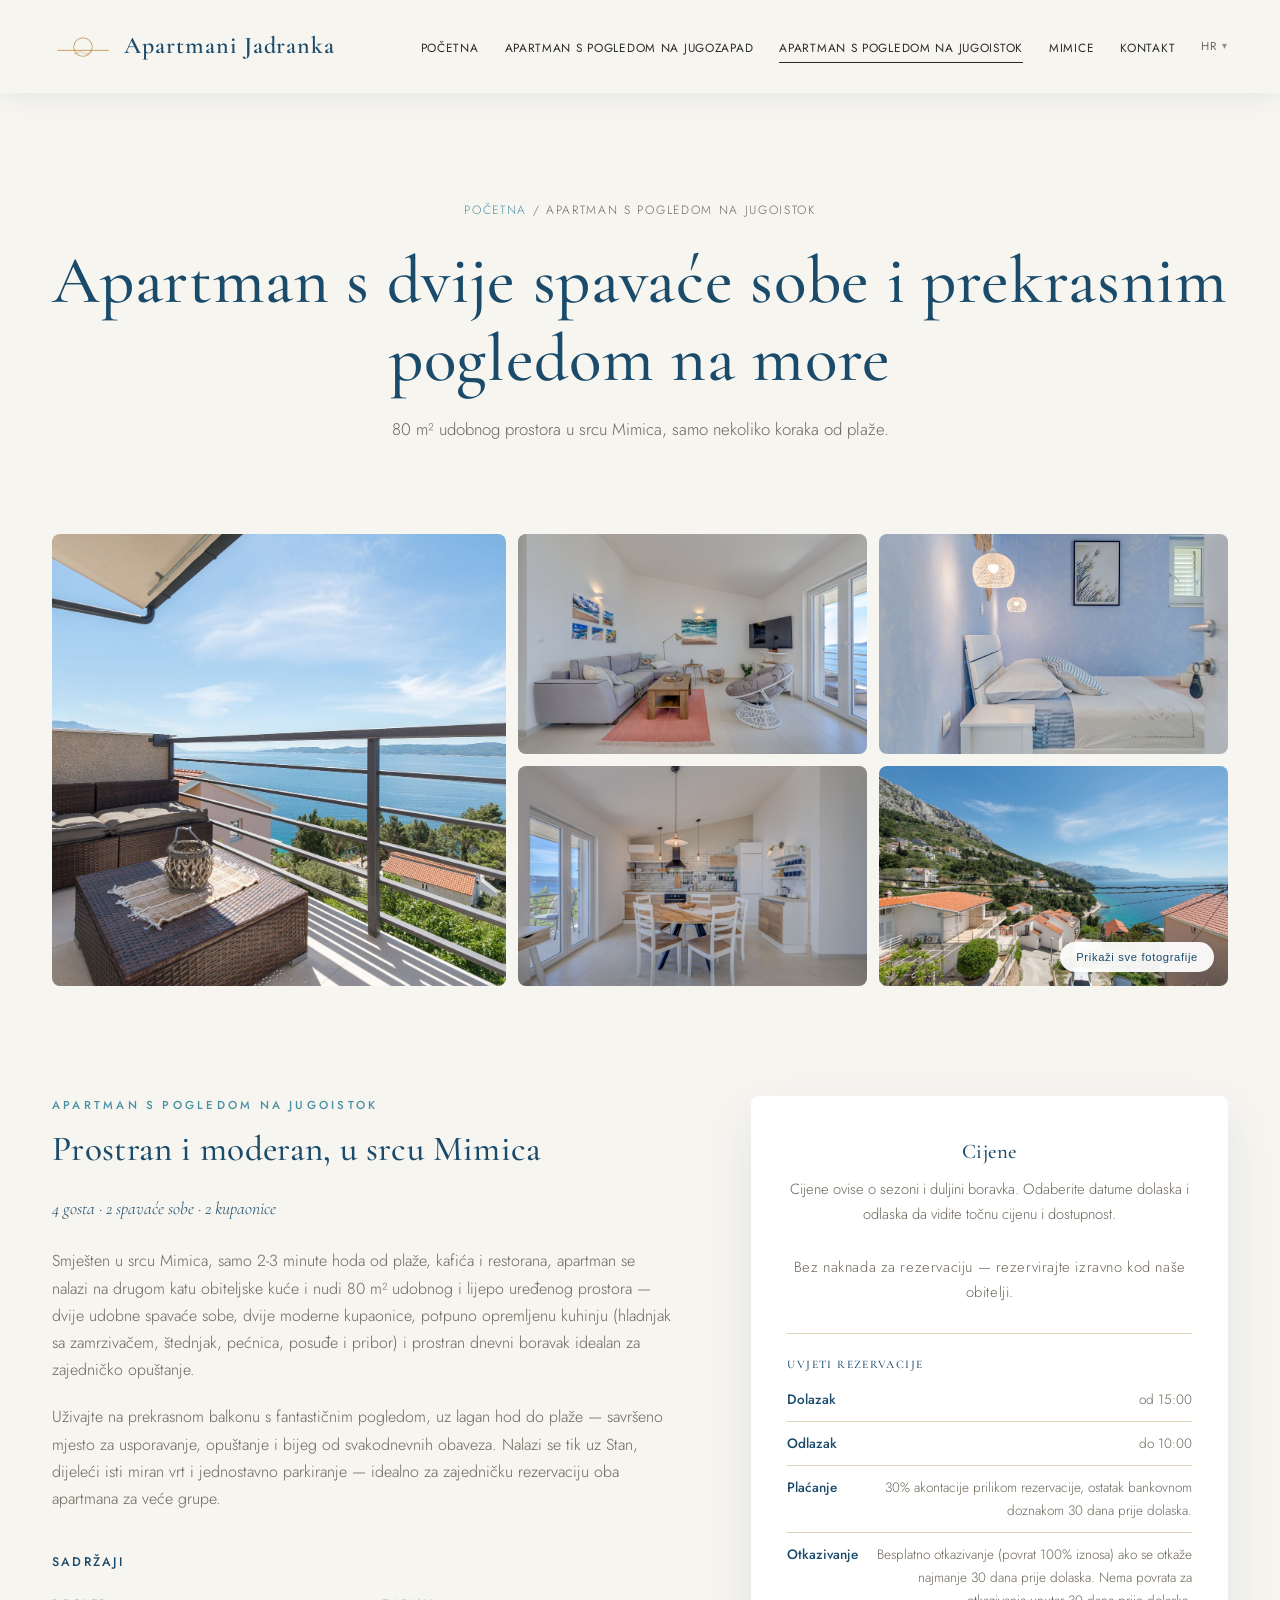
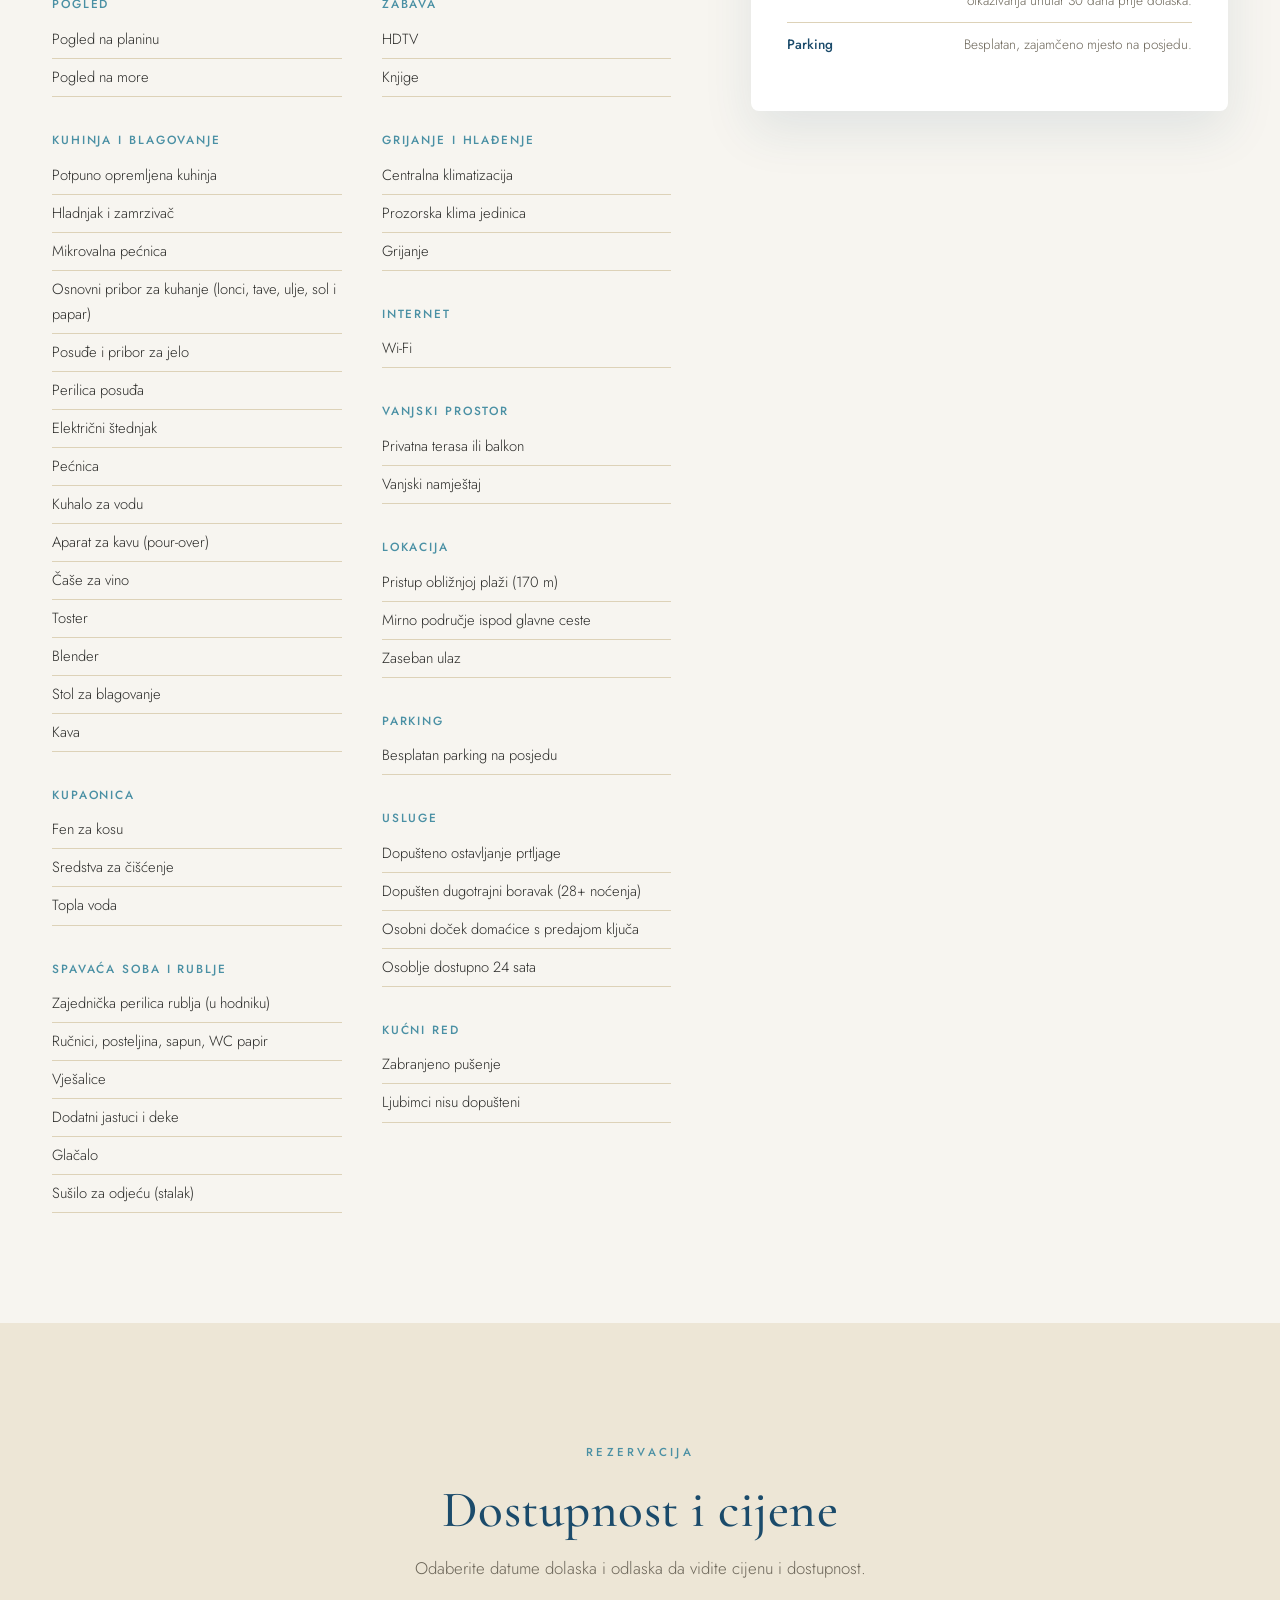
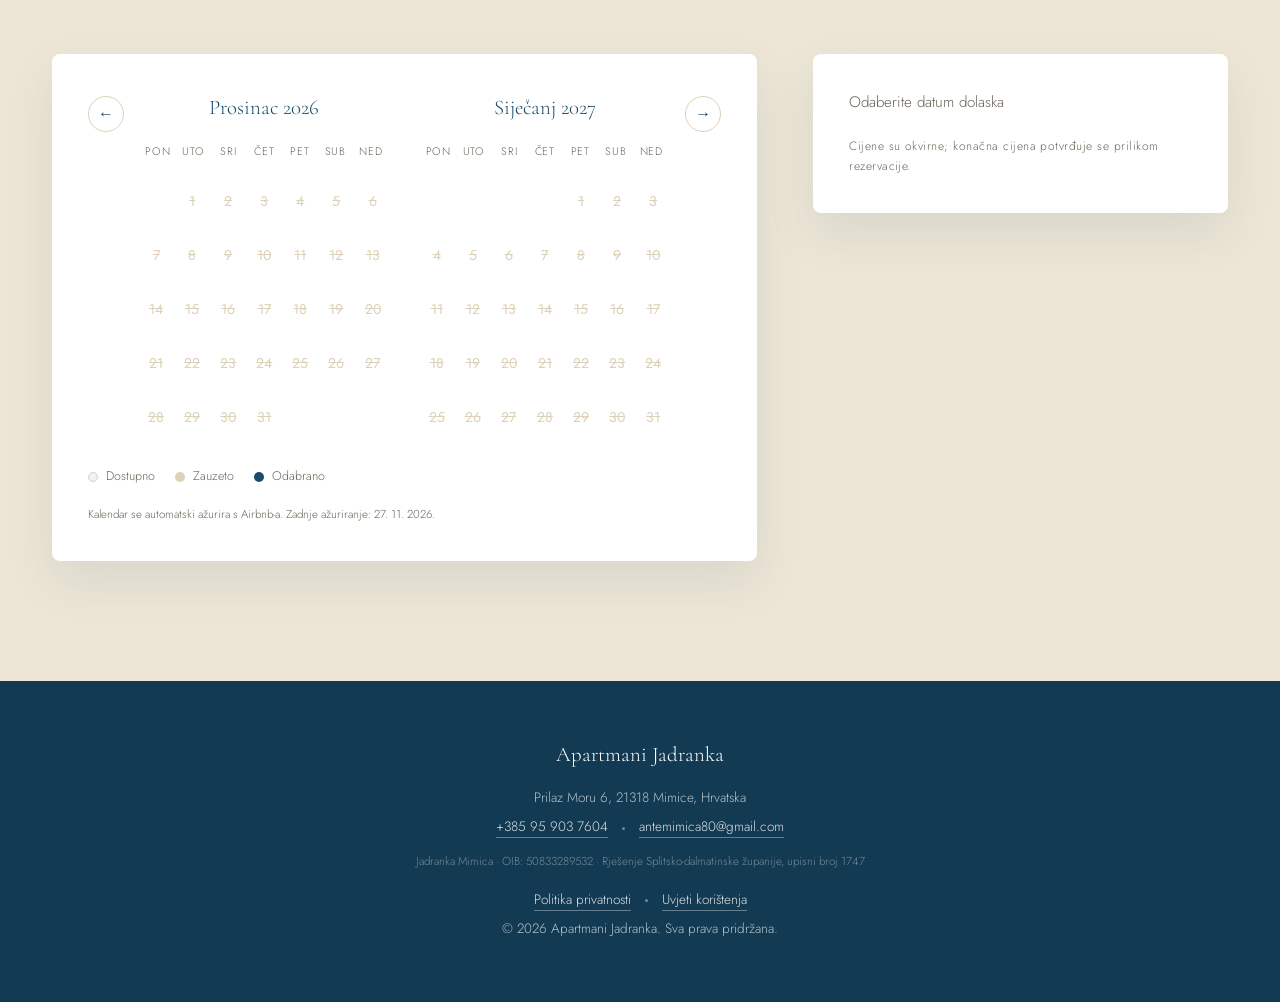
<file: en/pages/istok.html>
<!DOCTYPE html>
<html lang="en">
<head>
  <!-- Google tag (gtag.js) -->
  <script async src="https://www.googletagmanager.com/gtag/js?id=G-CR2MEZJY6G"></script>
  <script>
    window.dataLayer = window.dataLayer || [];
    function gtag(){dataLayer.push(arguments);}
    gtag('js', new Date());
    gtag('config', 'G-CR2MEZJY6G');
  </script>
  <meta charset="UTF-8">
  <meta name="viewport" content="width=device-width, initial-scale=1.0">
  <title data-i18n="istok.title_tag">Two-Bedroom Apartment with Stunning Sea View | Apartmani Jadranka</title>
  <meta name="description" content="Apartment &quot;Istok&quot; in Mimice on the Omiš Riviera — a two-bedroom apartment with sea views, just 170 m from the beach. Ideal for a family holiday in Dalmatia. Check dates and book.">
  <meta property="og:title" content="Two-Bedroom Apartment with Stunning Sea View | Apartmani Jadranka">
  <meta property="og:description" content="Apartment &quot;Istok&quot; in Mimice — a two-bedroom apartment with sea views, just 170 m from the beach.">
  <meta property="og:image" content="https://mimice.hr/images/istok-cover.jpg">
  <meta property="og:url" content="https://mimice.hr/en/pages/istok.html">
  <meta property="og:type" content="website">
  <meta name="twitter:card" content="summary_large_image">
  <meta name="twitter:title" content="Two-Bedroom Apartment with Stunning Sea View | Apartmani Jadranka">
  <meta name="twitter:description" content="Apartment &quot;Istok&quot; in Mimice — a two-bedroom apartment with sea views, just 170 m from the beach.">
  <meta name="twitter:image" content="https://mimice.hr/images/istok-cover.jpg">
  <link rel="canonical" href="https://mimice.hr/en/pages/istok.html">
  <link rel="alternate" hreflang="hr" href="https://mimice.hr/pages/istok.html">
  <link rel="alternate" hreflang="en" href="https://mimice.hr/en/pages/istok.html">
  <link rel="alternate" hreflang="x-default" href="https://mimice.hr/pages/istok.html">
  <link rel="preconnect" href="https://fonts.googleapis.com">
  <link rel="preconnect" href="https://fonts.gstatic.com" crossorigin>
  <link href="https://fonts.googleapis.com/css2?family=Cormorant+Garamond:wght@500;600&family=Jost:wght@300;400;500&display=swap" rel="stylesheet">
  <link rel="preload" as="image" href="../../images/istok-cover.jpg" fetchpriority="high">
  <link rel="icon" href="../images/favicon.ico?v=20261019" sizes="any">
  <link rel="icon" type="image/png" sizes="32x32" href="../images/favicon-32x32.png?v=20261019">
  <link rel="icon" type="image/png" sizes="16x16" href="../images/favicon-16x16.png?v=20261019">
  <link rel="icon" type="image/png" sizes="48x48" href="../images/favicon-48x48.png?v=20261019">
  <link rel="icon" type="image/png" sizes="96x96" href="../images/favicon-96x96.png?v=20261019">
  <link rel="apple-touch-icon" href="../../images/apple-touch-icon.png">
  <link rel="stylesheet" href="../../css/style.css?v=20260938">
  <script type="application/ld+json">
  {
    "@context": "https://schema.org",
    "@type": "LodgingBusiness",
    "name": "Apartmani Jadranka — Two-Bedroom Apartment with Stunning Sea View",
    "description": "Spacious, modern 80 m² apartment with two bedrooms and a stunning sea view, on the Omiš Riviera in Mimice, Croatia.",
    "image": "https://mimice.hr/images/istok-cover.jpg",
    "url": "https://mimice.hr/en/pages/istok.html",
    "telephone": "+385959037604",
    "email": "antemimica80@gmail.com",
    "address": {
      "@type": "PostalAddress",
      "streetAddress": "Prilaz Moru 6",
      "addressLocality": "Mimice",
      "postalCode": "21318",
      "addressRegion": "Splitsko-dalmatinska županija",
      "addressCountry": "HR"
    },
    "geo": {
      "@type": "GeoCoordinates",
      "latitude": 43.404,
      "longitude": 16.813
    },
    "checkinTime": "15:00",
    "checkoutTime": "10:00",
    "priceRange": "€50-€205",
    "numberOfRooms": 2,
    "amenityFeature": [
      { "@type": "LocationFeatureSpecification", "name": "Free parking", "value": true },
      { "@type": "LocationFeatureSpecification", "name": "Wi-Fi", "value": true },
      { "@type": "LocationFeatureSpecification", "name": "Air conditioning", "value": true },
      { "@type": "LocationFeatureSpecification", "name": "Sea view", "value": true },
      { "@type": "LocationFeatureSpecification", "name": "Balcony", "value": true },
      { "@type": "LocationFeatureSpecification", "name": "Mountain view", "value": true },
      { "@type": "LocationFeatureSpecification", "name": "Private entrance", "value": true },
      { "@type": "LocationFeatureSpecification", "name": "Fully equipped kitchen", "value": true },
      { "@type": "LocationFeatureSpecification", "name": "Dishwasher", "value": true }
    ]
  }
  </script>
</head>
<body data-unit="istok">

  <header class="site-header solid">
    <nav class="nav">
      <a href="../index.html" class="nav-brand"><img src="../../images/nav-logo-icon.png" alt="Apartmani Jadranka logo" class="nav-logo-icon" width="62" height="28" loading="lazy">Apartmani Jadranka</a>
      <ul class="nav-links">
        <li><a href="../index.html" data-i18n="nav.home">Home</a></li>
        <li><a href="stan.html" data-i18n="nav.stan">South West View Apartment</a></li>
        <li><a href="istok.html" class="active" data-i18n="nav.istok">South East View Apartment</a></li>
        <li><a href="../index.html#mimice" data-i18n="nav.mimice">Mimice</a></li>
        <li><a href="../index.html#contact" data-i18n="nav.contact">Contact</a></li>
        <li class="lang-switch">
          <button type="button" class="lang-toggle" aria-haspopup="listbox" aria-expanded="false">
            <span class="lang-current">EN</span>
          </button>
          <ul class="lang-menu" role="listbox">
            <li role="option"><a href="../../pages/istok.html" data-lang-btn="hr">Hrvatski</a></li>
            <li role="option"><button type="button" class="active" data-lang-btn="en">English</button></li>
            <li role="option"><button type="button" data-lang-btn="de">Deutsch</button></li>
            <li role="option"><button type="button" data-lang-btn="pl">Polski</button></li>
            <li role="option"><button type="button" data-lang-btn="cs">Čeština</button></li>
          </ul>
        </li>
      </ul>
      <button class="nav-toggle" aria-label="Toggle menu" aria-expanded="false">
        <span></span><span></span><span></span>
      </button>
      <div class="nav-backdrop"></div>
    </nav>
  </header>

  <main>

  <!-- ============ UNIT HERO ============ -->
  <section class="unit-hero-page">
    <div class="container">
      <p class="breadcrumb"><a href="../index.html" data-i18n="istok.breadcrumb">Home</a> / <span data-i18n="nav.istok">South East View Apartment</span></p>
      <h1 data-i18n="istok.display_name">Two-Bedroom Apartment with Stunning Sea View</h1>
      <p class="tagline" data-i18n="istok.tagline">80 m² of comfortable space in the heart of Mimice, steps from the beach.</p>
    </div>
  </section>

  <!-- ============ GALLERY ============ -->
  <!-- The 5 "featured" photos (class="gallery-featured") are the ones shown in the
       compact preview (js/gallery.js) before a visitor clicks "Show all photos" — move
       the class to different tiles below to change which photos represent the apartment. -->
  <section class="container reveal" style="padding-bottom: 0;">
    <div class="gallery-grid">
      <div class="gallery-item gallery-featured" style="background: url('../../images/istok-cover.jpg') center/cover no-repeat;"><span data-i18n="istok.gallery.balcony">Balcony</span></div>
      <div class="gallery-item" style="background: url('../../images/istok-balcony-2.jpg') center/cover no-repeat;"><span data-i18n="istok.gallery.balcony">Balcony</span></div>
      <div class="gallery-item gallery-featured" style="background: url('../../images/istok-living-1.jpg') center/cover no-repeat;"><span data-i18n="istok.gallery.living">Living room</span></div>
      <div class="gallery-item" style="background: url('../../images/istok-living-2.jpg') center/cover no-repeat;"><span data-i18n="istok.gallery.living">Living room</span></div>
      <div class="gallery-item gallery-featured" style="background: url('../../images/istok-bedroom1-1.jpg') center/cover no-repeat;"><span data-i18n="istok.gallery.bedroom1">Bedroom 1</span></div>
      <div class="gallery-item" style="background: url('../../images/istok-bedroom1-2.jpg') center/cover no-repeat;"><span data-i18n="istok.gallery.bedroom1">Bedroom 1</span></div>
      <div class="gallery-item" style="background: url('../../images/istok-bedroom2-1.jpg') center/cover no-repeat;"><span data-i18n="istok.gallery.bedroom2">Bedroom 2</span></div>
      <div class="gallery-item" style="background: url('../../images/istok-bedroom2-2.jpg') center/cover no-repeat;"><span data-i18n="istok.gallery.bedroom2">Bedroom 2</span></div>
      <div class="gallery-item" style="background: url('../../images/istok-bathroom1-1.jpg') center/cover no-repeat;"><span data-i18n="istok.gallery.bathroom1">Bathroom 1</span></div>
      <div class="gallery-item" style="background: url('../../images/istok-bathroom1-2.jpg') center/cover no-repeat;"><span data-i18n="istok.gallery.bathroom1">Bathroom 1</span></div>
      <div class="gallery-item" style="background: url('../../images/istok-bathroom2-1.jpg') center/cover no-repeat;"><span data-i18n="istok.gallery.bathroom2">Bathroom 2</span></div>
      <div class="gallery-item" style="background: url('../../images/istok-bathroom2-2.jpg') center/cover no-repeat;"><span data-i18n="istok.gallery.bathroom2">Bathroom 2</span></div>
      <div class="gallery-item gallery-featured" style="background: url('../../images/istok-kitchen-1.jpg') center/cover no-repeat;"><span data-i18n="istok.gallery.kitchen">Kitchen</span></div>
      <div class="gallery-item" style="background: url('../../images/istok-kitchen-2.jpg') center/cover no-repeat;"><span data-i18n="istok.gallery.kitchen">Kitchen</span></div>
      <div class="gallery-item gallery-featured" style="background: url('../../images/istok-exterior-1.jpg') center/cover no-repeat;"><span data-i18n="istok.gallery.exterior">Outdoor area</span></div>
      <div class="gallery-item" style="background: url('../../images/istok-exterior-2.jpg') center/cover no-repeat;"><span data-i18n="istok.gallery.exterior">Outdoor area</span></div>
    </div>
  </section>

  <!-- ============ DETAILS ============ -->
  <section class="unit-details">
    <div class="container">
      <div class="unit-details-grid">
        <div class="unit-description reveal">
          <span class="eyebrow" data-i18n="nav.istok">South East View Apartment</span>
          <h2 data-i18n="istok.about_title">Spacious and Modern, in the Heart of Mimice</h2>
          <span class="sleeps-badge" data-i18n="istok.sleeps">4 guests · 2 bedrooms · 2 bathrooms</span>
          <p data-i18n="istok.desc_p1">Located in the heart of Mimice, just a 2–3 minute walk from the beach, cafés, and restaurants, the apartment sits on the second floor of a family house and offers 80 m² of comfortable, well-designed living space — two cozy bedrooms, two modern bathrooms, a fully equipped kitchen (fridge with freezer, stove, oven, cookware, and utensils), and a spacious living area ideal for relaxing together.</p>
          <p data-i18n="istok.desc_p2">Enjoy a beautiful balcony with a truly stunning view, and an easy walk to the beach — the perfect place to slow down, feel good, and leave everyday worries behind. Sits just steps from Stan, sharing the same peaceful garden and easy parking — ideal for booking both units together for larger group getaways.</p>

          <span class="amenities-heading" data-i18n="istok.amenities_heading">Amenities</span>

          <div class="amenities-categories">
            <div class="amenity-category">
              <h4 class="amenity-category-title" data-i18n="istok.cat.scenic">Scenic Views</h4>
              <ul class="amenities-list">
                <li data-i18n="istok.cat.scenic.1">Mountain view</li>
                <li data-i18n="istok.cat.scenic.2">Sea view</li>
              </ul>
            </div>

            <div class="amenity-category">
              <h4 class="amenity-category-title" data-i18n="istok.cat.kitchen">Kitchen &amp; Dining</h4>
              <ul class="amenities-list">
                <li data-i18n="istok.cat.kitchen.1">Fully equipped kitchen</li>
                <li data-i18n="istok.cat.kitchen.2">Refrigerator &amp; freezer</li>
                <li data-i18n="istok.cat.kitchen.3">Microwave</li>
                <li data-i18n="istok.cat.kitchen.4">Cooking basics (pots, pans, oil, salt &amp; pepper)</li>
                <li data-i18n="istok.cat.kitchen.5">Dishes &amp; silverware</li>
                <li data-i18n="istok.cat.kitchen.6">Dishwasher</li>
                <li data-i18n="istok.cat.kitchen.7">Electric stove</li>
                <li data-i18n="istok.cat.kitchen.8">Oven</li>
                <li data-i18n="istok.cat.kitchen.9">Hot water kettle</li>
                <li data-i18n="istok.cat.kitchen.10">Coffee maker (pour-over)</li>
                <li data-i18n="istok.cat.kitchen.11">Wine glasses</li>
                <li data-i18n="istok.cat.kitchen.12">Toaster</li>
                <li data-i18n="istok.cat.kitchen.13">Blender</li>
                <li data-i18n="istok.cat.kitchen.14">Dining table</li>
                <li data-i18n="istok.cat.kitchen.15">Coffee</li>
              </ul>
            </div>

            <div class="amenity-category">
              <h4 class="amenity-category-title" data-i18n="istok.cat.bathroom">Bathroom</h4>
              <ul class="amenities-list">
                <li data-i18n="istok.cat.bathroom.1">Hair dryer</li>
                <li data-i18n="istok.cat.bathroom.2">Cleaning products</li>
                <li data-i18n="istok.cat.bathroom.3">Hot water</li>
              </ul>
            </div>

            <div class="amenity-category">
              <h4 class="amenity-category-title" data-i18n="istok.cat.bedroom">Bedroom &amp; Linens</h4>
              <ul class="amenities-list">
                <li data-i18n="istok.cat.bedroom.1">Shared washing machine (in the hallway)</li>
                <li data-i18n="istok.cat.bedroom.2">Towels, bed linen, soap, toilet paper</li>
                <li data-i18n="istok.cat.bedroom.3">Hangers</li>
                <li data-i18n="istok.cat.bedroom.4">Extra pillows &amp; blankets</li>
                <li data-i18n="istok.cat.bedroom.5">Iron</li>
                <li data-i18n="istok.cat.bedroom.6">Drying rack for clothing</li>
              </ul>
            </div>

            <div class="amenity-category">
              <h4 class="amenity-category-title" data-i18n="istok.cat.entertainment">Entertainment</h4>
              <ul class="amenities-list">
                <li data-i18n="istok.cat.entertainment.1">HDTV</li>
                <li data-i18n="istok.cat.entertainment.2">Books</li>
              </ul>
            </div>

            <div class="amenity-category">
              <h4 class="amenity-category-title" data-i18n="istok.cat.climate">Heating &amp; Cooling</h4>
              <ul class="amenities-list">
                <li data-i18n="istok.cat.climate.1">Central air conditioning</li>
                <li data-i18n="istok.cat.climate.2">Window AC unit</li>
                <li data-i18n="istok.cat.climate.3">Heating</li>
              </ul>
            </div>

            <div class="amenity-category">
              <h4 class="amenity-category-title" data-i18n="istok.cat.internet">Internet</h4>
              <ul class="amenities-list">
                <li data-i18n="istok.cat.internet.1">Wi-Fi</li>
              </ul>
            </div>

            <div class="amenity-category">
              <h4 class="amenity-category-title" data-i18n="istok.cat.outdoor">Outdoor</h4>
              <ul class="amenities-list">
                <li data-i18n="istok.cat.outdoor.1">Private patio or balcony</li>
                <li data-i18n="istok.cat.outdoor.2">Outdoor furniture</li>
              </ul>
            </div>

            <div class="amenity-category">
              <h4 class="amenity-category-title" data-i18n="istok.cat.location">Location</h4>
              <ul class="amenities-list">
                <li data-i18n="istok.cat.location.1">Access to nearby beach (170 m)</li>
                <li data-i18n="istok.cat.location.2">Peaceful area below the main road</li>
                <li data-i18n="istok.cat.location.3">Private entrance</li>
              </ul>
            </div>

            <div class="amenity-category">
              <h4 class="amenity-category-title" data-i18n="istok.cat.parking">Parking</h4>
              <ul class="amenities-list">
                <li data-i18n="istok.cat.parking.1">Free parking on premises</li>
              </ul>
            </div>

            <div class="amenity-category">
              <h4 class="amenity-category-title" data-i18n="istok.cat.services">Services</h4>
              <ul class="amenities-list">
                <li data-i18n="istok.cat.services.1">Luggage drop-off allowed</li>
                <li data-i18n="istok.cat.services.2">Long-term stays allowed (28+ nights)</li>
                <li data-i18n="istok.cat.services.3">Personal welcome and key handover on arrival</li>
                <li data-i18n="istok.cat.services.4">Staff available 24 hours</li>
              </ul>
            </div>

            <div class="amenity-category">
              <h4 class="amenity-category-title" data-i18n="istok.cat.houserules">House Rules</h4>
              <ul class="amenities-list">
                <li data-i18n="istok.cat.houserules.1">No smoking</li>
                <li data-i18n="istok.cat.houserules.2">No pets allowed</li>
              </ul>
            </div>
          </div>
        </div>

        <aside class="pricing-card reveal">
          <h3 data-i18n="istok.pricing_title">Pricing</h3>
          <p data-i18n="istok.pricing_desc">Rates vary by season and length of stay. Select your check-in and check-out dates to see the exact price and availability.</p>
          <p class="pricing-note" data-i18n="istok.pricing_note">No booking fees — reserve directly with our family.</p>

          <h4 class="policy-heading" data-i18n="policy.title">Booking Policy</h4>
          <dl class="policy-list">
            <div class="policy-item">
              <dt data-i18n="policy.checkin_label">Check-in</dt>
              <dd data-i18n="policy.checkin_value">From 3:00 PM</dd>
            </div>
            <div class="policy-item">
              <dt data-i18n="policy.checkout_label">Check-out</dt>
              <dd data-i18n="policy.checkout_value">Until 10:00 AM</dd>
            </div>
            <div class="policy-item">
              <dt data-i18n="policy.payment_label">Payment</dt>
              <dd data-i18n="policy.payment_value">A 30% deposit at booking, with the remaining balance due by bank transfer 30 days before arrival.</dd>
            </div>
            <div class="policy-item">
              <dt data-i18n="policy.cancel_label">Cancellation</dt>
              <dd data-i18n="policy.cancel_value">Free cancellation (100% refund) if cancelled at least 30 days before arrival. No refund for cancellations made within 30 days of arrival.</dd>
            </div>
            <div class="policy-item">
              <dt data-i18n="policy.parking_label">Parking</dt>
              <dd data-i18n="policy.parking_value">Free, guaranteed on-site parking.</dd>
            </div>
          </dl>
        </aside>
      </div>
    </div>
  </section>

  <!-- ============ AVAILABILITY & PRICING ============ -->
  <section id="availability" class="availability-section">
    <div class="container">
      <div class="section-header reveal">
        <span class="eyebrow" data-i18n="calendar.avail.eyebrow">Booking</span>
        <h2 class="section-title" data-i18n="calendar.avail.title">Availability &amp; Pricing</h2>
        <p class="section-subtitle" data-i18n="calendar.avail.subtitle">Select your check-in and check-out dates to see pricing and availability.</p>
      </div>

      <div class="availability-grid reveal">
        <div class="calendar-widget">
          <div class="calendar-header">
            <button type="button" class="calendar-nav" id="calendar-prev" data-i18n-aria-label="calendar.avail.prev" aria-label="Previous month">&larr;</button>
            <div class="calendar-months">
              <div class="calendar-month">
                <span class="calendar-month-label" id="calendar-month-label"></span>
                <div class="calendar-weekdays" id="calendar-weekdays"></div>
                <div class="calendar-days" id="calendar-days"></div>
              </div>
              <div class="calendar-month calendar-month-second">
                <span class="calendar-month-label" id="calendar-month-label-2"></span>
                <div class="calendar-weekdays" id="calendar-weekdays-2"></div>
                <div class="calendar-days" id="calendar-days-2"></div>
              </div>
            </div>
            <button type="button" class="calendar-nav" id="calendar-next" data-i18n-aria-label="calendar.avail.next" aria-label="Next month">&rarr;</button>
          </div>
          <div class="calendar-legend">
            <span class="legend-item"><span class="legend-dot available"></span><span data-i18n="calendar.avail.legend_available">Available</span></span>
            <span class="legend-item"><span class="legend-dot unavailable"></span><span data-i18n="calendar.avail.legend_unavailable">Unavailable</span></span>
            <span class="legend-item"><span class="legend-dot selected"></span><span data-i18n="calendar.avail.legend_selected">Selected</span></span>
          </div>
          <p class="calendar-updated" id="calendar-updated"></p>
        </div>

        <aside class="booking-summary">
          <div id="booking-summary-content">
            <p class="booking-prompt" data-i18n="calendar.avail.prompt_checkin">Select a check-in date</p>
          </div>
          <button type="button" class="text-link booking-clear" id="booking-clear" data-i18n="calendar.avail.clear" style="display: none;">Clear selection</button>
          <p class="pricing-note" data-i18n="calendar.avail.note">Prices are indicative; final price is confirmed at booking.</p>

          <!-- Shown only once valid, available dates meeting the season's minimum stay are selected (see js/calendar.js) -->
          <form id="availability-inquiry-form" class="inquiry-form" action="https://formspree.io/f/mljdrgpj" method="POST" novalidate style="display: none;">
            <input type="text" name="_gotcha" style="display: none;" tabindex="-1" autocomplete="off">
            <input type="hidden" name="_subject" value="">
            <input type="hidden" name="unit" value="">
            <input type="hidden" name="checkin" value="">
            <input type="hidden" name="checkout" value="">
            <input type="hidden" name="nights" value="">
            <input type="hidden" name="total_price" value="">
            <h3 class="inquiry-form-title" data-i18n="calendar.avail.inquiry_title">Send an Inquiry for These Dates</h3>

            <div class="form-group">
              <label for="avail-name" data-i18n="contact.form_name">Full Name</label>
              <input type="text" id="avail-name" name="name" data-i18n-placeholder="contact.form_name_ph" placeholder="Your name" required>
            </div>
            <div class="form-group">
              <label for="avail-email" data-i18n="contact.form_email">Email</label>
              <input type="email" id="avail-email" name="email" placeholder="you@example.com" required>
            </div>
            <div class="form-group">
              <label for="avail-phone" data-i18n="calendar.avail.form_phone">Phone</label>
              <input type="tel" id="avail-phone" name="phone" data-i18n-placeholder="calendar.avail.form_phone_ph" placeholder="Your phone number" required>
            </div>
            <div class="form-row">
              <div class="form-group">
                <label for="avail-adults" data-i18n="calendar.avail.form_adults">Number of adults</label>
                <div class="stepper" data-stepper="adults">
                  <button type="button" class="stepper-btn" data-step="-1" data-i18n-aria-label="calendar.avail.guests_decrease" aria-label="Decrease">&minus;</button>
                  <input type="number" id="avail-adults" name="adults" min="1" max="4" value="1" readonly required>
                  <button type="button" class="stepper-btn" data-step="1" data-i18n-aria-label="calendar.avail.guests_increase" aria-label="Increase">&plus;</button>
                </div>
              </div>
              <div class="form-group">
                <label for="avail-children" data-i18n="calendar.avail.form_children">Number of children</label>
                <div class="stepper" data-stepper="children">
                  <button type="button" class="stepper-btn" data-step="-1" data-i18n-aria-label="calendar.avail.guests_decrease" aria-label="Decrease">&minus;</button>
                  <input type="number" id="avail-children" name="children" min="0" max="3" value="0" readonly>
                  <button type="button" class="stepper-btn" data-step="1" data-i18n-aria-label="calendar.avail.guests_increase" aria-label="Increase">&plus;</button>
                </div>
              </div>
            </div>
            <div class="form-group">
              <label for="avail-message" data-i18n="contact.form_message">Message</label>
              <textarea id="avail-message" name="message" data-i18n-placeholder="calendar.avail.form_message_ph" placeholder="Notes, special requests..."></textarea>
            </div>

            <button type="submit" class="btn btn-primary" data-i18n="calendar.avail.form_submit">Send Inquiry</button>
            <div id="availability-form-status" class="form-status" role="status"></div>
          </form>
        </aside>
      </div>
    </div>
  </section>

  </main>

  <footer class="site-footer">
    <div class="container">
      <p class="footer-brand">Apartmani Jadranka</p>
      <p data-i18n="footer.address">Prilaz Moru 6, 21318 Mimice, Croatia</p>
      <p class="footer-contact">
        <a href="tel:+385959037604">+385 95 903 7604</a>
        <span class="dot" aria-hidden="true"></span>
        <a href="mailto:antemimica80@gmail.com">antemimica80@gmail.com</a>
      </p>
      <p class="footer-legal-id" data-i18n="footer.legal_id">Jadranka Mimica · OIB: 50833289532 · Approval by Split-Dalmatia County, registration no. 1747</p>
      <p class="footer-links">
        <a href="../../privacy.html" data-i18n="footer.privacy_link">Privacy Policy</a>
        <span class="dot" aria-hidden="true"></span>
        <a href="../../terms.html" data-i18n="footer.terms_link">Terms of Use</a>
      </p>
      <p>&copy; <span id="year"></span> Apartmani Jadranka. <span data-i18n="footer.rights">All rights reserved.</span></p>
    </div>
  </footer>

  <script src="../../js/i18n.js?v=20260938"></script>
  <script src="../../js/main.js?v=20260927"></script>
  <script src="../../js/gallery.js?v=20260910"></script>
  <script src="../../js/calendar.js?v=20261010"></script>
  <script>document.getElementById('year').textContent = new Date().getFullYear();</script>
</body>
</html>
</file>
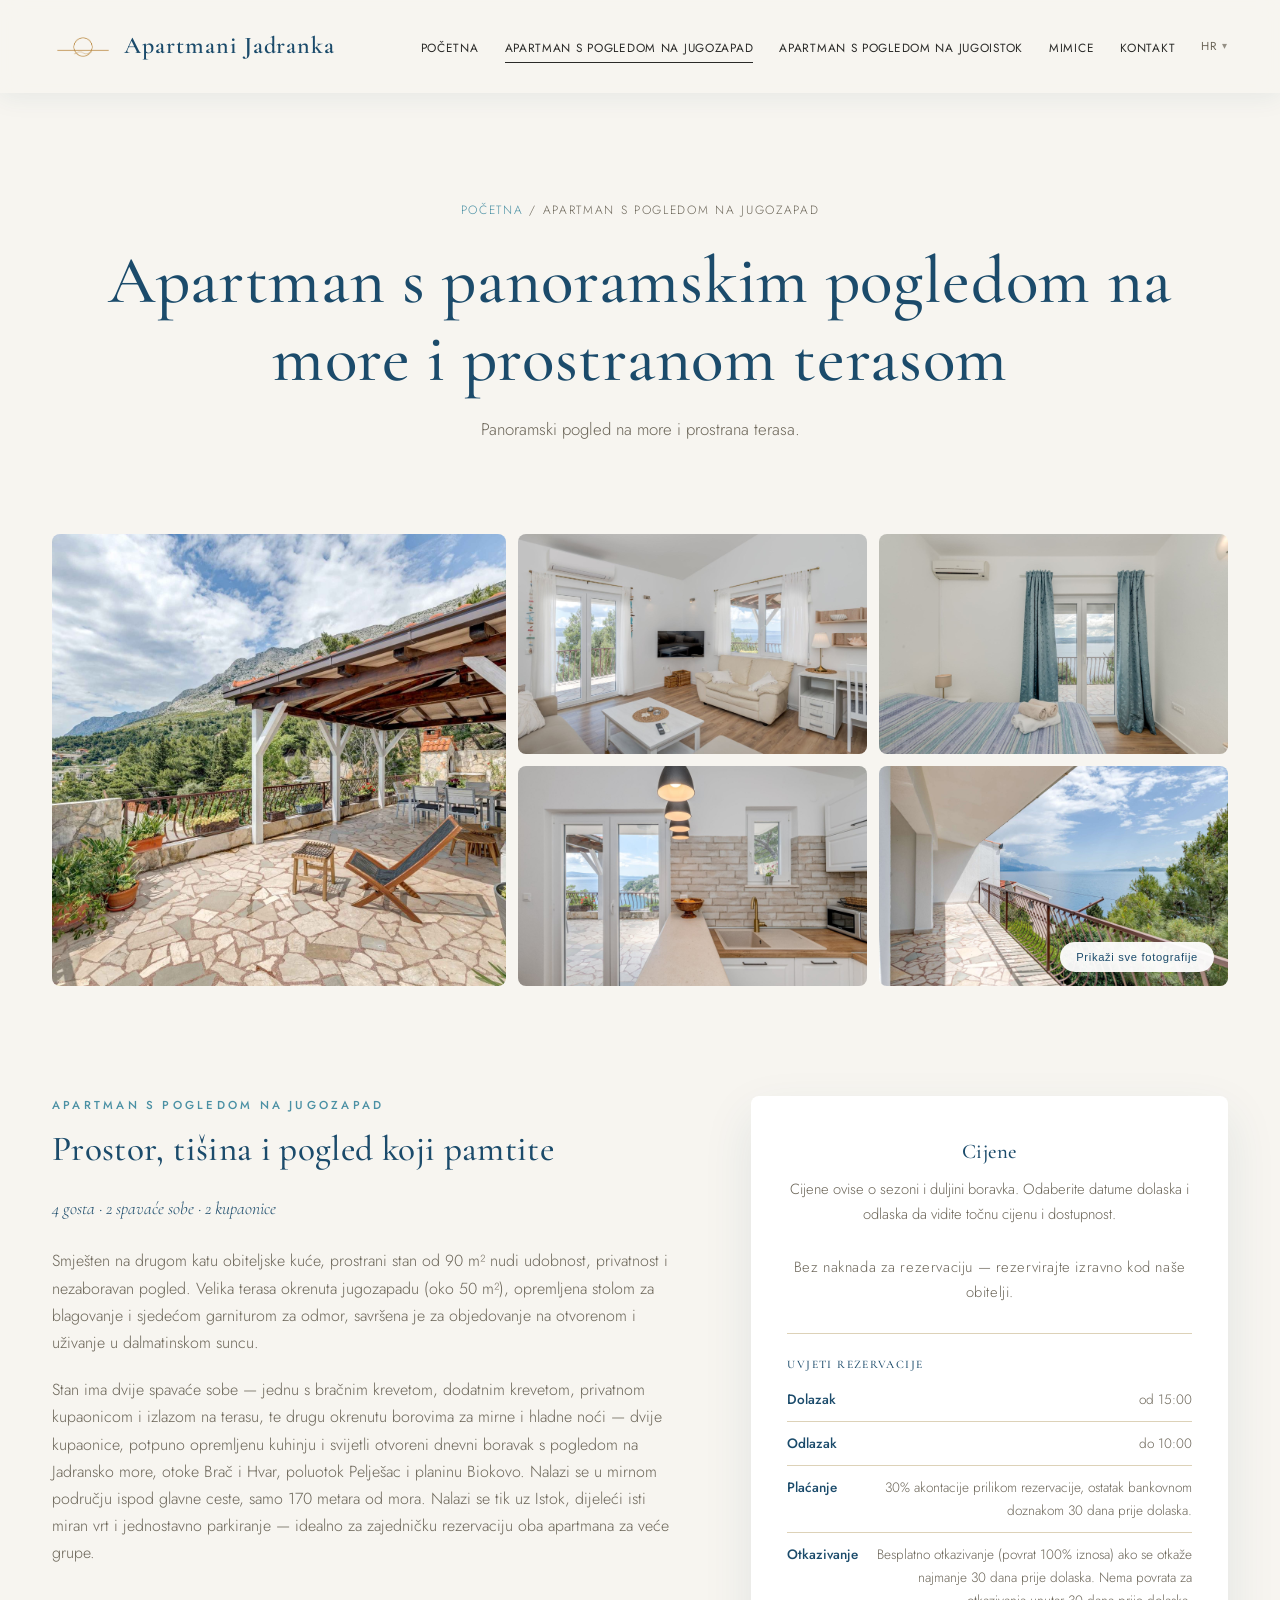
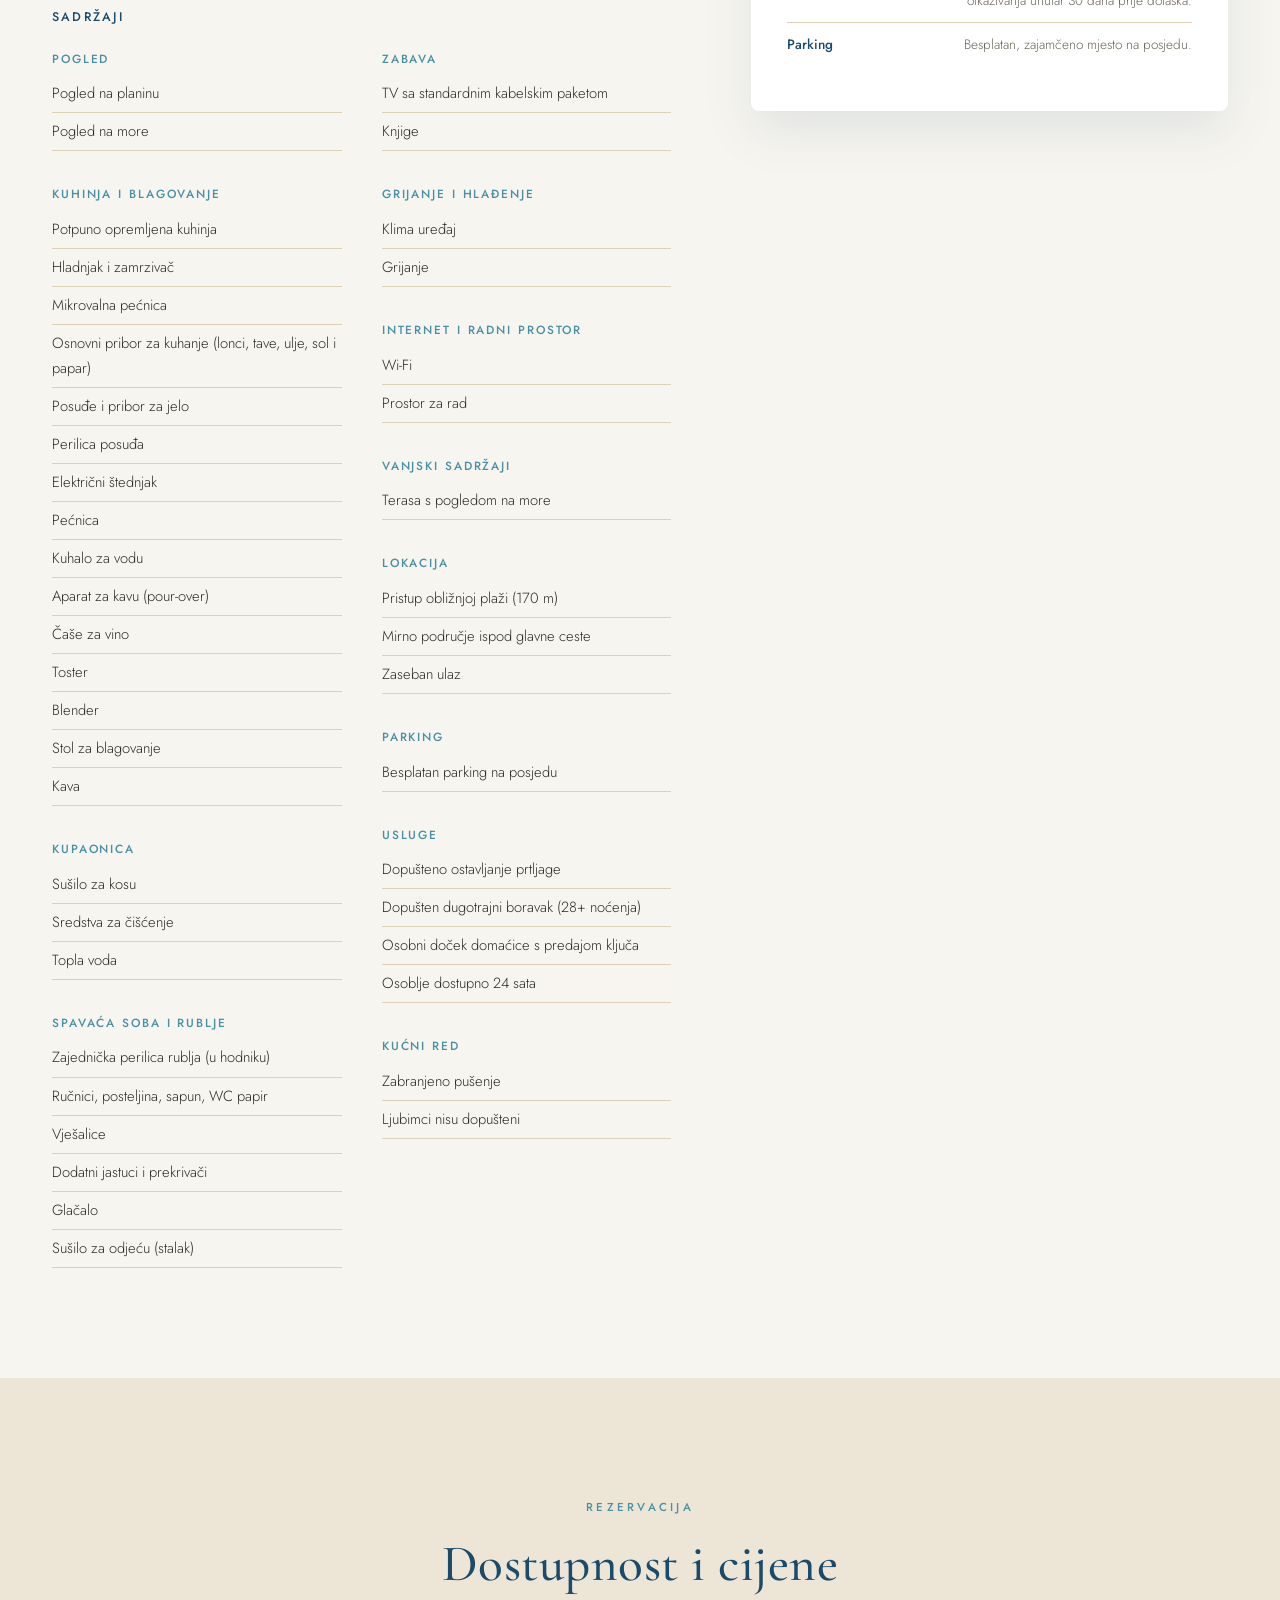
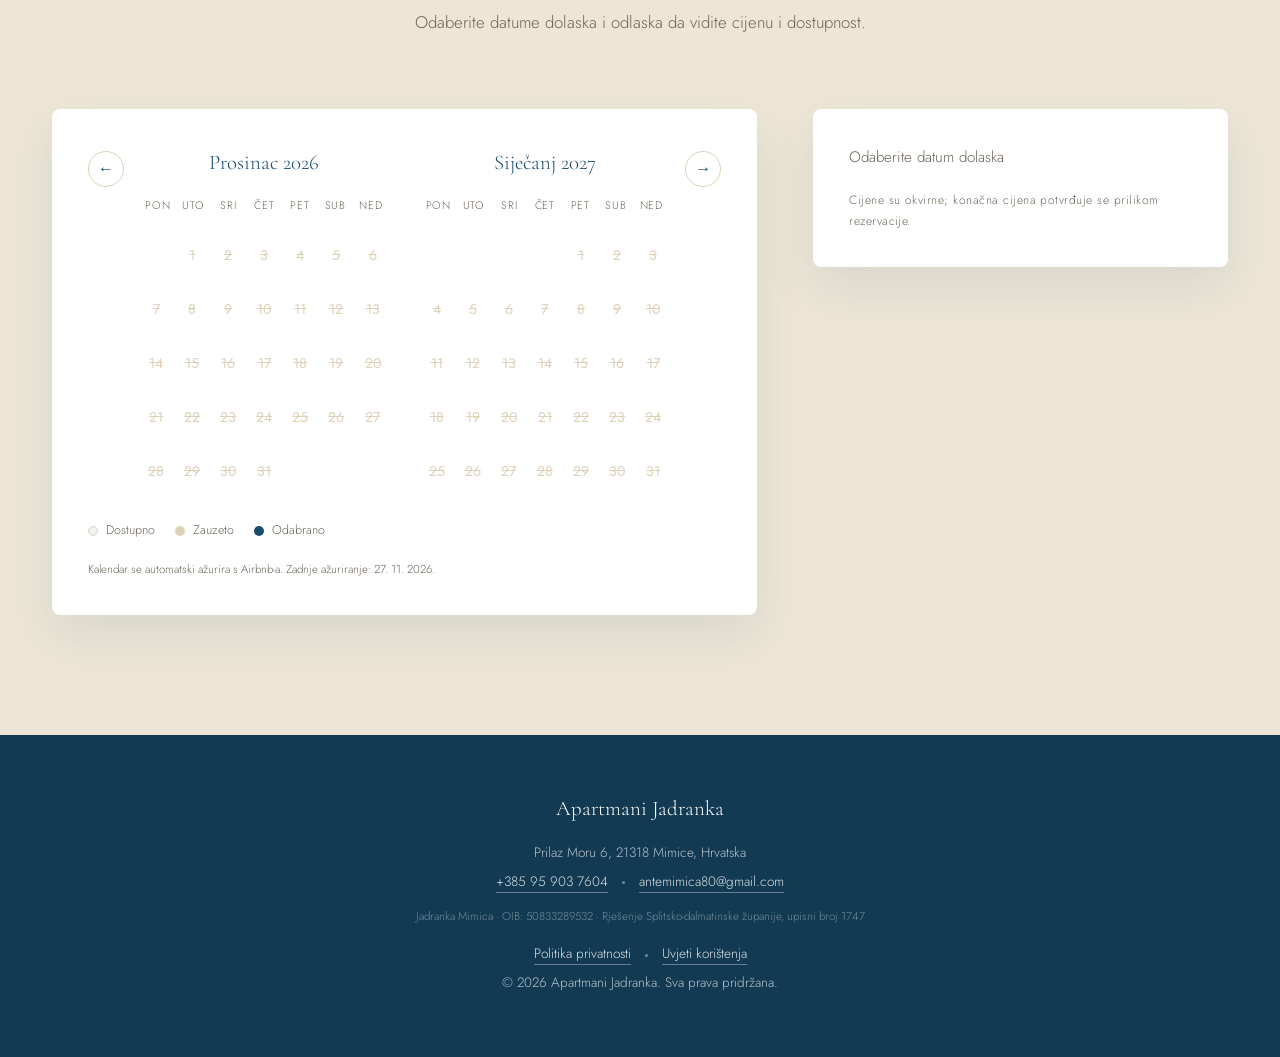
<file: en/pages/stan.html>
<!DOCTYPE html>
<html lang="en">
<head>
  <!-- Google tag (gtag.js) -->
  <script async src="https://www.googletagmanager.com/gtag/js?id=G-CR2MEZJY6G"></script>
  <script>
    window.dataLayer = window.dataLayer || [];
    function gtag(){dataLayer.push(arguments);}
    gtag('js', new Date());
    gtag('config', 'G-CR2MEZJY6G');
  </script>
  <meta charset="UTF-8">
  <meta name="viewport" content="width=device-width, initial-scale=1.0">
  <title data-i18n="stan.title_tag">Panoramic Sea View Apartment with Spacious Terrace | Apartmani Jadranka</title>
  <meta name="description" content="Apartment &quot;Stan&quot; in Mimice on the Omiš Riviera — a spacious terrace with sea views, two bedrooms, sleeps up to 4. Quiet location just 170 m from the beach. Book directly with the host.">
  <meta property="og:title" content="Panoramic Sea View Apartment with Spacious Terrace | Apartmani Jadranka">
  <meta property="og:description" content="Apartment &quot;Stan&quot; in Mimice — a spacious terrace with sea views, two bedrooms, sleeps up to 4.">
  <meta property="og:image" content="https://mimice.hr/images/stan-cover.jpg">
  <meta property="og:url" content="https://mimice.hr/en/pages/stan.html">
  <meta property="og:type" content="website">
  <meta name="twitter:card" content="summary_large_image">
  <meta name="twitter:title" content="Panoramic Sea View Apartment with Spacious Terrace | Apartmani Jadranka">
  <meta name="twitter:description" content="Apartment &quot;Stan&quot; in Mimice — a spacious terrace with sea views, two bedrooms, sleeps up to 4.">
  <meta name="twitter:image" content="https://mimice.hr/images/stan-cover.jpg">
  <link rel="canonical" href="https://mimice.hr/en/pages/stan.html">
  <link rel="alternate" hreflang="hr" href="https://mimice.hr/pages/stan.html">
  <link rel="alternate" hreflang="en" href="https://mimice.hr/en/pages/stan.html">
  <link rel="alternate" hreflang="x-default" href="https://mimice.hr/pages/stan.html">
  <link rel="preconnect" href="https://fonts.googleapis.com">
  <link rel="preconnect" href="https://fonts.gstatic.com" crossorigin>
  <link href="https://fonts.googleapis.com/css2?family=Cormorant+Garamond:wght@500;600&family=Jost:wght@300;400;500&display=swap" rel="stylesheet">
  <link rel="preload" as="image" href="../../images/stan-cover.jpg?v=20260911" fetchpriority="high">
  <link rel="icon" href="../images/favicon.ico?v=20261019" sizes="any">
  <link rel="icon" type="image/png" sizes="32x32" href="../images/favicon-32x32.png?v=20261019">
  <link rel="icon" type="image/png" sizes="16x16" href="../images/favicon-16x16.png?v=20261019">
  <link rel="icon" type="image/png" sizes="48x48" href="../images/favicon-48x48.png?v=20261019">
  <link rel="icon" type="image/png" sizes="96x96" href="../images/favicon-96x96.png?v=20261019">
  <link rel="apple-touch-icon" href="../../images/apple-touch-icon.png">
  <link rel="stylesheet" href="../../css/style.css?v=20260938">
  <script type="application/ld+json">
  {
    "@context": "https://schema.org",
    "@type": "LodgingBusiness",
    "name": "Apartmani Jadranka — Panoramic Sea View Apartment with Spacious Terrace",
    "description": "Spacious 90 m² apartment with panoramic sea views and a large terrace, sleeps 4, on the Omiš Riviera in Mimice, Croatia.",
    "image": "https://mimice.hr/images/stan-cover.jpg",
    "url": "https://mimice.hr/en/pages/stan.html",
    "telephone": "+385959037604",
    "email": "antemimica80@gmail.com",
    "address": {
      "@type": "PostalAddress",
      "streetAddress": "Prilaz Moru 6",
      "addressLocality": "Mimice",
      "postalCode": "21318",
      "addressRegion": "Splitsko-dalmatinska županija",
      "addressCountry": "HR"
    },
    "geo": {
      "@type": "GeoCoordinates",
      "latitude": 43.404,
      "longitude": 16.813
    },
    "checkinTime": "15:00",
    "checkoutTime": "10:00",
    "priceRange": "€50-€210",
    "numberOfRooms": 2,
    "amenityFeature": [
      { "@type": "LocationFeatureSpecification", "name": "Free parking", "value": true },
      { "@type": "LocationFeatureSpecification", "name": "Wi-Fi", "value": true },
      { "@type": "LocationFeatureSpecification", "name": "Air conditioning", "value": true },
      { "@type": "LocationFeatureSpecification", "name": "Sea view", "value": true },
      { "@type": "LocationFeatureSpecification", "name": "Terrace", "value": true },
      { "@type": "LocationFeatureSpecification", "name": "Mountain view", "value": true },
      { "@type": "LocationFeatureSpecification", "name": "Private entrance", "value": true },
      { "@type": "LocationFeatureSpecification", "name": "Dedicated workspace", "value": true },
      { "@type": "LocationFeatureSpecification", "name": "Dishwasher", "value": true },
      { "@type": "LocationFeatureSpecification", "name": "Fully equipped kitchen", "value": true }
    ]
  }
  </script>
</head>
<body data-unit="stan">

  <header class="site-header solid">
    <nav class="nav">
      <a href="../index.html" class="nav-brand"><img src="../../images/nav-logo-icon.png" alt="Apartmani Jadranka logo" class="nav-logo-icon" width="62" height="28" loading="lazy">Apartmani Jadranka</a>
      <ul class="nav-links">
        <li><a href="../index.html" data-i18n="nav.home">Home</a></li>
        <li><a href="stan.html" class="active" data-i18n="nav.stan">South West View Apartment</a></li>
        <li><a href="istok.html" data-i18n="nav.istok">South East View Apartment</a></li>
        <li><a href="../index.html#mimice" data-i18n="nav.mimice">Mimice</a></li>
        <li><a href="../index.html#contact" data-i18n="nav.contact">Contact</a></li>
        <li class="lang-switch">
          <button type="button" class="lang-toggle" aria-haspopup="listbox" aria-expanded="false">
            <span class="lang-current">EN</span>
          </button>
          <ul class="lang-menu" role="listbox">
            <li role="option"><a href="../../pages/stan.html" data-lang-btn="hr">Hrvatski</a></li>
            <li role="option"><button type="button" class="active" data-lang-btn="en">English</button></li>
            <li role="option"><button type="button" data-lang-btn="de">Deutsch</button></li>
            <li role="option"><button type="button" data-lang-btn="pl">Polski</button></li>
            <li role="option"><button type="button" data-lang-btn="cs">Čeština</button></li>
          </ul>
        </li>
      </ul>
      <button class="nav-toggle" aria-label="Toggle menu" aria-expanded="false">
        <span></span><span></span><span></span>
      </button>
      <div class="nav-backdrop"></div>
    </nav>
  </header>

  <main>

  <!-- ============ UNIT HERO ============ -->
  <section class="unit-hero-page">
    <div class="container">
      <p class="breadcrumb"><a href="../index.html" data-i18n="stan.breadcrumb">Home</a> / <span data-i18n="nav.stan">South West View Apartment</span></p>
      <h1 data-i18n="stan.display_name">Panoramic Sea View Apartment with Spacious Terrace</h1>
      <p class="tagline" data-i18n="stan.tagline">Panoramic sea views and a spacious terrace.</p>
    </div>
  </section>

  <!-- ============ GALLERY ============ -->
  <!-- The 5 "featured" photos (class="gallery-featured") are the ones shown in the
       compact preview (js/gallery.js) before a visitor clicks "Show all photos" — move
       the class to different tiles below to change which photos represent the apartment. -->
  <section class="container reveal" style="padding-bottom: 0;">
    <div class="gallery-grid">
      <div class="gallery-item gallery-featured" style="background: url('../../images/stan-cover.jpg?v=20260911') center/cover no-repeat;"><span data-i18n="stan.gallery.terrace">Terrace</span></div>
      <div class="gallery-item" style="background: url('../../images/stan-terrace-2.jpg') center/cover no-repeat;"><span data-i18n="stan.gallery.terrace">Terrace</span></div>
      <div class="gallery-item gallery-featured" style="background: url('../../images/stan-living-1.jpg') center/cover no-repeat;"><span data-i18n="stan.gallery.living">Living room</span></div>
      <div class="gallery-item" style="background: url('../../images/stan-living-2.jpg') center/cover no-repeat;"><span data-i18n="stan.gallery.living">Living room</span></div>
      <div class="gallery-item gallery-featured" style="background: url('../../images/stan-bedroom1-1.jpg') center/cover no-repeat;"><span data-i18n="stan.gallery.bedroom1">Bedroom 1</span></div>
      <div class="gallery-item" style="background: url('../../images/stan-bedroom1-2.jpg') center/cover no-repeat;"><span data-i18n="stan.gallery.bedroom1">Bedroom 1</span></div>
      <div class="gallery-item" style="background: url('../../images/stan-bedroom2-1.jpg') center/cover no-repeat;"><span data-i18n="stan.gallery.bedroom2">Bedroom 2</span></div>
      <div class="gallery-item" style="background: url('../../images/stan-bedroom2-2.jpg') center/cover no-repeat;"><span data-i18n="stan.gallery.bedroom2">Bedroom 2</span></div>
      <div class="gallery-item" style="background: url('../../images/stan-bathroom1-1.jpg') center/cover no-repeat;"><span data-i18n="stan.gallery.bathroom1">Bathroom 1</span></div>
      <div class="gallery-item" style="background: url('../../images/stan-bathroom1-2.jpg') center/cover no-repeat;"><span data-i18n="stan.gallery.bathroom1">Bathroom 1</span></div>
      <div class="gallery-item" style="background: url('../../images/stan-bathroom2-1.jpg') center/cover no-repeat;"><span data-i18n="stan.gallery.bathroom2">Bathroom 2</span></div>
      <div class="gallery-item" style="background: url('../../images/stan-bathroom2-2.jpg') center/cover no-repeat;"><span data-i18n="stan.gallery.bathroom2">Bathroom 2</span></div>
      <div class="gallery-item gallery-featured" style="background: url('../../images/stan-kitchen-1.jpg') center/cover no-repeat;"><span data-i18n="stan.gallery.kitchen">Kitchen</span></div>
      <div class="gallery-item" style="background: url('../../images/stan-kitchen-2.jpg') center/cover no-repeat;"><span data-i18n="stan.gallery.kitchen">Kitchen</span></div>
      <div class="gallery-item gallery-featured" style="background: url('../../images/stan-exterior-1.jpg') center/cover no-repeat;"><span data-i18n="stan.gallery.exterior">Outdoor area</span></div>
      <div class="gallery-item" style="background: url('../../images/stan-exterior-2.jpg') center/cover no-repeat;"><span data-i18n="stan.gallery.exterior">Outdoor area</span></div>
    </div>
  </section>

  <!-- ============ DETAILS ============ -->
  <section class="unit-details">
    <div class="container">
      <div class="unit-details-grid">
        <div class="unit-description reveal">
          <span class="eyebrow" data-i18n="nav.stan">South West View Apartment</span>
          <h2 data-i18n="stan.about_title">Space, Quiet, and a View You'll Remember</h2>
          <span class="sleeps-badge" data-i18n="stan.sleeps">4 guests · 2 bedrooms · 2 bathrooms</span>
          <p data-i18n="stan.desc_p1">Set on the second floor of a family house, this spacious 90 m² apartment offers comfort, privacy, and unforgettable views. The large southwest-facing terrace (about 50 m²), furnished with a dining table and lounge seating, is perfect for outdoor dining, relaxing, and soaking up the Dalmatian sun.</p>
          <p data-i18n="stan.desc_p2">The apartment has two bedrooms — one with a double bed, an extra bed, a private bathroom, and terrace access, and another facing the pine trees for quiet, cool nights — two bathrooms, a fully equipped kitchen, and a bright, open living room looking out over the Adriatic Sea, the islands of Brač and Hvar, the Pelješac peninsula, and Mount Biokovo. Set in a peaceful area below the main road, just 170 meters from the sea. Sits just steps from Istok, sharing the same peaceful garden and easy parking — ideal for booking both units together for larger group getaways.</p>

          <span class="amenities-heading" data-i18n="stan.amenities_heading">Amenities</span>

          <div class="amenities-categories">
            <div class="amenity-category">
              <h4 class="amenity-category-title" data-i18n="stan.cat.scenic">Scenic Views</h4>
              <ul class="amenities-list">
                <li data-i18n="stan.cat.scenic.1">Mountain view</li>
                <li data-i18n="stan.cat.scenic.2">Sea view</li>
              </ul>
            </div>

            <div class="amenity-category">
              <h4 class="amenity-category-title" data-i18n="stan.cat.kitchen">Kitchen &amp; Dining</h4>
              <ul class="amenities-list">
                <li data-i18n="stan.cat.kitchen.1">Fully equipped kitchen</li>
                <li data-i18n="stan.cat.kitchen.2">Refrigerator &amp; freezer</li>
                <li data-i18n="stan.cat.kitchen.3">Microwave</li>
                <li data-i18n="stan.cat.kitchen.4">Cooking basics (pots, pans, oil, salt &amp; pepper)</li>
                <li data-i18n="stan.cat.kitchen.5">Dishes &amp; silverware</li>
                <li data-i18n="stan.cat.kitchen.6">Dishwasher</li>
                <li data-i18n="stan.cat.kitchen.7">Electric stove</li>
                <li data-i18n="stan.cat.kitchen.8">Oven</li>
                <li data-i18n="stan.cat.kitchen.9">Hot water kettle</li>
                <li data-i18n="stan.cat.kitchen.10">Coffee maker (pour-over)</li>
                <li data-i18n="stan.cat.kitchen.11">Wine glasses</li>
                <li data-i18n="stan.cat.kitchen.12">Toaster</li>
                <li data-i18n="stan.cat.kitchen.13">Blender</li>
                <li data-i18n="stan.cat.kitchen.14">Dining table</li>
                <li data-i18n="stan.cat.kitchen.15">Coffee</li>
              </ul>
            </div>

            <div class="amenity-category">
              <h4 class="amenity-category-title" data-i18n="stan.cat.bathroom">Bathroom</h4>
              <ul class="amenities-list">
                <li data-i18n="stan.cat.bathroom.1">Hair dryer</li>
                <li data-i18n="stan.cat.bathroom.2">Cleaning products</li>
                <li data-i18n="stan.cat.bathroom.3">Hot water</li>
              </ul>
            </div>

            <div class="amenity-category">
              <h4 class="amenity-category-title" data-i18n="stan.cat.bedroom">Bedroom &amp; Linens</h4>
              <ul class="amenities-list">
                <li data-i18n="stan.cat.bedroom.1">Shared washing machine (in the hallway)</li>
                <li data-i18n="stan.cat.bedroom.2">Towels, bed linen, soap, toilet paper</li>
                <li data-i18n="stan.cat.bedroom.3">Hangers</li>
                <li data-i18n="stan.cat.bedroom.4">Extra pillows &amp; blankets</li>
                <li data-i18n="stan.cat.bedroom.5">Iron</li>
                <li data-i18n="stan.cat.bedroom.6">Drying rack for clothing</li>
              </ul>
            </div>

            <div class="amenity-category">
              <h4 class="amenity-category-title" data-i18n="stan.cat.entertainment">Entertainment</h4>
              <ul class="amenities-list">
                <li data-i18n="stan.cat.entertainment.1">TV with standard cable</li>
                <li data-i18n="stan.cat.entertainment.2">Books</li>
              </ul>
            </div>

            <div class="amenity-category">
              <h4 class="amenity-category-title" data-i18n="stan.cat.climate">Heating &amp; Cooling</h4>
              <ul class="amenities-list">
                <li data-i18n="stan.cat.climate.1">Air conditioning</li>
                <li data-i18n="stan.cat.climate.2">Heating</li>
              </ul>
            </div>

            <div class="amenity-category">
              <h4 class="amenity-category-title" data-i18n="stan.cat.internet">Internet &amp; Office</h4>
              <ul class="amenities-list">
                <li data-i18n="stan.cat.internet.1">Wi-Fi</li>
                <li data-i18n="stan.cat.internet.2">Dedicated workspace</li>
              </ul>
            </div>

            <div class="amenity-category">
              <h4 class="amenity-category-title" data-i18n="stan.cat.outdoor">Outdoor</h4>
              <ul class="amenities-list">
                <li data-i18n="stan.cat.outdoor.1">Terrace with sea view</li>
              </ul>
            </div>

            <div class="amenity-category">
              <h4 class="amenity-category-title" data-i18n="stan.cat.location">Location</h4>
              <ul class="amenities-list">
                <li data-i18n="stan.cat.location.1">Access to nearby beach (170 m)</li>
                <li data-i18n="stan.cat.location.2">Peaceful area below the main road</li>
                <li data-i18n="stan.cat.location.3">Private entrance</li>
              </ul>
            </div>

            <div class="amenity-category">
              <h4 class="amenity-category-title" data-i18n="stan.cat.parking">Parking</h4>
              <ul class="amenities-list">
                <li data-i18n="stan.cat.parking.1">Free parking on premises</li>
              </ul>
            </div>

            <div class="amenity-category">
              <h4 class="amenity-category-title" data-i18n="stan.cat.services">Services</h4>
              <ul class="amenities-list">
                <li data-i18n="stan.cat.services.1">Luggage drop-off allowed</li>
                <li data-i18n="stan.cat.services.2">Long-term stays allowed (28+ nights)</li>
                <li data-i18n="stan.cat.services.3">Personal welcome and key handover on arrival</li>
                <li data-i18n="stan.cat.services.4">Staff available 24 hours</li>
              </ul>
            </div>

            <div class="amenity-category">
              <h4 class="amenity-category-title" data-i18n="stan.cat.houserules">House Rules</h4>
              <ul class="amenities-list">
                <li data-i18n="stan.cat.houserules.1">No smoking</li>
                <li data-i18n="stan.cat.houserules.2">No pets allowed</li>
              </ul>
            </div>
          </div>
        </div>

        <aside class="pricing-card reveal">
          <h3 data-i18n="istok.pricing_title">Pricing</h3>
          <p data-i18n="istok.pricing_desc">Rates vary by season and length of stay. Select your check-in and check-out dates to see the exact price and availability.</p>
          <p class="pricing-note" data-i18n="istok.pricing_note">No booking fees — reserve directly with our family.</p>

          <h4 class="policy-heading" data-i18n="policy.title">Booking Policy</h4>
          <dl class="policy-list">
            <div class="policy-item">
              <dt data-i18n="policy.checkin_label">Check-in</dt>
              <dd data-i18n="policy.checkin_value">From 3:00 PM</dd>
            </div>
            <div class="policy-item">
              <dt data-i18n="policy.checkout_label">Check-out</dt>
              <dd data-i18n="policy.checkout_value">Until 10:00 AM</dd>
            </div>
            <div class="policy-item">
              <dt data-i18n="policy.payment_label">Payment</dt>
              <dd data-i18n="policy.payment_value">A 30% deposit at booking, with the remaining balance due by bank transfer 30 days before arrival.</dd>
            </div>
            <div class="policy-item">
              <dt data-i18n="policy.cancel_label">Cancellation</dt>
              <dd data-i18n="policy.cancel_value">Free cancellation (100% refund) if cancelled at least 30 days before arrival. No refund for cancellations made within 30 days of arrival.</dd>
            </div>
            <div class="policy-item">
              <dt data-i18n="policy.parking_label">Parking</dt>
              <dd data-i18n="policy.parking_value">Free, guaranteed on-site parking.</dd>
            </div>
          </dl>
        </aside>
      </div>
    </div>
  </section>

  <!-- ============ AVAILABILITY & PRICING ============ -->
  <section id="availability" class="availability-section">
    <div class="container">
      <div class="section-header reveal">
        <span class="eyebrow" data-i18n="calendar.avail.eyebrow">Booking</span>
        <h2 class="section-title" data-i18n="calendar.avail.title">Availability &amp; Pricing</h2>
        <p class="section-subtitle" data-i18n="calendar.avail.subtitle">Select your check-in and check-out dates to see pricing and availability.</p>
      </div>

      <div class="availability-grid reveal">
        <div class="calendar-widget">
          <div class="calendar-header">
            <button type="button" class="calendar-nav" id="calendar-prev" data-i18n-aria-label="calendar.avail.prev" aria-label="Previous month">&larr;</button>
            <div class="calendar-months">
              <div class="calendar-month">
                <span class="calendar-month-label" id="calendar-month-label"></span>
                <div class="calendar-weekdays" id="calendar-weekdays"></div>
                <div class="calendar-days" id="calendar-days"></div>
              </div>
              <div class="calendar-month calendar-month-second">
                <span class="calendar-month-label" id="calendar-month-label-2"></span>
                <div class="calendar-weekdays" id="calendar-weekdays-2"></div>
                <div class="calendar-days" id="calendar-days-2"></div>
              </div>
            </div>
            <button type="button" class="calendar-nav" id="calendar-next" data-i18n-aria-label="calendar.avail.next" aria-label="Next month">&rarr;</button>
          </div>
          <div class="calendar-legend">
            <span class="legend-item"><span class="legend-dot available"></span><span data-i18n="calendar.avail.legend_available">Available</span></span>
            <span class="legend-item"><span class="legend-dot unavailable"></span><span data-i18n="calendar.avail.legend_unavailable">Unavailable</span></span>
            <span class="legend-item"><span class="legend-dot selected"></span><span data-i18n="calendar.avail.legend_selected">Selected</span></span>
          </div>
          <p class="calendar-updated" id="calendar-updated"></p>
        </div>

        <aside class="booking-summary">
          <div id="booking-summary-content">
            <p class="booking-prompt" data-i18n="calendar.avail.prompt_checkin">Select a check-in date</p>
          </div>
          <button type="button" class="text-link booking-clear" id="booking-clear" data-i18n="calendar.avail.clear" style="display: none;">Clear selection</button>
          <p class="pricing-note" data-i18n="calendar.avail.note">Prices are indicative; final price is confirmed at booking.</p>

          <!-- Shown only once valid, available dates meeting the season's minimum stay are selected (see js/calendar.js) -->
          <form id="availability-inquiry-form" class="inquiry-form" action="https://formspree.io/f/mljdrgpj" method="POST" novalidate style="display: none;">
            <input type="text" name="_gotcha" style="display: none;" tabindex="-1" autocomplete="off">
            <input type="hidden" name="_subject" value="">
            <input type="hidden" name="unit" value="">
            <input type="hidden" name="checkin" value="">
            <input type="hidden" name="checkout" value="">
            <input type="hidden" name="nights" value="">
            <input type="hidden" name="total_price" value="">
            <h3 class="inquiry-form-title" data-i18n="calendar.avail.inquiry_title">Send an Inquiry for These Dates</h3>

            <div class="form-group">
              <label for="avail-name" data-i18n="contact.form_name">Full Name</label>
              <input type="text" id="avail-name" name="name" data-i18n-placeholder="contact.form_name_ph" placeholder="Your name" required>
            </div>
            <div class="form-group">
              <label for="avail-email" data-i18n="contact.form_email">Email</label>
              <input type="email" id="avail-email" name="email" placeholder="you@example.com" required>
            </div>
            <div class="form-group">
              <label for="avail-phone" data-i18n="calendar.avail.form_phone">Phone</label>
              <input type="tel" id="avail-phone" name="phone" data-i18n-placeholder="calendar.avail.form_phone_ph" placeholder="Your phone number" required>
            </div>
            <div class="form-row">
              <div class="form-group">
                <label for="avail-adults" data-i18n="calendar.avail.form_adults">Number of adults</label>
                <div class="stepper" data-stepper="adults">
                  <button type="button" class="stepper-btn" data-step="-1" data-i18n-aria-label="calendar.avail.guests_decrease" aria-label="Decrease">&minus;</button>
                  <input type="number" id="avail-adults" name="adults" min="1" max="4" value="1" readonly required>
                  <button type="button" class="stepper-btn" data-step="1" data-i18n-aria-label="calendar.avail.guests_increase" aria-label="Increase">&plus;</button>
                </div>
              </div>
              <div class="form-group">
                <label for="avail-children" data-i18n="calendar.avail.form_children">Number of children</label>
                <div class="stepper" data-stepper="children">
                  <button type="button" class="stepper-btn" data-step="-1" data-i18n-aria-label="calendar.avail.guests_decrease" aria-label="Decrease">&minus;</button>
                  <input type="number" id="avail-children" name="children" min="0" max="3" value="0" readonly>
                  <button type="button" class="stepper-btn" data-step="1" data-i18n-aria-label="calendar.avail.guests_increase" aria-label="Increase">&plus;</button>
                </div>
              </div>
            </div>
            <div class="form-group">
              <label for="avail-message" data-i18n="contact.form_message">Message</label>
              <textarea id="avail-message" name="message" data-i18n-placeholder="calendar.avail.form_message_ph" placeholder="Notes, special requests..."></textarea>
            </div>

            <button type="submit" class="btn btn-primary" data-i18n="calendar.avail.form_submit">Send Inquiry</button>
            <div id="availability-form-status" class="form-status" role="status"></div>
          </form>
        </aside>
      </div>
    </div>
  </section>

  </main>

  <footer class="site-footer">
    <div class="container">
      <p class="footer-brand">Apartmani Jadranka</p>
      <p data-i18n="footer.address">Prilaz Moru 6, 21318 Mimice, Croatia</p>
      <p class="footer-contact">
        <a href="tel:+385959037604">+385 95 903 7604</a>
        <span class="dot" aria-hidden="true"></span>
        <a href="mailto:antemimica80@gmail.com">antemimica80@gmail.com</a>
      </p>
      <p class="footer-legal-id" data-i18n="footer.legal_id">Jadranka Mimica · OIB: 50833289532 · Approval by Split-Dalmatia County, registration no. 1747</p>
      <p class="footer-links">
        <a href="../../privacy.html" data-i18n="footer.privacy_link">Privacy Policy</a>
        <span class="dot" aria-hidden="true"></span>
        <a href="../../terms.html" data-i18n="footer.terms_link">Terms of Use</a>
      </p>
      <p>&copy; <span id="year"></span> Apartmani Jadranka. <span data-i18n="footer.rights">All rights reserved.</span></p>
    </div>
  </footer>

  <script src="../../js/i18n.js?v=20260938"></script>
  <script src="../../js/main.js?v=20260927"></script>
  <script src="../../js/gallery.js?v=20260910"></script>
  <script src="../../js/calendar.js?v=20261010"></script>
  <script>document.getElementById('year').textContent = new Date().getFullYear();</script>
</body>
</html>
</file>
<file: css/style.css>
/* ===========================================================
   Apartmani Jadranka — shared stylesheet
   Boutique Mediterranean: deep sea blue, warm stone white, sand.
   Edit the CSS variables below to retheme the whole site at once.
   =========================================================== */

:root {
  /* --- Colors --- */
  --color-sea-deep: #1b4b6b;
  --color-sea: #4a90a4;
  --color-sea-mist: #eef3f4;
  --color-stone: #f7f5f0;
  --color-sand: #ede6d6;
  --color-sand-dark: #ddd2b8;
  --color-white: #ffffff;
  --color-text: #2a2a28;
  --color-text-light: #6b6558;

  /* --- Type --- */
  --font-display: 'Cormorant Garamond', Georgia, 'Times New Roman', serif;
  --font-body: 'Jost', -apple-system, BlinkMacSystemFont, 'Segoe UI', sans-serif;

  /* --- Layout --- */
  --max-width: 1240px;
  --radius: 4px;
  --radius-lg: 8px;
  --shadow-soft: 0 20px 50px rgba(27, 75, 107, 0.1);
  --shadow-small: 0 6px 20px rgba(27, 75, 107, 0.1);
}

/* --- Reset --- */
* {
  box-sizing: border-box;
  margin: 0;
  padding: 0;
}

html {
  scroll-behavior: smooth;
}

body {
  font-family: var(--font-body);
  font-weight: 300;
  color: var(--color-text);
  background-color: var(--color-stone);
  line-height: 1.7;
  -webkit-font-smoothing: antialiased;
}

img {
  max-width: 100%;
  display: block;
}

a {
  color: inherit;
  text-decoration: none;
}

ul {
  list-style: none;
}

.container {
  width: 100%;
  max-width: var(--max-width);
  margin: 0 auto;
  padding: 0 32px;
}

h1, h2, h3, h4 {
  font-family: var(--font-display);
  font-weight: 500;
  line-height: 1.15;
  color: var(--color-sea-deep);
  letter-spacing: 0.01em;
}

.eyebrow {
  display: block;
  text-transform: uppercase;
  letter-spacing: 0.28em;
  font-size: 0.72rem;
  font-weight: 500;
  color: var(--color-sea);
  margin-bottom: 18px;
}

h2.section-title {
  font-size: clamp(2.2rem, 5vw, 3.2rem);
  font-weight: 500;
  text-align: center;
  margin-bottom: 14px;
}

p.section-subtitle {
  text-align: center;
  color: var(--color-text-light);
  max-width: 560px;
  margin: 0 auto 64px;
  font-size: 1.05rem;
  font-weight: 300;
}

.section-header {
  text-align: center;
  margin-bottom: 72px;
}

section {
  padding: 120px 0;
}

/* --- Scroll reveal --- */
.reveal {
  opacity: 0;
  transform: translateY(28px);
  transition: opacity 0.9s ease, transform 0.9s ease;
}

.reveal.visible {
  opacity: 1;
  transform: translateY(0);
}

.btn {
  display: inline-block;
  padding: 16px 38px;
  border-radius: 999px;
  font-family: var(--font-body);
  font-weight: 500;
  font-size: 0.82rem;
  letter-spacing: 0.14em;
  text-transform: uppercase;
  cursor: pointer;
  border: 1px solid transparent;
  transition: all 0.3s ease;
}

.btn-primary {
  background-color: var(--color-sea-deep);
  color: var(--color-white);
  border-color: var(--color-sea-deep);
}

.btn-primary:hover {
  background-color: transparent;
  color: var(--color-sea-deep);
}

.contact-section .btn-primary:hover {
  background-color: var(--color-white);
  color: var(--color-sea-deep);
}

.btn-outline {
  background-color: transparent;
  border-color: var(--color-sea-deep);
  color: var(--color-sea-deep);
}

.btn-outline:hover {
  background-color: var(--color-sea-deep);
  color: var(--color-white);
}

.text-link {
  display: inline-flex;
  align-items: center;
  gap: 8px;
  font-size: 0.82rem;
  font-weight: 500;
  letter-spacing: 0.14em;
  text-transform: uppercase;
  color: var(--color-sea-deep);
  border-bottom: 1px solid transparent;
  padding-bottom: 4px;
  transition: gap 0.25s ease, border-color 0.25s ease;
}

.text-link:hover {
  gap: 14px;
  border-color: var(--color-sea-deep);
}

/* ===========================================================
   Header / Navigation
   =========================================================== */

.site-header {
  position: fixed;
  top: 0;
  left: 0;
  right: 0;
  z-index: 100;
  background-color: transparent;
  transition: background-color 0.4s ease, box-shadow 0.4s ease, padding 0.4s ease;
}

.site-header.scrolled,
.site-header.solid {
  background-color: rgba(247, 245, 240, 0.94);
  backdrop-filter: blur(10px);
  box-shadow: 0 4px 24px rgba(27, 75, 107, 0.08);
}

.nav {
  display: flex;
  align-items: center;
  justify-content: space-between;
  padding: 26px 32px;
  max-width: var(--max-width);
  margin: 0 auto;
  transition: padding 0.4s ease;
}

.site-header.scrolled .nav {
  padding: 18px 32px;
}

.nav-brand {
  display: flex;
  align-items: center;
  gap: 10px;
  font-family: var(--font-display);
  font-size: 1.5rem;
  font-weight: 600;
  letter-spacing: 0.04em;
  color: var(--color-white);
  transition: color 0.4s ease;
}

.nav-logo-icon {
  height: 28px;
  width: auto;
  flex: none;
}

.site-header.scrolled .nav-brand,
.site-header.solid .nav-brand {
  color: var(--color-sea-deep);
}

.nav-links {
  display: flex;
  gap: 26px;
  align-items: center;
}

.nav-links a {
  font-weight: 400;
  font-size: 0.74rem;
  letter-spacing: 0.06em;
  text-transform: uppercase;
  color: var(--color-white);
  white-space: nowrap;
  padding-bottom: 6px;
  border-bottom: 1px solid transparent;
  transition: border-color 0.25s ease, color 0.4s ease;
}

.site-header.scrolled .nav-links a,
.site-header.solid .nav-links a {
  color: var(--color-text);
}

.nav-links a:hover,
.nav-links a.active {
  border-bottom-color: currentColor;
}

.lang-switch {
  position: relative;
  font-size: 0.72rem;
  letter-spacing: 0.08em;
  color: rgba(255, 255, 255, 0.6);
  transition: color 0.4s ease;
}

.site-header.scrolled .lang-switch,
.site-header.solid .lang-switch {
  color: var(--color-text-light);
}

.lang-toggle {
  display: flex;
  align-items: center;
  gap: 5px;
  background: none;
  border: none;
  padding: 0;
  font-family: var(--font-body);
  font-size: 0.72rem;
  letter-spacing: 0.08em;
  color: inherit;
  cursor: pointer;
}

.lang-toggle::after {
  content: '▾';
  font-size: 0.6rem;
  opacity: 0.7;
}

.lang-menu {
  display: none;
  position: absolute;
  top: calc(100% + 12px);
  right: 0;
  min-width: 130px;
  margin: 0;
  padding: 8px 0;
  list-style: none;
  background-color: var(--color-white);
  border-radius: var(--radius);
  box-shadow: var(--shadow-small);
  z-index: 30;
}

.lang-menu.open {
  display: block;
}

.lang-menu button,
.lang-menu a {
  display: block;
  width: 100%;
  text-align: left;
  background: none;
  border: none;
  padding: 9px 18px;
  font-family: var(--font-body);
  font-size: 0.82rem;
  letter-spacing: 0.02em;
  color: var(--color-text);
  text-decoration: none;
  text-transform: none;
  cursor: pointer;
  transition: background-color 0.15s ease;
}

.lang-menu button:hover,
.lang-menu a:hover {
  background-color: var(--color-sea-mist);
}

.lang-menu button.active,
.lang-menu a.active {
  color: var(--color-sea-deep);
  font-weight: 500;
}

.nav-toggle {
  display: none;
  flex-direction: column;
  justify-content: space-between;
  width: 26px;
  height: 18px;
  background: none;
  border: none;
  cursor: pointer;
  padding: 0;
}

.nav-toggle span {
  display: block;
  height: 1px;
  width: 100%;
  background-color: var(--color-white);
  transition: transform 0.25s ease, opacity 0.25s ease, background-color 0.4s ease;
}

.site-header.scrolled .nav-toggle span,
.site-header.solid .nav-toggle span {
  background-color: var(--color-sea-deep);
}

.nav-toggle[aria-expanded="true"] span:nth-child(1) {
  transform: translateY(8.5px) rotate(45deg);
}

.nav-toggle[aria-expanded="true"] span:nth-child(2) {
  opacity: 0;
}

.nav-toggle[aria-expanded="true"] span:nth-child(3) {
  transform: translateY(-8.5px) rotate(-45deg);
}

/* The hamburger turns into an X above the drawer, so it needs the
   drawer's (dark-on-light) color regardless of header scroll state. */
.nav-toggle[aria-expanded="true"] span {
  background-color: var(--color-sea-deep) !important;
}

.nav-backdrop {
  display: none;
}

/* ===========================================================
   Hero
   =========================================================== */

.hero {
  position: relative;
  min-height: 100vh;
  display: flex;
  align-items: center;
  justify-content: center;
  text-align: center;
  color: var(--color-white);
  overflow: hidden;
  background-color: var(--color-sea-deep);
}

.hero-photo {
  position: absolute;
  inset: 0;
  z-index: 0;
  background-size: cover;
  background-position: center;
  animation: hero-photo-in 1.8s ease both;
}

@keyframes hero-photo-in {
  from { opacity: 0; transform: scale(1.06); }
  to { opacity: 1; transform: scale(1); }
}

.hero::after {
  content: "";
  position: absolute;
  inset: 0;
  z-index: 1;
  background: linear-gradient(180deg, rgba(9, 26, 36, 0.5) 0%, rgba(9, 26, 36, 0.32) 42%, rgba(9, 26, 36, 0.62) 100%);
  pointer-events: none;
}

.hero-content {
  position: relative;
  z-index: 2;
  padding: 0 32px;
  max-width: 760px;
}

.hero-eyebrow {
  text-transform: uppercase;
  letter-spacing: 0.32em;
  font-size: 0.78rem;
  font-weight: 400;
  color: rgba(255, 255, 255, 0.85);
  margin-bottom: 26px;
}

.hero h1 {
  color: var(--color-white);
  font-weight: 500;
  font-size: clamp(2.2rem, 5.5vw, 4.2rem);
  line-height: 1.15;
  margin-bottom: 26px;
  letter-spacing: 0.01em;
}

.hero p {
  font-size: clamp(1rem, 1.6vw, 1.15rem);
  font-weight: 300;
  color: rgba(255, 255, 255, 0.88);
  max-width: 480px;
  margin: 0 auto 44px;
  line-height: 1.8;
}

.scroll-cue {
  position: absolute;
  bottom: 40px;
  left: 50%;
  transform: translateX(-50%);
  z-index: 2;
  width: 1px;
  height: 56px;
  background: linear-gradient(180deg, rgba(255, 255, 255, 0.9), transparent);
}

.weather-badge {
  position: absolute;
  top: 100px;
  right: 28px;
  z-index: 2;
  display: flex;
  align-items: center;
  gap: 9px;
  padding: 9px 18px;
  border-radius: 999px;
  background-color: rgba(255, 255, 255, 0.14);
  backdrop-filter: blur(10px);
  border: 1px solid rgba(255, 255, 255, 0.32);
  color: var(--color-white);
  font-size: 0.85rem;
  font-weight: 300;
  letter-spacing: 0.01em;
}

.weather-icon {
  display: flex;
  align-items: center;
  color: rgba(255, 255, 255, 0.92);
}

.weather-icon svg {
  display: block;
  width: 19px;
  height: 19px;
}

.weather-temp {
  font-weight: 500;
}

.weather-badge .dot {
  width: 3px;
  height: 3px;
  border-radius: 50%;
  background-color: rgba(255, 255, 255, 0.5);
}

/* ===========================================================
   Units overview (homepage)
   =========================================================== */

.units-overview {
  background-color: var(--color-stone);
}

.units-grid {
  display: grid;
  grid-template-columns: repeat(2, 1fr);
  gap: 56px;
}

.unit-card {
  text-align: left;
}

.unit-card-photo {
  height: 420px;
  display: flex;
  align-items: flex-end;
  color: var(--color-white);
  padding: 32px;
  border-radius: var(--radius-lg);
  overflow: hidden;
  position: relative;
  margin-bottom: 28px;
  background: linear-gradient(180deg, rgba(18, 40, 51, 0) 55%, rgba(18, 40, 51, 0.45) 100%), url('../images/stan-cover.jpg?v=20260911') center/cover no-repeat;
  transition: transform 0.6s cubic-bezier(0.22, 1, 0.36, 1);
}

.unit-card-photo.istok {
  background: linear-gradient(180deg, rgba(18, 40, 51, 0) 55%, rgba(18, 40, 51, 0.45) 100%), url('../images/istok-cover.jpg') center/cover no-repeat;
}

.unit-card:hover .unit-card-photo {
  transform: scale(1.03);
}

.unit-card-photo-label {
  position: relative;
  z-index: 2;
  font-family: var(--font-body);
  font-size: 0.72rem;
  letter-spacing: 0.18em;
  text-transform: uppercase;
  opacity: 0.85;
}

.unit-card-body h3 {
  font-size: 1.8rem;
  margin-bottom: 10px;
}

.unit-card-body h3 a {
  transition: color 0.2s ease;
}

.unit-card-body h3 a:hover {
  color: var(--color-sea);
}

.unit-card-body p {
  color: var(--color-text-light);
  margin-bottom: 22px;
  font-weight: 300;
  max-width: 46ch;
}

.unit-card-meta {
  display: flex;
  align-items: center;
  gap: 10px;
  margin-bottom: 8px;
  font-size: 0.8rem;
  letter-spacing: 0.04em;
  color: var(--color-sea-deep);
  font-weight: 500;
}

.unit-card-meta .dot {
  width: 3px;
  height: 3px;
  border-radius: 50%;
  background-color: var(--color-sea);
}

.unit-card-rooms {
  font-size: 0.85rem;
  font-weight: 300;
  color: var(--color-text-light);
  margin-bottom: 26px;
}

.unit-card-actions {
  display: flex;
  align-items: center;
  flex-wrap: wrap;
  gap: 22px;
}

.unit-card-actions .btn {
  padding: 12px 26px;
}

/* ===========================================================
   Guest reviews (rotating marquee — see js/reviews.js)
   =========================================================== */

.reviews-section {
  background-color: var(--color-white);
  overflow: hidden;
}

.reviews-track-wrap {
  overflow-x: auto;
  overflow-y: hidden;
  -webkit-overflow-scrolling: touch;
  scrollbar-width: none;
  -ms-overflow-style: none;
  cursor: grab;
  /* Fade the marquee out at both edges instead of hard-cutting cards. */
  -webkit-mask-image: linear-gradient(90deg, transparent 0, #000 64px, #000 calc(100% - 64px), transparent 100%);
  mask-image: linear-gradient(90deg, transparent 0, #000 64px, #000 calc(100% - 64px), transparent 100%);
}

.reviews-track-wrap::-webkit-scrollbar {
  display: none;
}

.reviews-track-wrap.dragging {
  cursor: grabbing;
  scroll-snap-type: none;
}

.reviews-track {
  display: flex;
  gap: 24px;
  width: max-content;
  padding: 4px 32px;
}

.review-card {
  flex: none;
  width: 320px;
  background-color: var(--color-stone);
  border-radius: var(--radius-lg);
  padding: 28px;
  cursor: pointer;
  transition: box-shadow 0.2s ease;
}

.review-card:hover,
.review-card:focus-visible {
  box-shadow: var(--shadow-soft);
  outline: none;
}

.review-stars {
  color: #d99a3f;
  font-size: 0.85rem;
  letter-spacing: 2px;
  margin-bottom: 14px;
}

.review-quote {
  font-size: 0.95rem;
  font-weight: 300;
  line-height: 1.7;
  color: var(--color-text);
  margin: 0 0 14px;
  display: -webkit-box;
  -webkit-line-clamp: 6;
  -webkit-box-orient: vertical;
  overflow: hidden;
}

.review-more {
  display: block;
  background: none;
  border: none;
  padding: 0;
  margin-bottom: 14px;
  font-size: 0.8rem;
  font-weight: 500;
  color: var(--color-sea-deep);
  text-decoration: underline;
  cursor: pointer;
}

.review-more[hidden] {
  display: none;
}

.review-author {
  font-size: 0.85rem;
  font-weight: 500;
  color: var(--color-sea-deep);
  margin: 0;
}

.review-modal-dialog {
  max-width: 560px;
}

.review-modal-dialog .review-quote {
  -webkit-line-clamp: unset;
  overflow: visible;
  font-size: 1.05rem;
}

/* ===========================================================
   Why stay with us
   =========================================================== */

.why-stay {
  background-color: var(--color-sand);
}

.why-footnote {
  margin-top: 48px;
  padding-top: 24px;
  border-top: 1px solid var(--color-sand-dark);
  color: var(--color-text-light);
  font-size: 0.78rem;
  font-weight: 300;
  font-style: italic;
  line-height: 1.6;
  max-width: 60ch;
}

.features-grid {
  display: grid;
  grid-template-columns: repeat(4, 1fr);
  gap: 0;
}

.feature-card {
  text-align: center;
  padding: 0 28px;
  border-left: 1px solid var(--color-sand-dark);
}

.feature-card:first-child {
  border-left: none;
}

.feature-icon {
  font-family: var(--font-display);
  font-size: 2.4rem;
  font-weight: 500;
  color: var(--color-sea);
  margin-bottom: 20px;
}

.feature-card h3 {
  font-size: 1.2rem;
  margin-bottom: 12px;
}

.feature-card p {
  color: var(--color-text-light);
  font-size: 0.92rem;
  font-weight: 300;
}

/* ===========================================================
   Unit pages
   =========================================================== */

.unit-hero-page {
  padding: 200px 0 90px;
  text-align: center;
  background-color: var(--color-stone);
}

.unit-hero-page .breadcrumb {
  font-size: 0.75rem;
  letter-spacing: 0.14em;
  text-transform: uppercase;
  color: var(--color-text-light);
  margin-bottom: 22px;
}

.unit-hero-page .breadcrumb a {
  color: var(--color-sea);
}

.unit-hero-page h1 {
  font-size: clamp(2.6rem, 6vw, 4.2rem);
  margin-bottom: 18px;
}

.unit-hero-page p.tagline {
  color: var(--color-text-light);
  max-width: 520px;
  margin: 0 auto;
  font-size: 1.05rem;
  font-weight: 300;
}

.gallery-grid {
  display: grid;
  grid-template-columns: repeat(4, 1fr);
  grid-template-rows: repeat(4, 220px);
  gap: 16px;
}

.gallery-item {
  border-radius: var(--radius-lg);
  display: flex;
  align-items: flex-end;
  color: rgba(255, 255, 255, 0.85);
  font-size: 0.72rem;
  letter-spacing: 0.14em;
  text-transform: uppercase;
  padding: 18px;
  background: linear-gradient(160deg, #3d879e 0%, var(--color-sea-deep) 100%);
  transition: transform 0.6s cubic-bezier(0.22, 1, 0.36, 1);
  overflow: hidden;
  /* Replace each placeholder with:
     background: url('../images/your-photo.jpg') center/cover no-repeat; */
}

.gallery-item:hover {
  transform: scale(1.02);
}

.gallery-item:nth-child(1) { background: linear-gradient(160deg, #3d879e 0%, var(--color-sea-deep) 100%); }
.gallery-item:nth-child(2) { background: linear-gradient(160deg, #3d879e 0%, var(--color-sea-deep) 100%); }
.gallery-item:nth-child(3) { background: linear-gradient(160deg, #8a6a4f 0%, #5e4530 100%); }
.gallery-item:nth-child(4) { background: linear-gradient(160deg, #8a6a4f 0%, #5e4530 100%); }
.gallery-item:nth-child(5) { background: linear-gradient(160deg, #7f9587 0%, #4b5d4f 100%); }
.gallery-item:nth-child(6) { background: linear-gradient(160deg, #7f9587 0%, #4b5d4f 100%); }
.gallery-item:nth-child(7) { background: linear-gradient(160deg, var(--color-sea-deep) 0%, #0e2c3f 100%); }
.gallery-item:nth-child(8) { background: linear-gradient(160deg, var(--color-sea-deep) 0%, #0e2c3f 100%); }
.gallery-item:nth-child(9) { background: linear-gradient(160deg, #a6805f 0%, #6b4d34 100%); }
.gallery-item:nth-child(10) { background: linear-gradient(160deg, #a6805f 0%, #6b4d34 100%); }
.gallery-item:nth-child(11) { background: linear-gradient(160deg, #6f7f99 0%, #3c455c 100%); }
.gallery-item:nth-child(12) { background: linear-gradient(160deg, #6f7f99 0%, #3c455c 100%); }
.gallery-item:nth-child(13) { background: linear-gradient(160deg, #9c8a5e 0%, #665a3a 100%); }
.gallery-item:nth-child(14) { background: linear-gradient(160deg, #9c8a5e 0%, #665a3a 100%); }
.gallery-item:nth-child(15) { background: linear-gradient(160deg, #5f9c7f 0%, #2f5240 100%); }
.gallery-item:nth-child(16) { background: linear-gradient(160deg, #5f9c7f 0%, #2f5240 100%); }

/* The full gallery-grid above is the source of truth for photos/labels and
   stays visible as a no-JS fallback; js/gallery.js hides it and builds the
   compact preview + lightbox below once it runs. */
.gallery-grid.gallery-grid-hidden {
  display: none;
}

/* ===========================================================
   Gallery preview (Airbnb-style: 1 large + 4 small) & lightbox
   =========================================================== */

.gallery-preview {
  display: grid;
  grid-template-columns: 1.3fr 1fr 1fr;
  grid-template-rows: repeat(2, 220px);
  gap: 12px;
}

.gallery-preview-tile {
  position: relative;
  border: none;
  padding: 0;
  border-radius: var(--radius-lg);
  overflow: hidden;
  cursor: pointer;
  background-size: cover;
  background-position: center;
  transition: transform 0.6s cubic-bezier(0.22, 1, 0.36, 1);
}

.gallery-preview-tile:hover {
  transform: scale(1.02);
}

.gallery-preview-tile:first-child {
  grid-column: 1;
  grid-row: 1 / span 2;
}

.gallery-show-all {
  position: absolute;
  right: 14px;
  bottom: 14px;
  background-color: rgba(255, 255, 255, 0.94);
  color: var(--color-sea-deep);
  font-size: 0.7rem;
  font-weight: 500;
  letter-spacing: 0.06em;
  padding: 9px 16px;
  border-radius: 999px;
  box-shadow: var(--shadow-small);
}

/* Desktop: the hero tile's own "show all" copy stays hidden — the one on
   the last small tile is the visible entry point (see the mobile override
   below, where it flips). */
.gallery-preview-tile:first-child .gallery-show-all {
  display: none;
}

.lightbox {
  position: fixed;
  inset: 0;
  z-index: 1000;
  background-color: rgba(9, 26, 36, 0.94);
  display: none;
  align-items: center;
  justify-content: center;
}

.lightbox.open {
  display: flex;
}

/* html, not just body, because html is the actual scrolling element on
   some mobile browsers — locking only body leaves the page scrollable
   behind a "fixed" overlay. */
html.lightbox-locked,
body.lightbox-locked {
  overflow: hidden;
}

.lightbox-stage {
  width: min(90vw, 1100px);
  text-align: center;
}

.lightbox-image {
  width: 100%;
  height: min(70vh, 640px);
  background-size: contain;
  background-position: center;
  background-repeat: no-repeat;
  border-radius: var(--radius-lg);
}

.lightbox-caption {
  margin-top: 18px;
  color: var(--color-white);
  font-size: 0.85rem;
  letter-spacing: 0.1em;
  text-transform: uppercase;
}

.lightbox-counter {
  margin-top: 6px;
  color: rgba(255, 255, 255, 0.55);
  font-size: 0.78rem;
}

.lightbox-close,
.lightbox-prev,
.lightbox-next {
  position: absolute;
  background-color: rgba(255, 255, 255, 0.12);
  border: none;
  color: var(--color-white);
  cursor: pointer;
  border-radius: 50%;
  transition: background-color 0.2s ease;
}

.lightbox-close:hover,
.lightbox-prev:hover,
.lightbox-next:hover {
  background-color: rgba(255, 255, 255, 0.24);
}

.lightbox-close {
  top: 24px;
  right: 24px;
  width: 44px;
  height: 44px;
  font-size: 1.4rem;
  line-height: 1;
}

.lightbox-prev,
.lightbox-next {
  top: 50%;
  transform: translateY(-50%);
  width: 52px;
  height: 52px;
  font-size: 1.3rem;
}

.lightbox-prev { left: 24px; }
.lightbox-next { right: 24px; }

.unit-details {
  padding: 110px 0;
}

.unit-details-grid {
  display: grid;
  grid-template-columns: 1.3fr 1fr;
  gap: 80px;
  align-items: start;
}

.unit-description .eyebrow {
  margin-bottom: 14px;
}

.unit-description h2 {
  text-align: left;
  font-size: 2.2rem;
  margin-bottom: 24px;
}

.unit-description p {
  color: var(--color-text-light);
  margin-bottom: 20px;
  font-weight: 300;
}

.sleeps-badge {
  display: inline-block;
  color: var(--color-sea-deep);
  font-family: var(--font-display);
  font-size: 1.1rem;
  font-style: italic;
  margin-bottom: 24px;
}

.amenities-heading {
  font-size: 0.78rem;
  letter-spacing: 0.18em;
  text-transform: uppercase;
  color: var(--color-sea-deep);
  margin-top: 40px;
  margin-bottom: 22px;
  display: block;
  font-weight: 500;
}

.amenities-list {
  display: grid;
  grid-template-columns: repeat(2, 1fr);
  gap: 14px 24px;
}

.amenities-list li {
  font-size: 0.95rem;
  font-weight: 300;
  color: var(--color-text);
  padding-bottom: 14px;
  border-bottom: 1px solid var(--color-sand-dark);
}

/* --- Categorized amenities (Stan, Istok) ---
   Uses CSS multi-column rather than a 2-column grid: a grid pairs each
   category with whatever sits next to it in DOM order and stretches both
   to match the taller one's height, which looks fine when categories have
   similar item counts but leaves a large empty gap under a short category
   next to a long one (e.g. a 2-item "Pogled" next to a 15-item "Kuhinja").
   Columns let each category size to its own content and flow to balance
   the two columns overall. */
.amenities-categories {
  columns: 2;
  column-gap: 40px;
  margin-top: 24px;
}

.amenity-category {
  break-inside: avoid;
  margin-bottom: 36px;
}

.amenity-category-title {
  font-family: var(--font-body);
  font-size: 0.74rem;
  letter-spacing: 0.16em;
  text-transform: uppercase;
  color: var(--color-sea);
  font-weight: 500;
  margin-bottom: 16px;
}

.amenity-category .amenities-list {
  display: block;
}

.amenity-category .amenities-list li {
  font-size: 0.92rem;
  padding-bottom: 6px;
  margin-bottom: 6px;
}

/* ===========================================================
   Availability & Pricing (calendar + booking summary)
   =========================================================== */

.availability-section {
  background-color: var(--color-sand);
}

.availability-grid {
  display: grid;
  grid-template-columns: 1.7fr 1fr;
  gap: 56px;
  align-items: start;
}

.calendar-widget {
  background-color: var(--color-white);
  border-radius: var(--radius-lg);
  padding: 36px;
  box-shadow: var(--shadow-soft);
}

.calendar-header {
  display: flex;
  align-items: flex-start;
  justify-content: space-between;
  gap: 16px;
  margin-bottom: 24px;
}

.calendar-nav {
  flex: none;
  margin-top: 6px;
}

/* Two months side by side (Airbnb-style) so a check-in near month's end
   and a check-out early the next month are both visible at once — no
   navigation needed in between. Collapses to one month on narrow screens
   (see the max-width: 720px override below). */
.calendar-months {
  display: flex;
  flex: 1;
  gap: 32px;
  min-width: 0;
}

.calendar-month {
  flex: 1;
  min-width: 0;
}

.calendar-month-label {
  font-family: var(--font-display);
  font-size: 1.3rem;
  color: var(--color-sea-deep);
  display: block;
  text-align: center;
  margin-bottom: 16px;
}

.calendar-nav {
  width: 36px;
  height: 36px;
  border-radius: 50%;
  border: 1px solid var(--color-sand-dark);
  background: none;
  color: var(--color-sea-deep);
  font-size: 1rem;
  cursor: pointer;
  transition: background-color 0.2s ease, border-color 0.2s ease;
}

.calendar-nav:hover {
  background-color: var(--color-sea-mist);
  border-color: var(--color-sea);
}

.calendar-weekdays {
  display: grid;
  grid-template-columns: repeat(7, 1fr);
  margin-bottom: 8px;
}

.calendar-weekdays span {
  text-align: center;
  font-size: 0.68rem;
  letter-spacing: 0.08em;
  text-transform: uppercase;
  color: var(--color-text-light);
  padding-bottom: 8px;
}

.calendar-days {
  display: grid;
  grid-template-columns: repeat(7, 1fr);
  gap: 4px;
}

.calendar-day {
  display: flex;
  flex-direction: column;
  align-items: center;
  justify-content: center;
  gap: 2px;
  min-height: 50px;
  border: none;
  background: none;
  border-radius: 10px;
  font-family: var(--font-body);
  color: var(--color-text);
  cursor: pointer;
  transition: background-color 0.2s ease, color 0.2s ease;
}

.calendar-day .day-num {
  font-size: 0.88rem;
  font-weight: 400;
}

.calendar-day .day-price {
  font-size: 0.6rem;
  font-weight: 300;
  letter-spacing: 0.01em;
  color: var(--color-text-light);
}

.calendar-day.empty {
  cursor: default;
}

.calendar-day:not(.unavailable):not(.empty):hover {
  background-color: var(--color-sea-mist);
}

.calendar-day.unavailable {
  color: var(--color-sand-dark);
  cursor: not-allowed;
}

.calendar-day.unavailable .day-num {
  text-decoration: line-through;
}

.calendar-day.below-min {
  color: var(--color-sand-dark);
  cursor: not-allowed;
  opacity: 0.55;
}

.calendar-day.selected {
  background-color: var(--color-sea-deep);
  color: var(--color-white);
}

.calendar-day.selected .day-price {
  color: rgba(255, 255, 255, 0.75);
}

.calendar-day.in-range {
  background-color: var(--color-sea-mist);
  border-radius: 0;
}

.calendar-legend {
  display: flex;
  gap: 20px;
  margin-top: 24px;
  flex-wrap: wrap;
}

.legend-item {
  display: flex;
  align-items: center;
  gap: 8px;
  font-size: 0.78rem;
  color: var(--color-text-light);
}

.legend-dot {
  width: 10px;
  height: 10px;
  border-radius: 50%;
  display: inline-block;
}

.legend-dot.available {
  background-color: var(--color-sea-mist);
  border: 1px solid var(--color-sand-dark);
}

.legend-dot.unavailable {
  background-color: var(--color-sand-dark);
}

.legend-dot.selected {
  background-color: var(--color-sea-deep);
}

.calendar-updated {
  margin-top: 18px;
  font-size: 0.72rem;
  color: var(--color-text-light);
}

.booking-summary {
  background-color: var(--color-white);
  border-radius: var(--radius-lg);
  padding: 36px;
  box-shadow: var(--shadow-soft);
  position: sticky;
  top: 130px;
}

.booking-prompt {
  font-size: 0.95rem;
  color: var(--color-text-light);
  font-weight: 300;
}

.booking-prompt.unavailable-msg {
  color: #9c3a26;
}

.booking-dates {
  font-family: var(--font-display);
  font-size: 1.3rem;
  color: var(--color-sea-deep);
  margin-bottom: 18px;
}

.booking-line {
  display: flex;
  justify-content: space-between;
  padding: 12px 0;
  border-top: 1px solid var(--color-sand-dark);
  font-size: 0.92rem;
  color: var(--color-text-light);
  font-weight: 300;
}

.booking-line.total {
  color: var(--color-sea-deep);
  font-weight: 500;
  font-size: 1.05rem;
}

.booking-clear {
  margin-top: 16px;
  margin-bottom: 4px;
}

.booking-summary .pricing-note {
  margin-top: 20px;
  text-align: left;
}

.inquiry-form {
  margin-top: 28px;
  padding-top: 28px;
  border-top: 1px solid var(--color-sand-dark);
}

.inquiry-form-title {
  font-size: 1.05rem;
  color: var(--color-sea-deep);
  margin-bottom: 20px;
}

.inquiry-form .btn {
  width: 100%;
  text-align: center;
}

.pricing-card {
  background-color: var(--color-white);
  border-radius: var(--radius-lg);
  padding: 44px 36px;
  box-shadow: var(--shadow-soft);
  position: sticky;
  top: 130px;
  text-align: center;
}

.pricing-card h3 {
  font-size: 1.3rem;
  margin-bottom: 14px;
}

.pricing-card p {
  color: var(--color-text-light);
  font-size: 0.92rem;
  font-weight: 300;
  margin-bottom: 28px;
}

.pricing-note {
  margin-top: 18px;
  font-size: 0.75rem;
  letter-spacing: 0.04em;
  color: var(--color-text-light);
}

.policy-heading {
  margin-top: 28px;
  padding-top: 24px;
  border-top: 1px solid var(--color-sand-dark);
  font-size: 0.72rem;
  letter-spacing: 0.12em;
  text-transform: uppercase;
  color: var(--color-sea-deep);
  text-align: left;
}

.policy-list {
  margin-top: 16px;
  text-align: left;
}

.policy-item {
  display: flex;
  justify-content: space-between;
  align-items: baseline;
  gap: 16px;
  padding: 10px 0;
  border-top: 1px solid var(--color-sand-dark);
  font-size: 0.85rem;
}

.policy-item:first-child {
  border-top: none;
  padding-top: 0;
}

.policy-item dt {
  color: var(--color-sea-deep);
  font-weight: 500;
  flex: none;
}

.policy-item dd {
  color: var(--color-text-light);
  font-weight: 300;
  text-align: right;
}

/* ===========================================================
   Contact / Availability
   =========================================================== */

.contact-section {
  background-color: var(--color-sea-deep);
  color: var(--color-white);
}

.contact-section h2.section-title,
.contact-section .eyebrow {
  color: var(--color-white);
}

.contact-section p.section-subtitle {
  color: rgba(255, 255, 255, 0.72);
}

.contact-grid {
  display: grid;
  grid-template-columns: 1.1fr 0.9fr;
  gap: 64px;
  align-items: start;
}

.contact-grid-solo {
  grid-template-columns: 1fr;
  justify-items: center;
}

.contact-grid-solo .host-card {
  max-width: 420px;
  width: 100%;
}

.contact-map {
  margin-top: 48px;
  border-radius: var(--radius-lg);
  overflow: hidden;
  box-shadow: var(--shadow-soft);
}

.contact-map iframe {
  display: block;
  width: 100%;
  height: 320px;
}

.form-row {
  display: grid;
  grid-template-columns: 1fr 1fr;
  gap: 20px;
}

.form-group {
  margin-bottom: 24px;
}

.form-group label {
  display: block;
  font-size: 0.72rem;
  letter-spacing: 0.12em;
  text-transform: uppercase;
  color: var(--color-sea-deep);
  margin-bottom: 10px;
}

.form-group input,
.form-group select,
.form-group textarea {
  width: 100%;
  padding: 12px 2px;
  border: none;
  border-bottom: 1px solid var(--color-sand-dark);
  border-radius: 0;
  font-family: var(--font-body);
  font-weight: 300;
  font-size: 0.95rem;
  color: var(--color-text);
  background-color: transparent;
  transition: border-color 0.2s ease;
}

.form-group input:focus,
.form-group select:focus,
.form-group textarea:focus {
  outline: none;
  border-color: var(--color-sea-deep);
}

.form-group textarea {
  resize: vertical;
  min-height: 90px;
}

.form-group .stepper {
  display: flex;
  align-items: center;
  gap: 14px;
}

.form-group .stepper input {
  width: auto;
  flex: 1;
  text-align: center;
  padding: 8px 2px;
  cursor: default;
}

.stepper input::-webkit-outer-spin-button,
.stepper input::-webkit-inner-spin-button {
  -webkit-appearance: none;
  margin: 0;
}

.stepper input[type="number"] {
  -moz-appearance: textfield;
}

.stepper-btn {
  flex: none;
  width: 32px;
  height: 32px;
  border-radius: 50%;
  border: 1px solid var(--color-sand-dark);
  background: none;
  color: var(--color-sea-deep);
  font-size: 1.05rem;
  line-height: 1;
  cursor: pointer;
  transition: background-color 0.2s ease, border-color 0.2s ease, opacity 0.2s ease;
}

.stepper-btn:hover:not(:disabled) {
  background-color: var(--color-sea-mist);
  border-color: var(--color-sea);
}

.stepper-btn:disabled {
  opacity: 0.3;
  cursor: not-allowed;
}

.form-status {
  margin-top: 20px;
  padding: 16px 18px;
  border-radius: var(--radius);
  font-size: 0.88rem;
  font-weight: 400;
  display: none;
}

.form-status.visible {
  display: block;
}

.form-status.success {
  background-color: #e2f4e6;
  color: #276b3b;
}

.form-status.error {
  background-color: #fbe4e0;
  color: #9c3a26;
}

.form-status.sending {
  display: block;
  background-color: rgba(255, 255, 255, 0.12);
  color: var(--color-text-light);
}

.host-card {
  background-color: var(--color-white);
  border-radius: var(--radius-lg);
  padding: 44px;
  box-shadow: var(--shadow-soft);
  text-align: center;
}

.host-avatar {
  width: 88px;
  height: 88px;
  border-radius: 50%;
  object-fit: cover;
  display: block;
  margin: 0 auto 20px;
}

.host-name {
  color: var(--color-sea-deep);
  font-size: 1.4rem;
  margin-bottom: 4px;
}

.host-role {
  font-size: 0.78rem;
  letter-spacing: 0.1em;
  text-transform: uppercase;
  color: var(--color-text-light);
  margin-bottom: 20px;
}

.host-blurb {
  color: var(--color-text-light);
  font-weight: 300;
  margin-bottom: 28px;
}

.host-contact-links {
  display: flex;
  flex-direction: column;
  gap: 14px;
}

.host-contact-btn {
  display: block;
  padding: 16px 24px;
  border: 1px solid var(--color-sand-dark);
  border-radius: 999px;
  background-color: var(--color-white);
  color: var(--color-sea-deep);
  font-family: var(--font-body);
  font-size: 0.85rem;
  font-weight: 500;
  letter-spacing: 0.04em;
  text-transform: uppercase;
  text-align: center;
  transition: background-color 0.2s ease, border-color 0.2s ease;
}

.host-contact-btn:hover {
  background-color: var(--color-sea-mist);
  border-color: var(--color-sea);
}

.host-email-form {
  text-align: left;
}

/* ===========================================================
   Modal (shared: guest-review "read more" dialog)
   =========================================================== */

.modal-overlay {
  position: fixed;
  inset: 0;
  background-color: rgba(15, 32, 45, 0.55);
  display: flex;
  align-items: center;
  justify-content: center;
  padding: 20px;
  z-index: 1000;
}

.modal-overlay[hidden] {
  display: none;
}

.modal-dialog {
  position: relative;
  background-color: var(--color-white);
  border-radius: var(--radius-lg);
  padding: 44px;
  max-width: 460px;
  width: 100%;
  max-height: 85vh;
  max-height: 85dvh;
  overflow: hidden;
  box-shadow: var(--shadow-soft);
}

/* Scrolling is driven entirely by this element's own explicit max-height
   (padding is 44px top + 44px bottom = 88px) rather than by flex-shrink —
   a flex column + min-height:0 child was tried twice and didn't reliably
   become touch-scrollable on real iOS Safari, so this avoids that
   mechanism altogether in favor of a plain, universally-supported
   max-height + overflow-y:auto block. */
.modal-scroll {
  max-height: calc(85vh - 88px);
  max-height: calc(85dvh - 88px);
  overflow-y: auto;
  -webkit-overflow-scrolling: touch;
}

.modal-dialog h3 {
  color: var(--color-sea-deep);
  margin-bottom: 24px;
  padding-right: 24px;
}

.modal-close {
  position: absolute;
  top: 16px;
  right: 20px;
  border: none;
  background: none;
  font-size: 1.6rem;
  line-height: 1;
  color: var(--color-text-light);
  cursor: pointer;
}

.modal-close:hover {
  color: var(--color-sea-deep);
}

html.modal-open {
  overflow: hidden;
}

body.modal-open {
  position: fixed;
  left: 0;
  right: 0;
  overflow: hidden;
  /* top offset is set inline in JS to the negative of the scroll position
     being locked in place — see js/reviews.js openModal()/closeModal(). */
}

/* ===========================================================
   Mimice
   =========================================================== */

.mimice-section {
  background-color: var(--color-white);
}

.mimice-distances {
  display: flex;
  justify-content: center;
  align-items: center;
  gap: 14px;
  flex-wrap: wrap;
  margin-top: 40px;
  font-size: 0.95rem;
  color: var(--color-sea-deep);
}

.mimice-distances strong {
  font-weight: 500;
}

.mimice-distances .dot {
  width: 4px;
  height: 4px;
  border-radius: 50%;
  background-color: var(--color-sea);
}

.mimice-highlights {
  display: grid;
  grid-template-columns: repeat(4, 1fr);
  gap: 24px;
  margin-top: 56px;
}

.mimice-highlight-card {
  background-color: var(--color-stone);
  border-radius: var(--radius-lg);
  padding: 32px 28px;
  text-align: center;
}

.mimice-highlight-card h3 {
  color: var(--color-sea-deep);
  font-size: 1.15rem;
  margin-bottom: 12px;
}

.mimice-highlight-card p {
  color: var(--color-text-light);
  font-weight: 300;
  font-size: 0.9rem;
}

.mimice-highlight-link {
  margin-top: 16px;
  font-size: 0.72rem;
}

/* ===========================================================
   Footer
   =========================================================== */

.site-footer {
  background-color: #123a52;
  color: rgba(255, 255, 255, 0.7);
  padding: 56px 0;
  text-align: center;
  font-size: 0.85rem;
  font-weight: 300;
}

.site-footer .footer-brand {
  font-family: var(--font-display);
  font-size: 1.3rem;
  color: var(--color-white);
  margin-bottom: 14px;
}

.site-footer p {
  margin-bottom: 6px;
}

.footer-contact a {
  color: rgba(255, 255, 255, 0.85);
  border-bottom: 1px solid rgba(255, 255, 255, 0.35);
  padding-bottom: 1px;
  transition: color 0.2s ease, border-color 0.2s ease;
}

.footer-contact a:hover {
  color: var(--color-white);
  border-color: var(--color-white);
}

.footer-contact .dot {
  display: inline-block;
  width: 3px;
  height: 3px;
  border-radius: 50%;
  background-color: rgba(255, 255, 255, 0.4);
  margin: 0 10px;
  vertical-align: middle;
}

.footer-legal-id {
  font-size: 0.72rem;
  opacity: 0.6;
  margin-top: 14px;
}

.footer-links {
  margin-top: 16px;
}

.footer-links a {
  color: rgba(255, 255, 255, 0.85);
  border-bottom: 1px solid rgba(255, 255, 255, 0.35);
  padding-bottom: 1px;
  transition: color 0.2s ease, border-color 0.2s ease;
}

.footer-links a:hover {
  color: var(--color-white);
  border-color: var(--color-white);
}

.footer-links .dot {
  display: inline-block;
  width: 3px;
  height: 3px;
  border-radius: 50%;
  background-color: rgba(255, 255, 255, 0.4);
  margin: 0 10px;
  vertical-align: middle;
}

/* ===========================================================
   Legal pages (Privacy Policy, Terms of Use)
   =========================================================== */

.legal-content {
  background-color: var(--color-white);
}

.legal-article {
  max-width: 720px;
  margin: 0 auto;
}

.legal-article h2 {
  font-size: 1.25rem;
  color: var(--color-sea-deep);
  margin-top: 44px;
  margin-bottom: 14px;
}

.legal-article h2:first-child {
  margin-top: 0;
}

.legal-article p {
  color: var(--color-text-light);
  font-weight: 300;
  line-height: 1.75;
}

/* ===========================================================
   Responsive
   =========================================================== */

/* The full-text nav ("Apartman s pogledom na more", etc.) needs real
   room to fit on one line — it wraps well before typical phone/tablet
   breakpoints (including landscape phones up to ~1100px), so the
   mobile drawer kicks in much earlier than other layout changes below. */
@media (max-width: 1180px) {
  .nav-brand {
    font-size: 1.25rem;
    gap: 8px;
    white-space: nowrap;
  }

  .nav-logo-icon {
    height: 22px;
  }

  .nav-toggle {
    display: flex;
    position: relative;
    z-index: 1002;
  }

  /* height is set explicitly (not via top+bottom) because the header uses
     backdrop-filter when scrolled/solid, which makes it a new containing
     block for fixed descendants — bottom:0 would then resolve against the
     header's own (short) box instead of the viewport. */
  .nav-links {
    position: fixed;
    top: 0;
    right: 0;
    height: 100vh;
    height: 100dvh;
    width: 78%;
    max-width: 320px;
    background-color: var(--color-stone);
    flex-direction: column;
    align-items: flex-start;
    justify-content: flex-start;
    padding: 40px;
    padding-top: max(40px, env(safe-area-inset-top, 0px));
    gap: 30px;
    box-shadow: -10px 0 40px rgba(27, 75, 107, 0.15);
    transform: translateX(100%);
    transition: transform 0.35s ease;
    z-index: 1001;
    overflow-y: auto;
  }

  .nav-links.open {
    transform: translateX(0);
  }

  .nav-links a {
    color: var(--color-text) !important;
    font-size: 0.9rem;
    white-space: normal;
  }

  .nav-links .lang-switch {
    color: var(--color-text-light) !important;
    margin-top: 8px;
  }

  .nav-links .lang-toggle {
    color: inherit !important;
  }

  .nav-links .lang-menu {
    left: 0;
    right: auto;
  }

  .nav-backdrop {
    display: block;
    position: fixed;
    top: 0;
    left: 0;
    right: 0;
    height: 100vh;
    height: 100dvh;
    background-color: rgba(15, 32, 45, 0.5);
    z-index: 1000;
    opacity: 0;
    visibility: hidden;
    transition: opacity 0.35s ease, visibility 0.35s ease;
  }

  .nav-backdrop.open {
    opacity: 1;
    visibility: visible;
  }

  html.nav-open,
  body.nav-open {
    overflow: hidden;
  }
}

@media (max-width: 900px) {
  .units-grid {
    grid-template-columns: 1fr;
    gap: 32px;
  }

  .unit-card {
    background-color: var(--color-white);
    border-radius: var(--radius-lg);
    box-shadow: var(--shadow-soft);
    padding: 16px 16px 32px;
  }

  .unit-card-photo {
    height: 220px;
    margin-bottom: 20px;
  }

  .features-grid {
    grid-template-columns: repeat(2, 1fr);
    row-gap: 48px;
  }

  .feature-card:nth-child(3) {
    border-left: none;
  }

  .unit-details-grid {
    grid-template-columns: 1fr;
    gap: 56px;
  }

  .pricing-card {
    position: static;
  }

  .amenities-categories {
    columns: 1;
  }

  .amenity-category {
    margin-bottom: 28px;
  }

  .availability-grid {
    grid-template-columns: 1fr;
    gap: 40px;
  }

  .booking-summary {
    position: static;
  }

  .contact-grid {
    grid-template-columns: 1fr;
  }

  .mimice-highlights {
    grid-template-columns: repeat(2, 1fr);
  }

  .gallery-grid {
    grid-template-columns: repeat(2, 1fr);
    grid-template-rows: repeat(8, 180px);
  }
}

@media (max-width: 720px) {
  section {
    padding: 80px 0;
  }

  .review-card {
    width: 260px;
    padding: 22px;
  }

  .reviews-track-wrap {
    -webkit-mask-image: linear-gradient(90deg, transparent 0, #000 32px, #000 calc(100% - 32px), transparent 100%);
    mask-image: linear-gradient(90deg, transparent 0, #000 32px, #000 calc(100% - 32px), transparent 100%);
  }

  .gallery-preview {
    grid-template-columns: 1fr;
    grid-template-rows: 260px;
  }

  .gallery-preview-tile:not(:first-child) {
    display: none;
  }

  .gallery-preview-tile:first-child {
    grid-column: 1;
    grid-row: 1;
  }

  .gallery-preview-tile:first-child .gallery-show-all {
    display: inline-block;
  }

  .lightbox-close {
    top: 14px;
    right: 14px;
    width: 38px;
    height: 38px;
  }

  .lightbox-prev,
  .lightbox-next {
    width: 42px;
    height: 42px;
  }

  .lightbox-prev { left: 10px; }
  .lightbox-next { right: 10px; }

  .section-header {
    margin-bottom: 48px;
  }

  p.section-subtitle {
    margin-bottom: 48px;
  }

  .form-row {
    grid-template-columns: 1fr;
  }

  .amenities-list {
    grid-template-columns: 1fr;
  }

  .unit-hero-page {
    padding-top: 160px;
  }

  .calendar-widget,
  .booking-summary {
    padding: 26px;
  }

  .calendar-month-label {
    font-size: 1.1rem;
  }

  /* Only room for one month on narrow screens — the "next" button still
     steps a month at a time, same as the two-month desktop view. */
  .calendar-month-second {
    display: none;
  }

  .calendar-day {
    min-height: 42px;
  }

  .calendar-day .day-price {
    font-size: 0.54rem;
  }
}

@media (max-width: 520px) {
  .features-grid {
    grid-template-columns: 1fr;
    gap: 16px;
  }

  .feature-card {
    display: flex;
    align-items: flex-start;
    gap: 18px;
    text-align: left;
    background-color: var(--color-stone);
    border-left: none;
    border-radius: var(--radius-lg);
    padding: 22px 22px;
  }

  .feature-icon {
    flex: none;
    width: 30px;
    font-size: 1rem;
    margin-bottom: 0;
    padding-top: 3px;
  }

  .mimice-highlights {
    grid-template-columns: 1fr;
  }

  .weather-badge {
    top: 84px;
    right: 16px;
    padding: 7px 14px;
    font-size: 0.78rem;
    gap: 7px;
  }

  .weather-icon svg {
    width: 16px;
    height: 16px;
  }
}
</file>
